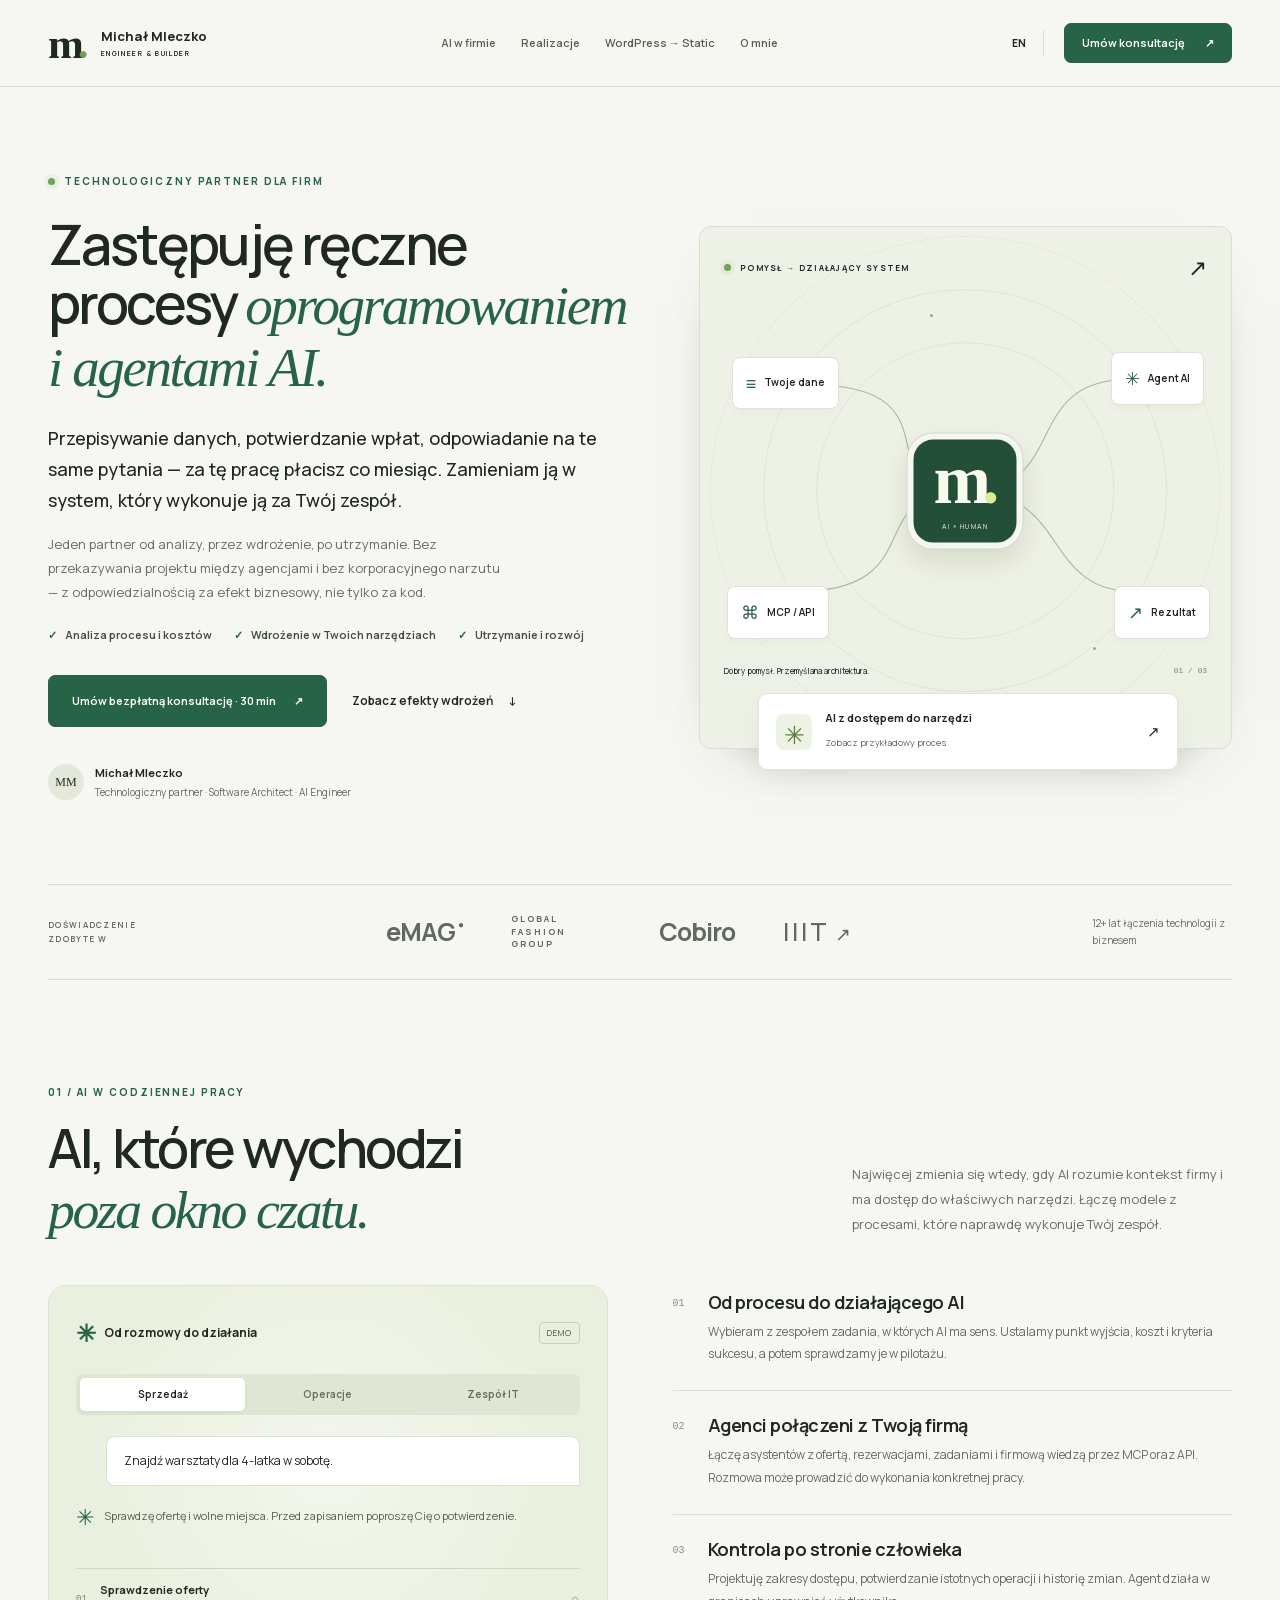
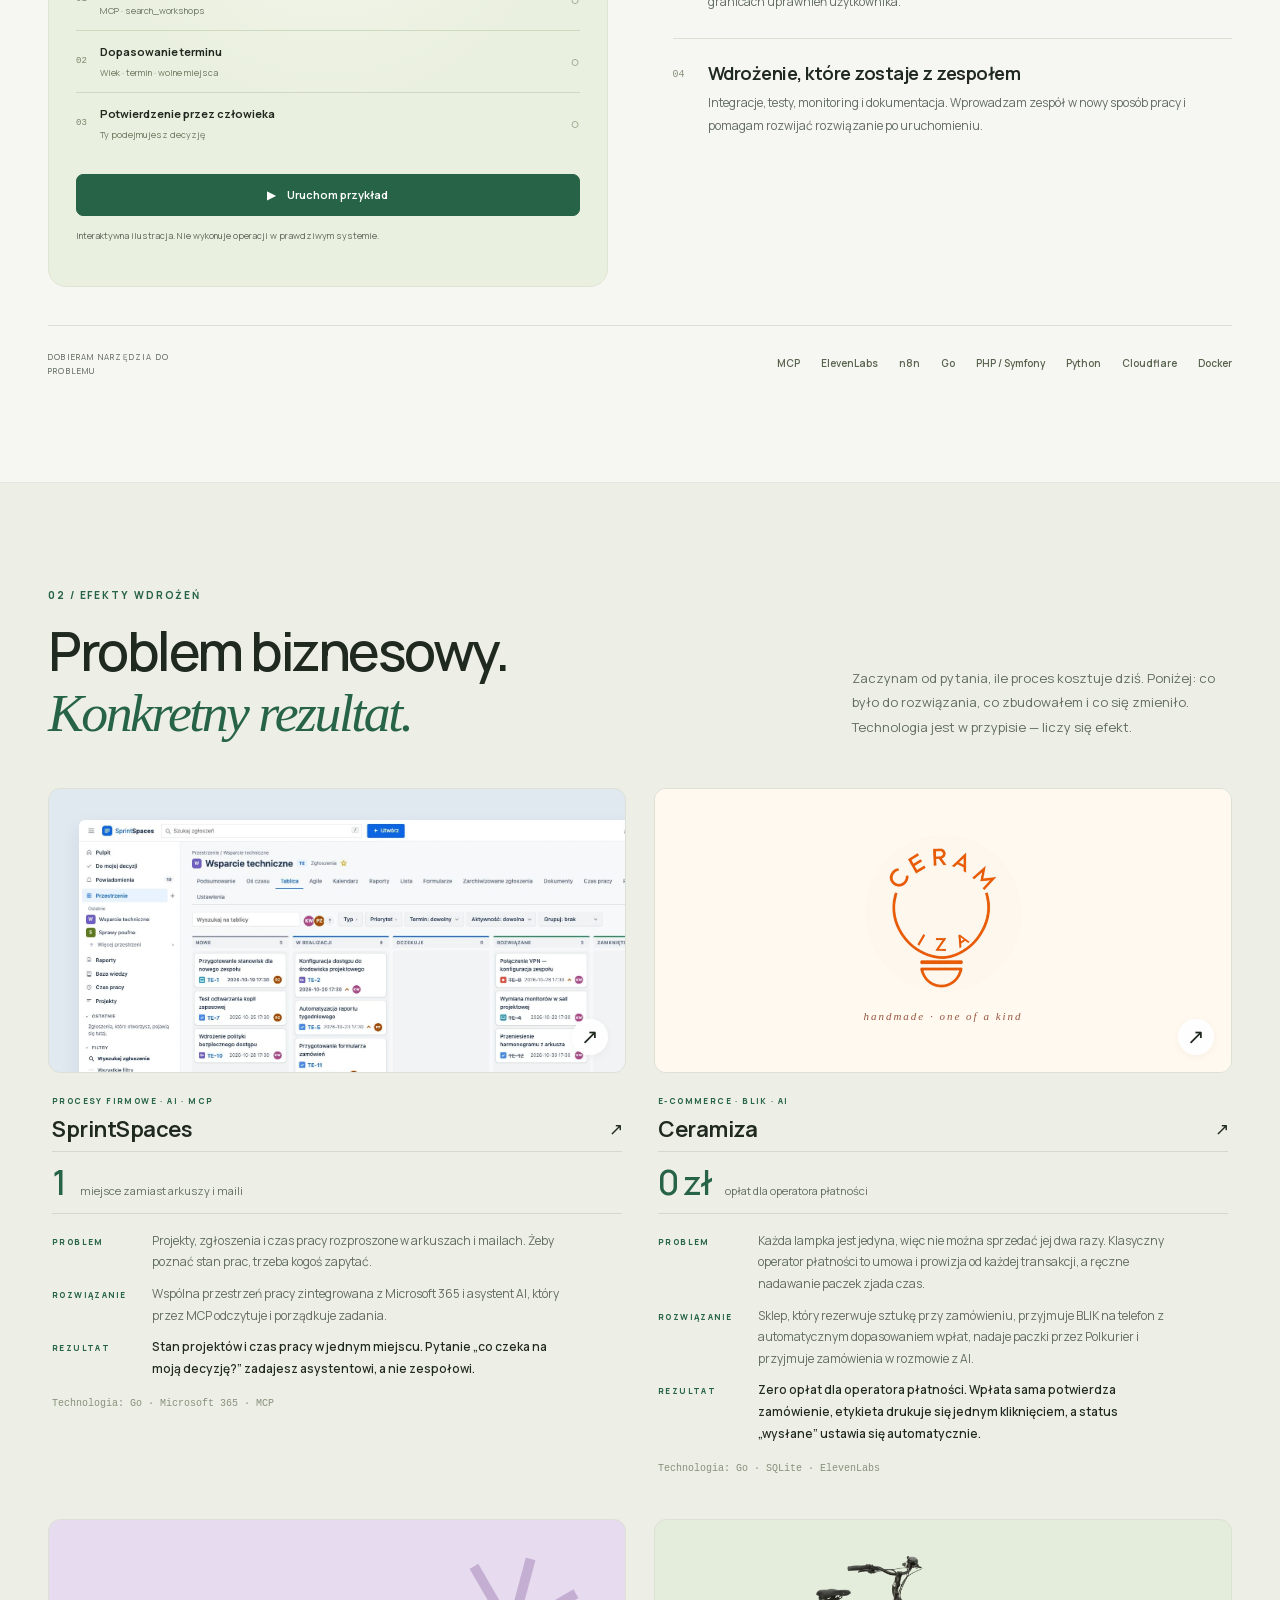
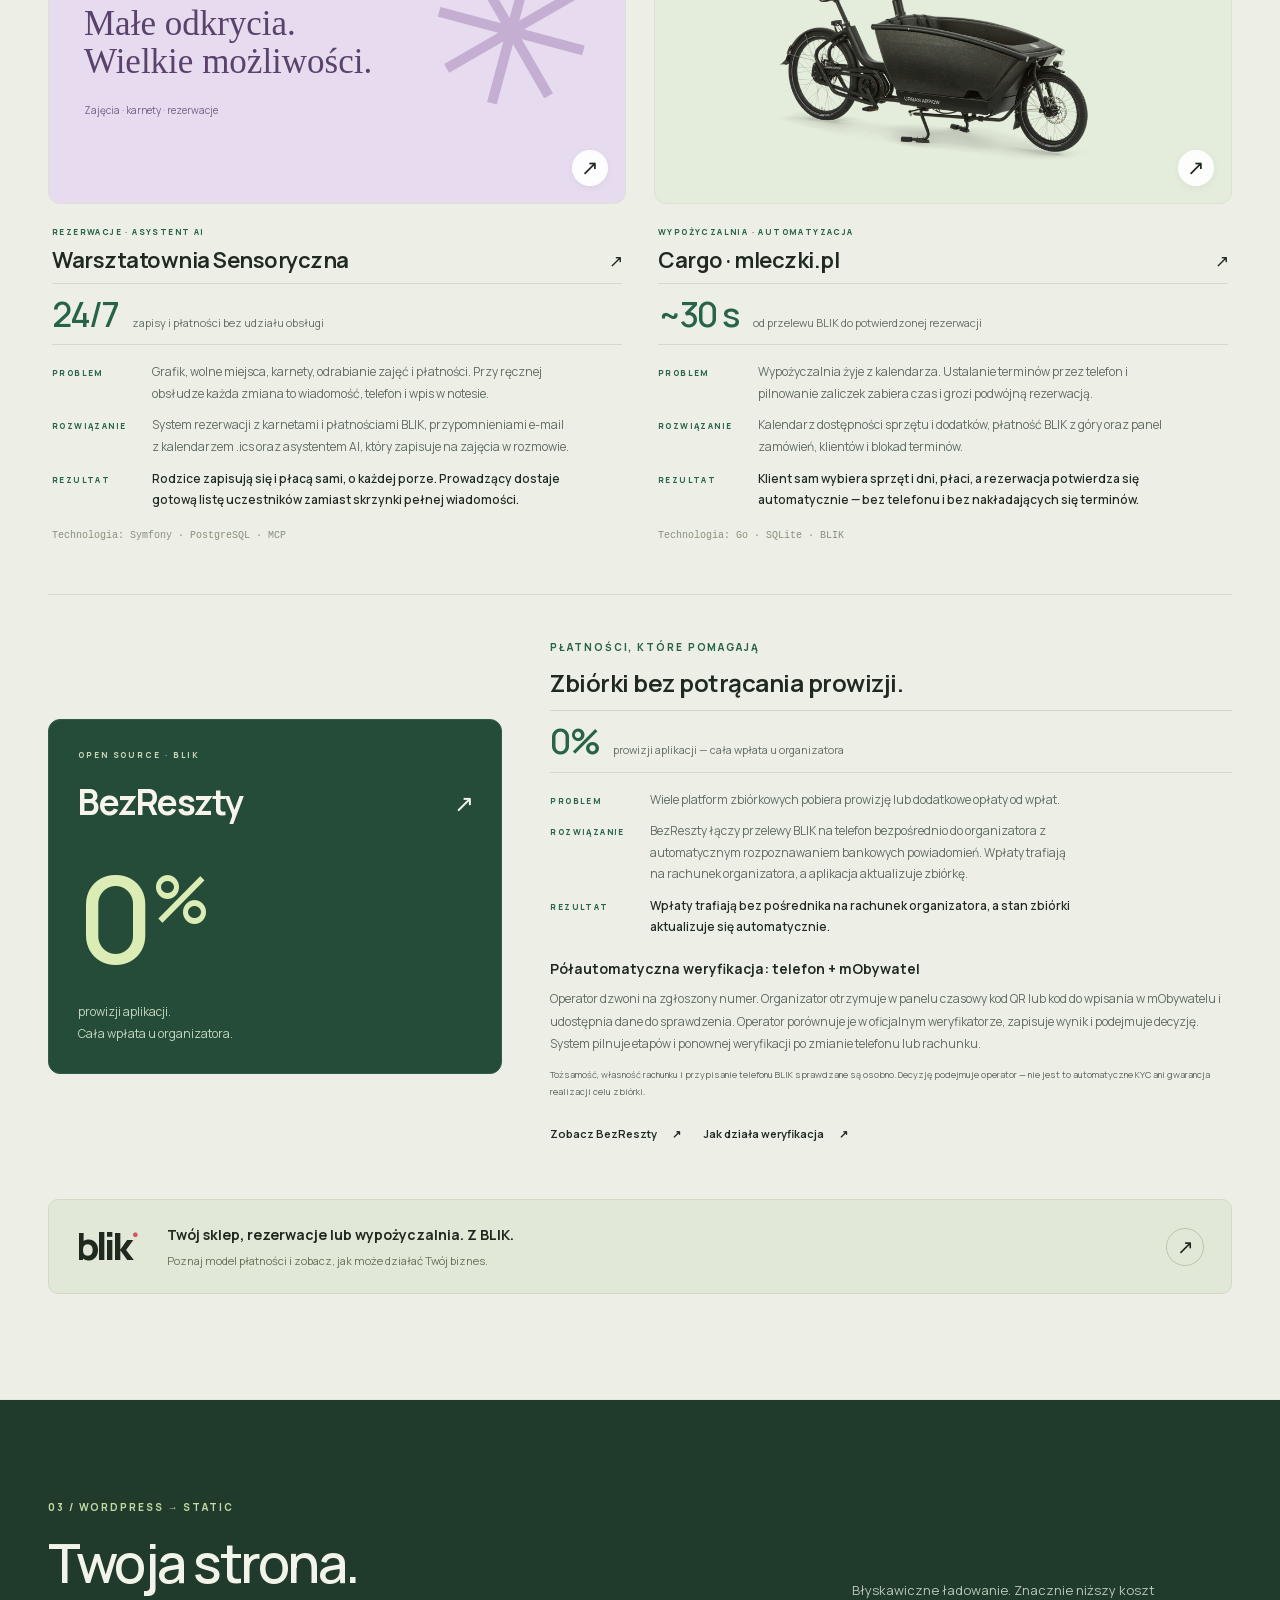
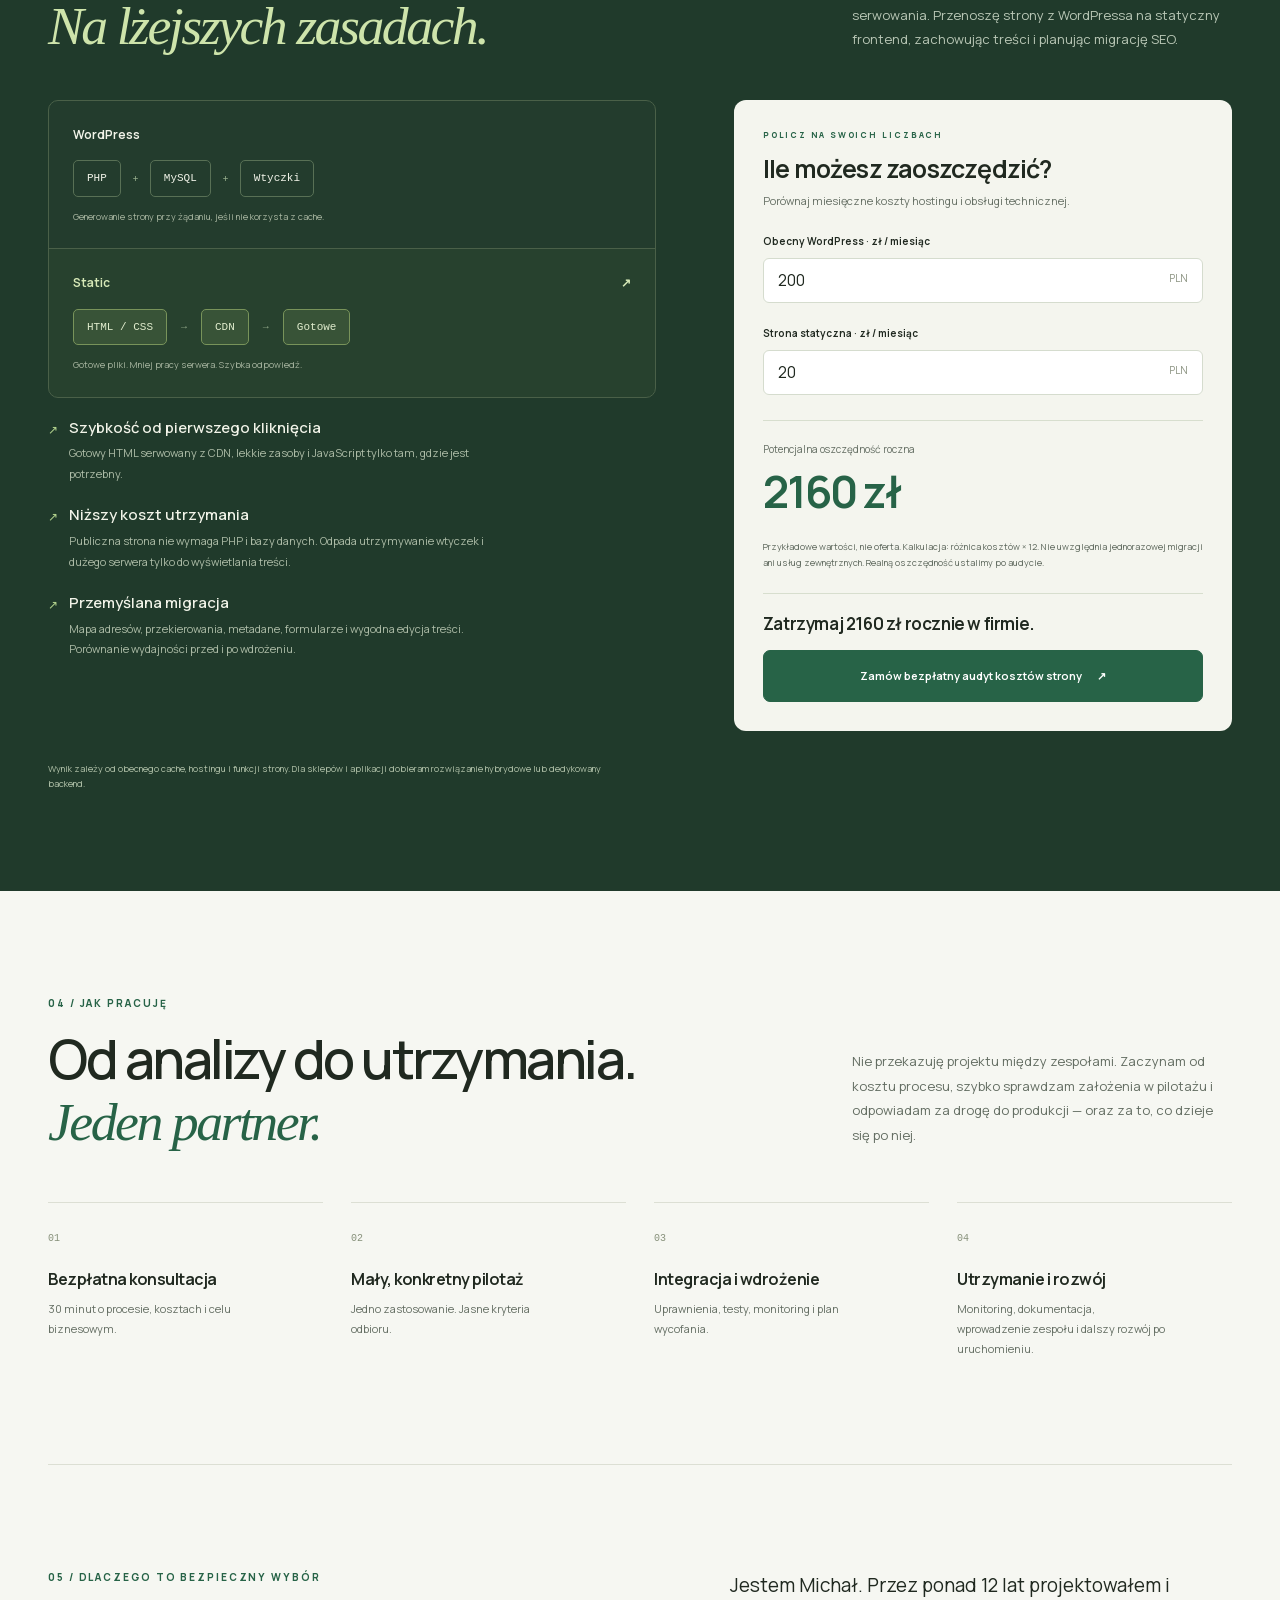
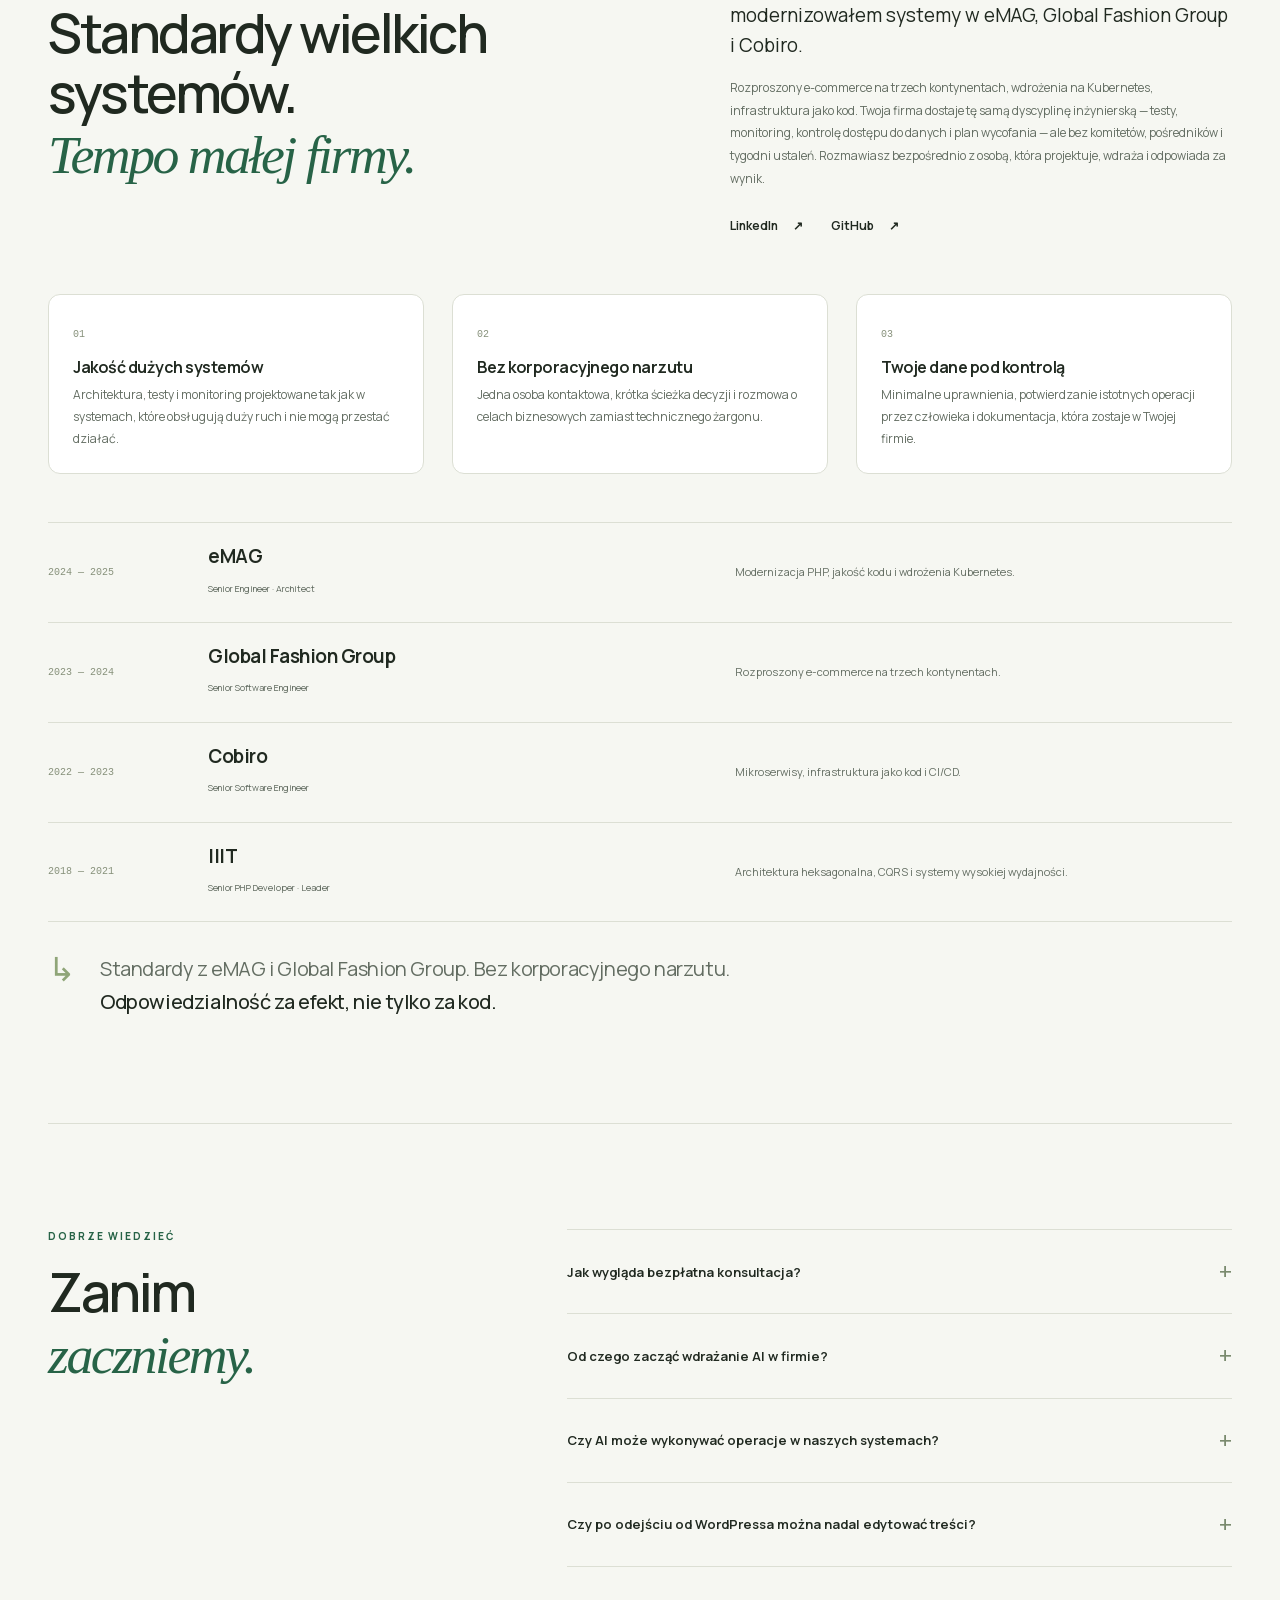
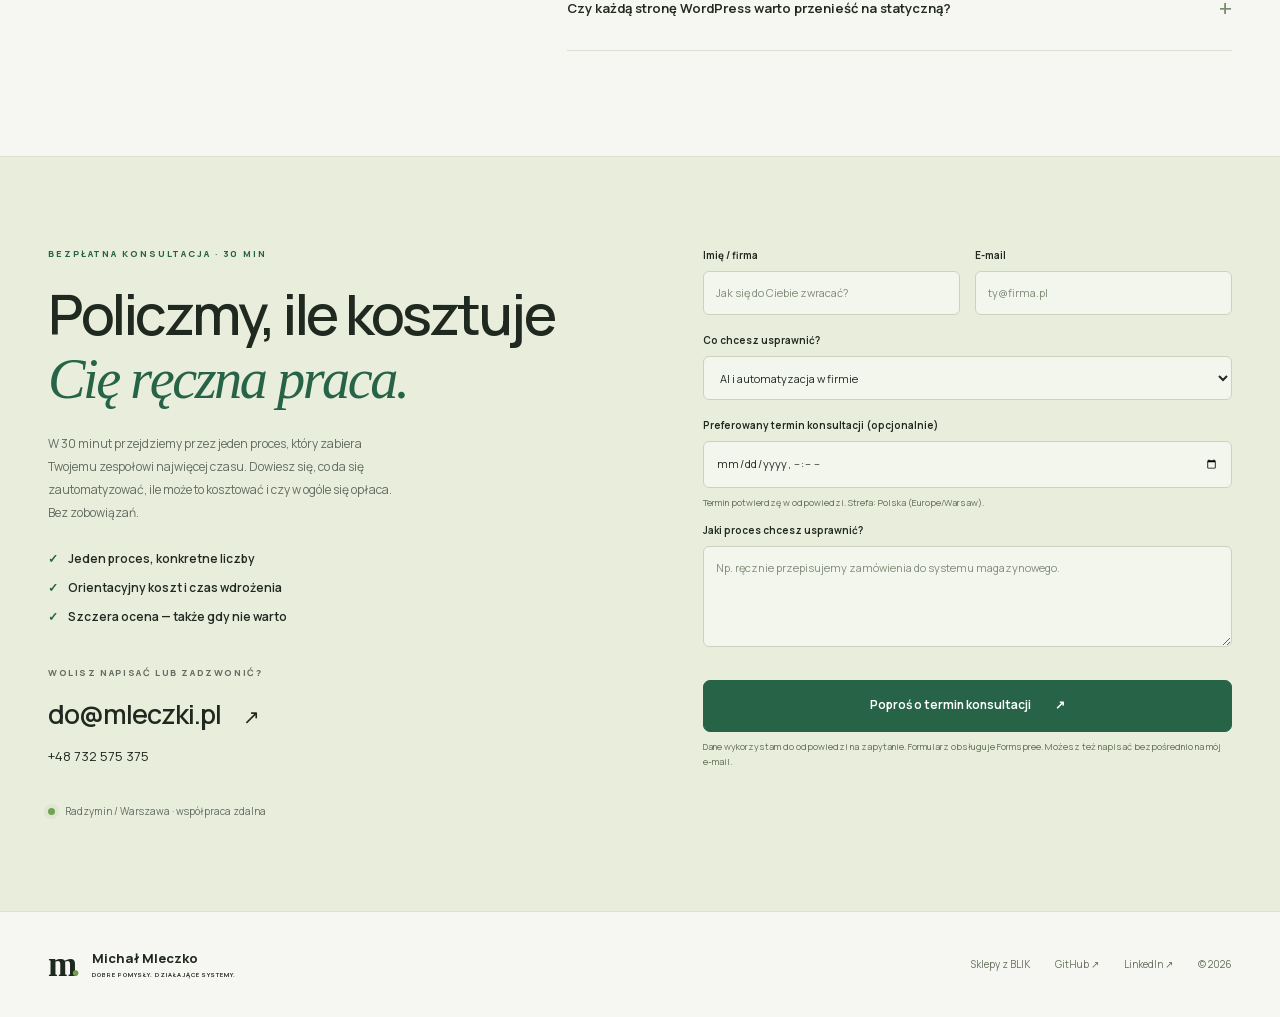
<file: index.html>
<!doctype html>
<html lang="pl">
<head>
<meta charset="utf-8">
<meta name="viewport" content="width=device-width, initial-scale=1">
<title>Michał Mleczko — AI w firmie, automatyzacja i szybkie strony</title>
<meta name="description" content="Zastępuję kosztowne, ręczne procesy dedykowanym oprogramowaniem i agentami AI. Technologiczny partner od analizy, przez wdrożenie, po utrzymanie: automatyzacje, MCP, sklepy z BLIK i szybkie strony bez WordPressa.">
<meta name="author" content="Michał Mleczko">
<meta name="theme-color" content="#f6f7f2">
<link rel="canonical" href="https://mleczakm.github.io/">
<link rel="alternate" hreflang="pl" href="https://mleczakm.github.io/">
<link rel="alternate" hreflang="en" href="https://mleczakm.github.io/en/">
<link rel="alternate" hreflang="x-default" href="https://mleczakm.github.io/">
<meta property="og:type" content="website">
<meta property="og:title" content="Michał Mleczko — AI w firmie, automatyzacja i szybkie strony">
<meta property="og:description" content="Zastępuję kosztowne, ręczne procesy dedykowanym oprogramowaniem i agentami AI. Technologiczny partner od analizy, przez wdrożenie, po utrzymanie: automatyzacje, MCP, sklepy z BLIK i szybkie strony bez WordPressa.">
<meta property="og:url" content="https://mleczakm.github.io/">
<meta property="og:locale" content="pl_PL">
<meta property="og:image" content="https://mleczakm.github.io/assets/social-pl.png">
<meta property="og:image:width" content="1200">
<meta property="og:image:height" content="630">
<meta name="twitter:card" content="summary_large_image">
<meta name="twitter:title" content="Michał Mleczko — AI w firmie, automatyzacja i szybkie strony">
<meta name="twitter:description" content="Zastępuję kosztowne, ręczne procesy dedykowanym oprogramowaniem i agentami AI. Technologiczny partner od analizy, przez wdrożenie, po utrzymanie: automatyzacje, MCP, sklepy z BLIK i szybkie strony bez WordPressa.">
<meta name="twitter:image" content="https://mleczakm.github.io/assets/social-pl.png">
<link rel="icon" href="/assets/favicon.svg" type="image/svg+xml">
<link rel="stylesheet" href="/assets/site.css">
<script src="/assets/site.js" defer>
</script>
<script type="application/ld+json">{"@context": "https://schema.org", "@type": "Person", "name": "Michał Mleczko", "url": "https://mleczakm.github.io/", "jobTitle": "Software Architect & AI Engineer", "email": "do@mleczki.pl", "sameAs": ["https://github.com/mleczakm", "https://linkedin.com/in/michal-mleczko/"], "knowsAbout": ["AI integration", "MCP", "Software architecture", "E-commerce", "Static websites", "DevOps"]}</script>
</head>
<body>
<a class="skip-link" href="#main">Przejdź do treści</a>
<header class="site-header">
<div class="container nav-wrap">
<a class="wordmark" href="/" aria-label="Michał Mleczko — strona główna">
<span class="monogram" aria-hidden="true">m<span>.</span>
</span>
<span>Michał Mleczko<small>ENGINEER & BUILDER</small>
</span>
</a>
<nav class="desktop-nav" aria-label="Nawigacja główna">
<a href="#ai">AI w firmie</a>
<a href="#projects">Realizacje</a>
<a href="#wordpress">WordPress → Static</a>
<a href="#about">O mnie</a>
</nav>
<div class="nav-actions">
<a class="language-link" href="/en/" lang="en" hreflang="en" aria-label="Switch to English">EN</a>
<a href="#contact" class="button button-small">Umów konsultację <span aria-hidden="true">↗</span>
</a>
<button class="menu-toggle" aria-expanded="false" aria-controls="mobile-nav" aria-label="Otwórz menu">
<span>
</span>
<span>
</span>
</button>
</div>
</div>
<nav id="mobile-nav" class="mobile-nav container" aria-label="Nawigacja mobilna" hidden>
<a href="#ai">AI w firmie</a>
<a href="#projects">Realizacje</a>
<a href="#wordpress">WordPress → Static</a>
<a href="#about">O mnie</a>
<a href="/platnosci-blik/">Sklepy z BLIK</a>
</nav>
</header>
<main id="main">
<section class="hero container">
<div class="hero-copy">
<p class="eyebrow">
<span class="status-dot">
</span> TECHNOLOGICZNY PARTNER DLA FIRM</p>
<h1 class="value-title">Zastępuję ręczne procesy <span class="serif">oprogramowaniem i agentami AI.</span>
</h1>
<p class="hero-lead">Przepisywanie danych, potwierdzanie wpłat, odpowiadanie na te same pytania — za tę pracę płacisz co miesiąc. Zamieniam ją w system, który wykonuje ją za Twój zespół.</p>
<p class="hero-detail">Jeden partner od analizy, przez wdrożenie, po utrzymanie. Bez przekazywania projektu między agencjami i bez korporacyjnego narzutu — z odpowiedzialnością za efekt biznesowy, nie tylko za kod.</p>
<ul class="hero-proof">
<li>Analiza procesu i kosztów</li>
<li>Wdrożenie w Twoich narzędziach</li>
<li>Utrzymanie i rozwój</li>
</ul>
<div class="hero-actions">
<a class="button" href="#contact">Umów bezpłatną konsultację · 30 min <span aria-hidden="true">↗</span>
</a>
<a class="text-link" href="#projects">Zobacz efekty wdrożeń <span aria-hidden="true">↓</span>
</a>
</div>
<div class="hero-signature">
<span class="avatar" aria-hidden="true">MM</span>
<p>
<strong>Michał Mleczko</strong>
<span>Technologiczny partner · Software Architect · AI Engineer</span>
</p>
</div>
</div>
<div class="system-visual">
<div class="visual-top">
<span>
<span class="status-dot">
</span> POMYSŁ → DZIAŁAJĄCY SYSTEM</span>
<span aria-hidden="true">↗</span>
</div>
<div class="orbit-scene" aria-hidden="true">
<div class="orbit orbit-one">
</div>
<div class="orbit orbit-two">
</div>
<div class="orbit orbit-three">
</div>
<svg class="beams" viewBox="0 0 500 380" fill="none">
<path d="M100 90C250 90 150 190 250 190S300 85 405 85M90 285C220 285 150 190 250 190S320 285 410 285"/>
<path class="beam-active" d="M100 90C250 90 150 190 250 190S320 285 410 285"/>
</svg>
<div class="core">
<span>m<span class="core-dot">.</span>
</span>
<small>AI × HUMAN</small>
</div>
<span class="orbit-node node-data">
<b>≡</b>Twoje dane</span>
<span class="orbit-node node-ai">
<b>✳</b>Agent AI</span>
<span class="orbit-node node-tools">
<b>⌘</b>MCP / API</span>
<span class="orbit-node node-result">
<b>↗</b>Rezultat</span>
<span class="orbit-spark spark-one">
</span>
<span class="orbit-spark spark-two">
</span>
</div>
<div class="visual-bottom">
<span class="visual-caption">Dobry pomysł. Przemyślana architektura.</span>
<span class="visual-number">01 / 03</span>
</div>
<a class="floating-note" href="#ai">
<span class="note-icon" aria-hidden="true">✳</span>
<span>
<strong>AI z dostępem do narzędzi</strong>
<small>Zobacz przykładowy proces</small>
</span>
<span aria-hidden="true">↗</span>
</a>
</div>
</section>
<div class="credibility container">
<span>DOŚWIADCZENIE ZDOBYTE W</span>
<div>
<strong>eMAG<span class="brand-dot">●</span>
</strong>
<strong class="gfg">GLOBAL FASHION GROUP</strong>
<strong>Cobiro</strong>
<strong class="iiit">IIIT<span>↗</span>
</strong>
</div>
<p>12+ lat łączenia technologii z biznesem</p>
</div>
<section id="ai" class="section container">
<div class="section-heading">
<div>
<p class="eyebrow">01 / AI W CODZIENNEJ PRACY</p>
<h2>AI, które wychodzi<br>
<span class="serif">poza okno czatu.</span>
</h2>
</div>
<p>Najwięcej zmienia się wtedy, gdy AI rozumie kontekst firmy i ma dostęp do właściwych narzędzi. Łączę modele z procesami, które naprawdę wykonuje Twój zespół.</p>
</div>
<div class="ai-grid">
<div class="demo-panel spotlight">
<div class="demo-top">
<span class="demo-brand">
<span aria-hidden="true">✳</span> Od rozmowy do działania</span>
<span class="demo-badge">DEMO</span>
</div>
<div class="demo-tabs" role="group" aria-label="Przykład zastosowania AI">
<button data-scenario="sales" aria-pressed="true">Sprzedaż</button>
<button data-scenario="operations" aria-pressed="false">Operacje</button>
<button data-scenario="engineering" aria-pressed="false">Zespół IT</button>
</div>
<div class="demo-conversation">
<p class="user-prompt" id="demo-prompt">Znajdź warsztaty dla 4-latka w sobotę.</p>
<div class="assistant-reply">
<span class="assistant-icon" aria-hidden="true">✳</span>
<p id="demo-reply">Sprawdzę ofertę i wolne miejsca. Przed zapisaniem poproszę Cię o potwierdzenie.</p>
</div>
<ol class="workflow-steps" id="workflow-steps">
<li>
<span>01</span>
<div>
<strong>Sprawdzenie oferty</strong>
<small>MCP · search_workshops</small>
</div>
<span class="step-state" aria-hidden="true">○</span>
</li>
<li>
<span>02</span>
<div>
<strong>Dopasowanie terminu</strong>
<small>Wiek · termin · wolne miejsca</small>
</div>
<span class="step-state" aria-hidden="true">○</span>
</li>
<li>
<span>03</span>
<div>
<strong>Potwierdzenie przez człowieka</strong>
<small>Ty podejmujesz decyzję</small>
</div>
<span class="step-state" aria-hidden="true">○</span>
</li>
</ol>
<button id="demo-run" class="button demo-run">
<span aria-hidden="true">▶</span> <span>Uruchom przykład</span>
</button>
<p id="demo-status" class="demo-status" role="status">Interaktywna ilustracja. Nie wykonuje operacji w prawdziwym systemie.</p>
</div>
</div>
<div class="service-list">
<article class="service-row">
<span class="index">01</span>
<div>
<h3>Od procesu do działającego AI</h3>
<p>Wybieram z zespołem zadania, w których AI ma sens. Ustalamy punkt wyjścia, koszt i kryteria sukcesu, a potem sprawdzamy je w pilotażu.</p>
</div>
</article>
<article class="service-row">
<span class="index">02</span>
<div>
<h3>Agenci połączeni z Twoją firmą</h3>
<p>Łączę asystentów z ofertą, rezerwacjami, zadaniami i firmową wiedzą przez MCP oraz API. Rozmowa może prowadzić do wykonania konkretnej pracy.</p>
</div>
</article>
<article class="service-row">
<span class="index">03</span>
<div>
<h3>Kontrola po stronie człowieka</h3>
<p>Projektuję zakresy dostępu, potwierdzanie istotnych operacji i historię zmian. Agent działa w granicach uprawnień użytkownika.</p>
</div>
</article>
<article class="service-row">
<span class="index">04</span>
<div>
<h3>Wdrożenie, które zostaje z zespołem</h3>
<p>Integracje, testy, monitoring i dokumentacja. Wprowadzam zespół w nowy sposób pracy i pomagam rozwijać rozwiązanie po uruchomieniu.</p>
</div>
</article>
</div>
</div>
<div class="stack-line" id="skills">
<span>DOBIERAM NARZĘDZIA DO PROBLEMU</span>
<div>
<span>MCP</span>
<span>ElevenLabs</span>
<span>n8n</span>
<span>Go</span>
<span>PHP / Symfony</span>
<span>Python</span>
<span>Cloudflare</span>
<span>Docker</span>
</div>
</div>
</section>
<section id="projects" class="section projects-section">
<div class="container">
<div class="section-heading">
<div>
<p class="eyebrow">02 / EFEKTY WDROŻEŃ</p>
<h2>Problem biznesowy.<br>
<span class="serif">Konkretny rezultat.</span>
</h2>
</div>
<p>Zaczynam od pytania, ile proces kosztuje dziś. Poniżej: co było do rozwiązania, co zbudowałem i co się zmieniło. Technologia jest w przypisie — liczy się efekt.</p>
</div>
<div class="project-grid">
<article class="project-card">
<a class="project-visual sprint" href="https://sprintspaces.github.io/" target="_blank" rel="noopener noreferrer" aria-label="Otwórz SprintSpaces (nowa karta)">
<img src="/assets/sprintspaces.webp" width="1554" height="1023" loading="lazy" alt="Tablica SprintSpaces z przykładowymi zadaniami">
<span class="project-open" aria-hidden="true">↗</span>
</a>
<div class="project-info">
<p class="eyebrow">PROCESY FIRMOWE · AI · MCP</p>
<h3>
<a href="https://sprintspaces.github.io/" target="_blank" rel="noopener noreferrer">SprintSpaces <span aria-hidden="true">↗</span>
</a>
</h3>
<div class="case-kpi">
<strong>1</strong>
<span>miejsce zamiast arkuszy i maili</span>
</div>
<dl class="case-steps">
<div>
<dt>Problem</dt>
<dd>Projekty, zgłoszenia i czas pracy rozproszone w arkuszach i mailach. Żeby poznać stan prac, trzeba kogoś zapytać.</dd>
</div>
<div>
<dt>Rozwiązanie</dt>
<dd>Wspólna przestrzeń pracy zintegrowana z Microsoft 365 i asystent AI, który przez MCP odczytuje i porządkuje zadania.</dd>
</div>
<div>
<dt>Rezultat</dt>
<dd>Stan projektów i czas pracy w jednym miejscu. Pytanie „co czeka na moją decyzję?” zadajesz asystentowi, a nie zespołowi.</dd>
</div>
</dl>
<div class="case-stack">Technologia: Go · Microsoft 365 · MCP</div>
</div>
</article>
<article class="project-card">
<a class="project-visual ceramiza" href="https://ceramiza.pl" target="_blank" rel="noopener noreferrer" aria-label="Otwórz Ceramiza (nowa karta)">
<div class="ceramiza-art">
<img src="/assets/ceramiza.jpg" width="450" height="450" loading="lazy" alt="Ceramiza">
<span class="art-caption">handmade · one of a kind</span>
</div>
<span class="project-open" aria-hidden="true">↗</span>
</a>
<div class="project-info">
<p class="eyebrow">E-COMMERCE · BLIK · AI</p>
<h3>
<a href="https://ceramiza.pl" target="_blank" rel="noopener noreferrer">Ceramiza <span aria-hidden="true">↗</span>
</a>
</h3>
<div class="case-kpi">
<strong>0 zł</strong>
<span>opłat dla operatora płatności</span>
</div>
<dl class="case-steps">
<div>
<dt>Problem</dt>
<dd>Każda lampka jest jedyna, więc nie można sprzedać jej dwa razy. Klasyczny operator płatności to umowa i prowizja od każdej transakcji, a ręczne nadawanie paczek zjada czas.</dd>
</div>
<div>
<dt>Rozwiązanie</dt>
<dd>Sklep, który rezerwuje sztukę przy zamówieniu, przyjmuje BLIK na telefon z automatycznym dopasowaniem wpłat, nadaje paczki przez Polkurier i przyjmuje zamówienia w rozmowie z AI.</dd>
</div>
<div>
<dt>Rezultat</dt>
<dd>Zero opłat dla operatora płatności. Wpłata sama potwierdza zamówienie, etykieta drukuje się jednym kliknięciem, a status „wysłane” ustawia się automatycznie.</dd>
</div>
</dl>
<div class="case-stack">Technologia: Go · SQLite · ElevenLabs</div>
</div>
</article>
<article class="project-card">
<a class="project-visual kiddo" href="https://warsztatowniasensoryczna.pl" target="_blank" rel="noopener noreferrer" aria-label="Otwórz Warsztatownia Sensoryczna (nowa karta)">
<div class="workshop-art">
<div class="workshop-flower" aria-hidden="true">✳</div>
<strong>Małe odkrycia.<br>Wielkie możliwości.</strong>
<span>Zajęcia · karnety · rezerwacje</span>
</div>
<span class="project-open" aria-hidden="true">↗</span>
</a>
<div class="project-info">
<p class="eyebrow">REZERWACJE · ASYSTENT AI</p>
<h3>
<a href="https://warsztatowniasensoryczna.pl" target="_blank" rel="noopener noreferrer">Warsztatownia Sensoryczna <span aria-hidden="true">↗</span>
</a>
</h3>
<div class="case-kpi">
<strong>24/7</strong>
<span>zapisy i płatności bez udziału obsługi</span>
</div>
<dl class="case-steps">
<div>
<dt>Problem</dt>
<dd>Grafik, wolne miejsca, karnety, odrabianie zajęć i płatności. Przy ręcznej obsłudze każda zmiana to wiadomość, telefon i wpis w notesie.</dd>
</div>
<div>
<dt>Rozwiązanie</dt>
<dd>System rezerwacji z karnetami i płatnościami BLIK, przypomnieniami e-mail z kalendarzem .ics oraz asystentem AI, który zapisuje na zajęcia w rozmowie.</dd>
</div>
<div>
<dt>Rezultat</dt>
<dd>Rodzice zapisują się i płacą sami, o każdej porze. Prowadzący dostaje gotową listę uczestników zamiast skrzynki pełnej wiadomości.</dd>
</div>
</dl>
<div class="case-stack">Technologia: Symfony · PostgreSQL · MCP</div>
</div>
</article>
<article class="project-card">
<a class="project-visual cargo" href="https://cargo.mleczki.pl" target="_blank" rel="noopener noreferrer" aria-label="Otwórz Cargo · mleczki.pl (nowa karta)">
<img src="/assets/cargo.webp" width="800" height="600" loading="lazy" alt="Rower cargo Urban Arrow Family">
<span class="project-open" aria-hidden="true">↗</span>
</a>
<div class="project-info">
<p class="eyebrow">WYPOŻYCZALNIA · AUTOMATYZACJA</p>
<h3>
<a href="https://cargo.mleczki.pl" target="_blank" rel="noopener noreferrer">Cargo · mleczki.pl <span aria-hidden="true">↗</span>
</a>
</h3>
<div class="case-kpi">
<strong>~30 s</strong>
<span>od przelewu BLIK do potwierdzonej rezerwacji</span>
</div>
<dl class="case-steps">
<div>
<dt>Problem</dt>
<dd>Wypożyczalnia żyje z kalendarza. Ustalanie terminów przez telefon i pilnowanie zaliczek zabiera czas i grozi podwójną rezerwacją.</dd>
</div>
<div>
<dt>Rozwiązanie</dt>
<dd>Kalendarz dostępności sprzętu i dodatków, płatność BLIK z góry oraz panel zamówień, klientów i blokad terminów.</dd>
</div>
<div>
<dt>Rezultat</dt>
<dd>Klient sam wybiera sprzęt i dni, płaci, a rezerwacja potwierdza się automatycznie — bez telefonu i bez nakładających się terminów.</dd>
</div>
</dl>
<div class="case-stack">Technologia: Go · SQLite · BLIK</div>
</div>
</article>
</div>
<article class="bezreszty-feature" id="bezreszty">
<a class="bezreszty-poster" href="https://bezreszty.org.pl" target="_blank" rel="noopener noreferrer" aria-label="Otwórz BezReszty (nowa karta)">
<span class="eyebrow">OPEN SOURCE · BLIK</span>
<strong>BezReszty<span aria-hidden="true">↗</span>
</strong>
<span class="zero-fee">0<span>%</span>
</span>
<span class="poster-foot">prowizji aplikacji.<br>Cała wpłata u organizatora.</span>
</a>
<div class="bezreszty-copy">
<p class="eyebrow">PŁATNOŚCI, KTÓRE POMAGAJĄ</p>
<h3>Zbiórki bez potrącania prowizji.</h3>
<div class="case-kpi">
<strong>0%</strong>
<span>prowizji aplikacji — cała wpłata u organizatora</span>
</div>
<dl class="case-steps">
<div>
<dt>Problem</dt>
<dd>Wiele platform zbiórkowych pobiera prowizję lub dodatkowe opłaty od wpłat.</dd>
</div>
<div>
<dt>Rozwiązanie</dt>
<dd>BezReszty łączy przelewy BLIK na telefon bezpośrednio do organizatora z automatycznym rozpoznawaniem bankowych powiadomień. Wpłaty trafiają na rachunek organizatora, a aplikacja aktualizuje zbiórkę.</dd>
</div>
<div>
<dt>Rezultat</dt>
<dd>Wpłaty trafiają bez pośrednika na rachunek organizatora, a stan zbiórki aktualizuje się automatycznie.</dd>
</div>
</dl>
<h4>Półautomatyczna weryfikacja: telefon + mObywatel</h4>
<p>Operator dzwoni na zgłoszony numer. Organizator otrzymuje w panelu czasowy kod QR lub kod do wpisania w mObywatelu i udostępnia dane do sprawdzenia. Operator porównuje je w oficjalnym weryfikatorze, zapisuje wynik i podejmuje decyzję. System pilnuje etapów i ponownej weryfikacji po zmianie telefonu lub rachunku.</p>
<p class="small-note">Tożsamość, własność rachunku i przypisanie telefonu BLIK sprawdzane są osobno. Decyzję podejmuje operator — nie jest to automatyczne KYC ani gwarancja realizacji celu zbiórki.</p>
<div class="about-links">
<a class="text-link" href="https://bezreszty.org.pl" target="_blank" rel="noopener noreferrer">Zobacz BezReszty <span aria-hidden="true">↗</span>
</a>
<a class="text-link" href="/platnosci-blik/#weryfikacja">Jak działa weryfikacja <span aria-hidden="true">↗</span>
</a>
</div>
</div>
</article>
<a href="/platnosci-blik/" class="blik-banner">
<span class="blik-symbol">blik<span>●</span>
</span>
<span>
<strong>Twój sklep, rezerwacje lub wypożyczalnia. Z BLIK.</strong>
<small>Poznaj model płatności i zobacz, jak może działać Twój biznes.</small>
</span>
<span class="circle-arrow" aria-hidden="true">↗</span>
</a>
</div>
</section>
<section id="wordpress" class="migration-section">
<div class="container">
<div class="section-heading">
<div>
<p class="eyebrow">03 / WORDPRESS → STATIC</p>
<h2>Twoja strona.<br>
<span class="serif">Na lżejszych zasadach.</span>
</h2>
</div>
<p>Błyskawiczne ładowanie. Znacznie niższy koszt serwowania. Przenoszę strony z WordPressa na statyczny frontend, zachowując treści i planując migrację SEO.</p>
</div>
<div class="migration-grid">
<div>
<div class="architecture-compare">
<div class="architecture-row">
<span class="arch-label">WordPress</span>
<div class="arch-parts">
<span>PHP</span>
<b>+</b>
<span>MySQL</span>
<b>+</b>
<span>Wtyczki</span>
</div>
<p>Generowanie strony przy żądaniu, jeśli nie korzysta z cache.</p>
</div>
<div class="architecture-row static-row">
<span class="arch-label">Static <span aria-hidden="true">↗</span>
</span>
<div class="arch-parts">
<span>HTML / CSS</span>
<b>→</b>
<span>CDN</span>
<b>→</b>
<span>Gotowe</span>
</div>
<p>Gotowe pliki. Mniej pracy serwera. Szybka odpowiedź.</p>
</div>
</div>
<div class="migration-benefits">
<article>
<h3>Szybkość od pierwszego kliknięcia</h3>
<p>Gotowy HTML serwowany z CDN, lekkie zasoby i JavaScript tylko tam, gdzie jest potrzebny.</p>
</article>
<article>
<h3>Niższy koszt utrzymania</h3>
<p>Publiczna strona nie wymaga PHP i bazy danych. Odpada utrzymywanie wtyczek i dużego serwera tylko do wyświetlania treści.</p>
</article>
<article>
<h3>Przemyślana migracja</h3>
<p>Mapa adresów, przekierowania, metadane, formularze i wygodna edycja treści. Porównanie wydajności przed i po wdrożeniu.</p>
</article>
</div>
</div>
<div class="savings-card">
<p class="eyebrow">POLICZ NA SWOICH LICZBACH</p>
<h3>Ile możesz zaoszczędzić?</h3>
<p>Porównaj miesięczne koszty hostingu i obsługi technicznej.</p>
<label for="wp-cost">Obecny WordPress · zł / miesiąc</label>
<div class="input-unit">
<input id="wp-cost" type="number" min="0" max="100000" step="1" value="200" inputmode="numeric">
<span>PLN</span>
</div>
<label for="static-cost">Strona statyczna · zł / miesiąc</label>
<div class="input-unit">
<input id="static-cost" type="number" min="0" max="100000" step="1" value="20" inputmode="numeric">
<span>PLN</span>
</div>
<div class="savings-result">
<span id="savings-label">Różnica w skali roku</span>
<output id="savings-value" for="wp-cost static-cost" aria-live="polite">2 160 zł</output>
</div>
<p class="small-note">Przykładowe wartości, nie oferta. Kalkulacja: różnica kosztów × 12. Nie uwzględnia jednorazowej migracji ani usług zewnętrznych. Realną oszczędność ustalimy po audycie.</p>
<div class="savings-cta">
<p class="savings-cta-lead" id="savings-cta" aria-live="polite">Zatrzymaj 2160 zł rocznie w firmie.</p>
<a href="#contact" class="button" data-topic="static" data-message="Proszę o bezpłatny audyt kosztów mojej strony. Adres strony: ">Zamów bezpłatny audyt kosztów strony <span aria-hidden="true">↗</span>
</a>
</div>
<noscript>
<p>Aby przeliczyć kwoty, włącz JavaScript.</p>
</noscript>
</div>
</div>
<p class="migration-note">Wynik zależy od obecnego cache, hostingu i funkcji strony. Dla sklepów i aplikacji dobieram rozwiązanie hybrydowe lub dedykowany backend.</p>
</div>
</section>
<section class="section container process-section">
<div class="section-heading">
<div>
<p class="eyebrow">04 / JAK PRACUJĘ</p>
<h2>Od analizy do utrzymania.<br>
<span class="serif">Jeden partner.</span>
</h2>
</div>
<p>Nie przekazuję projektu między zespołami. Zaczynam od kosztu procesu, szybko sprawdzam założenia w pilotażu i odpowiadam za drogę do produkcji — oraz za to, co dzieje się po niej.</p>
</div>
<div class="process-grid">
<article>
<span class="index">01</span>
<h3>Bezpłatna konsultacja</h3>
<p>30 minut o procesie, kosztach i celu biznesowym.</p>
</article>
<article>
<span class="index">02</span>
<h3>Mały, konkretny pilotaż</h3>
<p>Jedno zastosowanie. Jasne kryteria odbioru.</p>
</article>
<article>
<span class="index">03</span>
<h3>Integracja i wdrożenie</h3>
<p>Uprawnienia, testy, monitoring i plan wycofania.</p>
</article>
<article>
<span class="index">04</span>
<h3>Utrzymanie i rozwój</h3>
<p>Monitoring, dokumentacja, wprowadzenie zespołu i dalszy rozwój po uruchomieniu.</p>
</article>
</div>
</section>
<section id="about" class="section container about-section">
<div class="about-intro">
<div>
<p class="eyebrow">05 / DLACZEGO TO BEZPIECZNY WYBÓR</p>
<h2>Standardy wielkich systemów.<br>
<span class="serif">Tempo małej firmy.</span>
</h2>
</div>
<div>
<p class="about-lead">Jestem Michał. Przez ponad 12 lat projektowałem i modernizowałem systemy w eMAG, Global Fashion Group i Cobiro.</p>
<p>Rozproszony e-commerce na trzech kontynentach, wdrożenia na Kubernetes, infrastruktura jako kod. Twoja firma dostaje tę samą dyscyplinę inżynierską — testy, monitoring, kontrolę dostępu do danych i plan wycofania — ale bez komitetów, pośredników i tygodni ustaleń. Rozmawiasz bezpośrednio z osobą, która projektuje, wdraża i odpowiada za wynik.</p>
<div class="about-links">
<a class="text-link" href="https://linkedin.com/in/michal-mleczko/" target="_blank" rel="noopener noreferrer">LinkedIn <span aria-hidden="true">↗</span>
</a>
<a class="text-link" href="https://github.com/mleczakm" target="_blank" rel="noopener noreferrer">GitHub <span aria-hidden="true">↗</span>
</a>
</div>
</div>
</div>
<div class="assurance-grid">
<article>
<span class="index">01</span>
<h3>Jakość dużych systemów</h3>
<p>Architektura, testy i monitoring projektowane tak jak w systemach, które obsługują duży ruch i nie mogą przestać działać.</p>
</article>
<article>
<span class="index">02</span>
<h3>Bez korporacyjnego narzutu</h3>
<p>Jedna osoba kontaktowa, krótka ścieżka decyzji i rozmowa o celach biznesowych zamiast technicznego żargonu.</p>
</article>
<article>
<span class="index">03</span>
<h3>Twoje dane pod kontrolą</h3>
<p>Minimalne uprawnienia, potwierdzanie istotnych operacji przez człowieka i dokumentacja, która zostaje w Twojej firmie.</p>
</article>
</div>
<div class="career" id="experience">
<article class="career-row">
<span class="index">2024 — 2025</span>
<div>
<h3>eMAG</h3>
<span>Senior Engineer · Architect</span>
</div>
<p>Modernizacja PHP, jakość kodu i wdrożenia Kubernetes.</p>
</article>
<article class="career-row">
<span class="index">2023 — 2024</span>
<div>
<h3>Global Fashion Group</h3>
<span>Senior Software Engineer</span>
</div>
<p>Rozproszony e-commerce na trzech kontynentach.</p>
</article>
<article class="career-row">
<span class="index">2022 — 2023</span>
<div>
<h3>Cobiro</h3>
<span>Senior Software Engineer</span>
</div>
<p>Mikroserwisy, infrastruktura jako kod i CI/CD.</p>
</article>
<article class="career-row">
<span class="index">2018 — 2021</span>
<div>
<h3>IIIT</h3>
<span>Senior PHP Developer · Leader</span>
</div>
<p>Architektura heksagonalna, CQRS i systemy wysokiej wydajności.</p>
</article>
</div>
<div class="principle">
<span aria-hidden="true">↳</span>
<p>Standardy z eMAG i Global Fashion Group. Bez korporacyjnego narzutu.<br>
<strong>Odpowiedzialność za efekt, nie tylko za kod.</strong>
</p>
</div>
</section>
<section class="section container faq-section">
<div>
<p class="eyebrow">DOBRZE WIEDZIEĆ</p>
<h2>Zanim<br>
<span class="serif">zaczniemy.</span>
</h2>
</div>
<div>
<details>
<summary>Jak wygląda bezpłatna konsultacja?<span aria-hidden="true">+</span>
</summary>
<p>Rozmawiamy 30 minut online lub przez telefon o jednym procesie albo projekcie. Wcześniej możesz go krótko opisać w formularzu. Po rozmowie wiesz, od czego warto zacząć, jaki jest orientacyjny zakres i czy projekt ma sens ekonomiczny. Bez zobowiązań.</p>
</details>
<details>
<summary>Od czego zacząć wdrażanie AI w firmie?<span aria-hidden="true">+</span>
</summary>
<p>Od powtarzalnego procesu i danych, do których zespół ma dostęp. Wybieramy jedno zastosowanie, ustalamy sposób pomiaru jakości i kosztów, a następnie budujemy pilotaż. Dopiero jego wyniki są podstawą do szerszego wdrożenia.</p>
</details>
<details>
<summary>Czy AI może wykonywać operacje w naszych systemach?<span aria-hidden="true">+</span>
</summary>
<p>Tak, przez odpowiednio przygotowane API lub MCP. Zakres zależy od integracji: od wyszukiwania danych po tworzenie zadań czy rezerwacji. Ustalamy uprawnienia i operacje, które wymagają potwierdzenia użytkownika.</p>
</details>
<details>
<summary>Czy po odejściu od WordPressa można nadal edytować treści?<span aria-hidden="true">+</span>
</summary>
<p>Tak. Dobieramy edycję do zespołu: prosty CMS, pliki treści albo WordPress pozostawiony wyłącznie jako panel redakcyjny. Publiczna strona może być statyczna, a formularze i inne funkcje dynamiczne działać jako osobne integracje.</p>
</details>
<details>
<summary>Czy każdą stronę WordPress warto przenieść na statyczną?<span aria-hidden="true">+</span>
</summary>
<p>Nie każdą. To bardzo dobre rozwiązanie dla stron firmowych, landing pages i serwisów treściowych. Przy rozbudowanym sklepie lub panelu użytkownika dobieram architekturę hybrydową albo dedykowaną aplikację. Najpierw sprawdzam funkcje, ruch i koszt utrzymania.</p>
</details>
</div>
</section>
<section id="contact" class="contact-section">
<div class="container contact-grid">
<div>
<p class="eyebrow">BEZPŁATNA KONSULTACJA · 30 MIN</p>
<h2>Policzmy, ile kosztuje<br>
<span class="serif">Cię ręczna praca.</span>
</h2>
<p>W 30 minut przejdziemy przez jeden proces, który zabiera Twojemu zespołowi najwięcej czasu. Dowiesz się, co da się zautomatyzować, ile może to kosztować i czy w ogóle się opłaca. Bez zobowiązań.</p>
<ul class="consult-points">
<li>Jeden proces, konkretne liczby</li>
<li>Orientacyjny koszt i czas wdrożenia</li>
<li>Szczera ocena — także gdy nie warto</li>
</ul>
<p class="contact-alt">WOLISZ NAPISAĆ LUB ZADZWONIĆ?</p>
<a class="contact-email" href="mailto:do@mleczki.pl">do@mleczki.pl <span aria-hidden="true">↗</span>
</a>
<a class="contact-phone" href="tel:+48732575375">+48 732 575 375</a>
<p class="location">
<span class="status-dot">
</span> Radzymin / Warszawa · współpraca zdalna</p>
</div>
<form id="contact-form" action="https://formspree.io/f/xdavweok" method="POST">
<input type="hidden" name="_subject" value="Portfolio — prośba o konsultację">
<input type="hidden" name="language" value="pl">
<div class="honeypot" aria-hidden="true">
<label for="website">Website</label>
<input type="text" id="website" name="_gotcha" tabindex="-1" autocomplete="off">
</div>
<div class="form-row">
<div>
<label for="name">Imię / firma</label>
<input id="name" name="name" required maxlength="150" autocomplete="name" placeholder="Jak się do Ciebie zwracać?">
</div>
<div>
<label for="email">E-mail</label>
<input id="email" type="email" name="email" required maxlength="254" autocomplete="email" placeholder="ty@firma.pl">
</div>
</div>
<label for="topic">Co chcesz usprawnić?</label>
<select id="topic" name="topic">
<option value="AI">AI i automatyzacja w firmie</option>
<option value="commerce">Sklep, rezerwacje lub BLIK</option>
<option value="static">Migracja z WordPressa / audyt kosztów strony</option>
<option value="product">Produkt / architektura / inny pomysł</option>
</select>
<label for="preferred-date">Preferowany termin konsultacji (opcjonalnie)</label>
<input id="preferred-date" type="datetime-local" name="preferred_datetime">
<p class="form-note">Termin potwierdzę w odpowiedzi. Strefa: Polska (Europe/Warsaw).</p>
<label for="message">Jaki proces chcesz usprawnić?</label>
<textarea id="message" name="message" rows="4" required minlength="10" maxlength="5000" placeholder="Np. ręcznie przepisujemy zamówienia do systemu magazynowego.">
</textarea>
<button type="submit" class="button">Poproś o termin konsultacji <span aria-hidden="true">↗</span>
</button>
<p class="form-note">Dane wykorzystam do odpowiedzi na zapytanie. Formularz obsługuje Formspree. Możesz też napisać bezpośrednio na mój e-mail.</p>
<p id="form-status" role="status" aria-live="polite">
</p>
</form>
</div>
</section>
</main>
<footer class="container site-footer">
<a class="wordmark" href="/">
<span class="monogram" aria-hidden="true">m<span>.</span>
</span>
<span>Michał Mleczko<small>DOBRE POMYSŁY. DZIAŁAJĄCE SYSTEMY.</small>
</span>
</a>
<div>
<a href="/platnosci-blik/">Sklepy z BLIK</a>
<a href="https://github.com/mleczakm">GitHub <span aria-hidden="true">↗</span>
</a>
<a href="https://linkedin.com/in/michal-mleczko/">LinkedIn <span aria-hidden="true">↗</span>
</a>
<span>© 2026</span>
</div>
</footer>
</body>
</html>
</file>
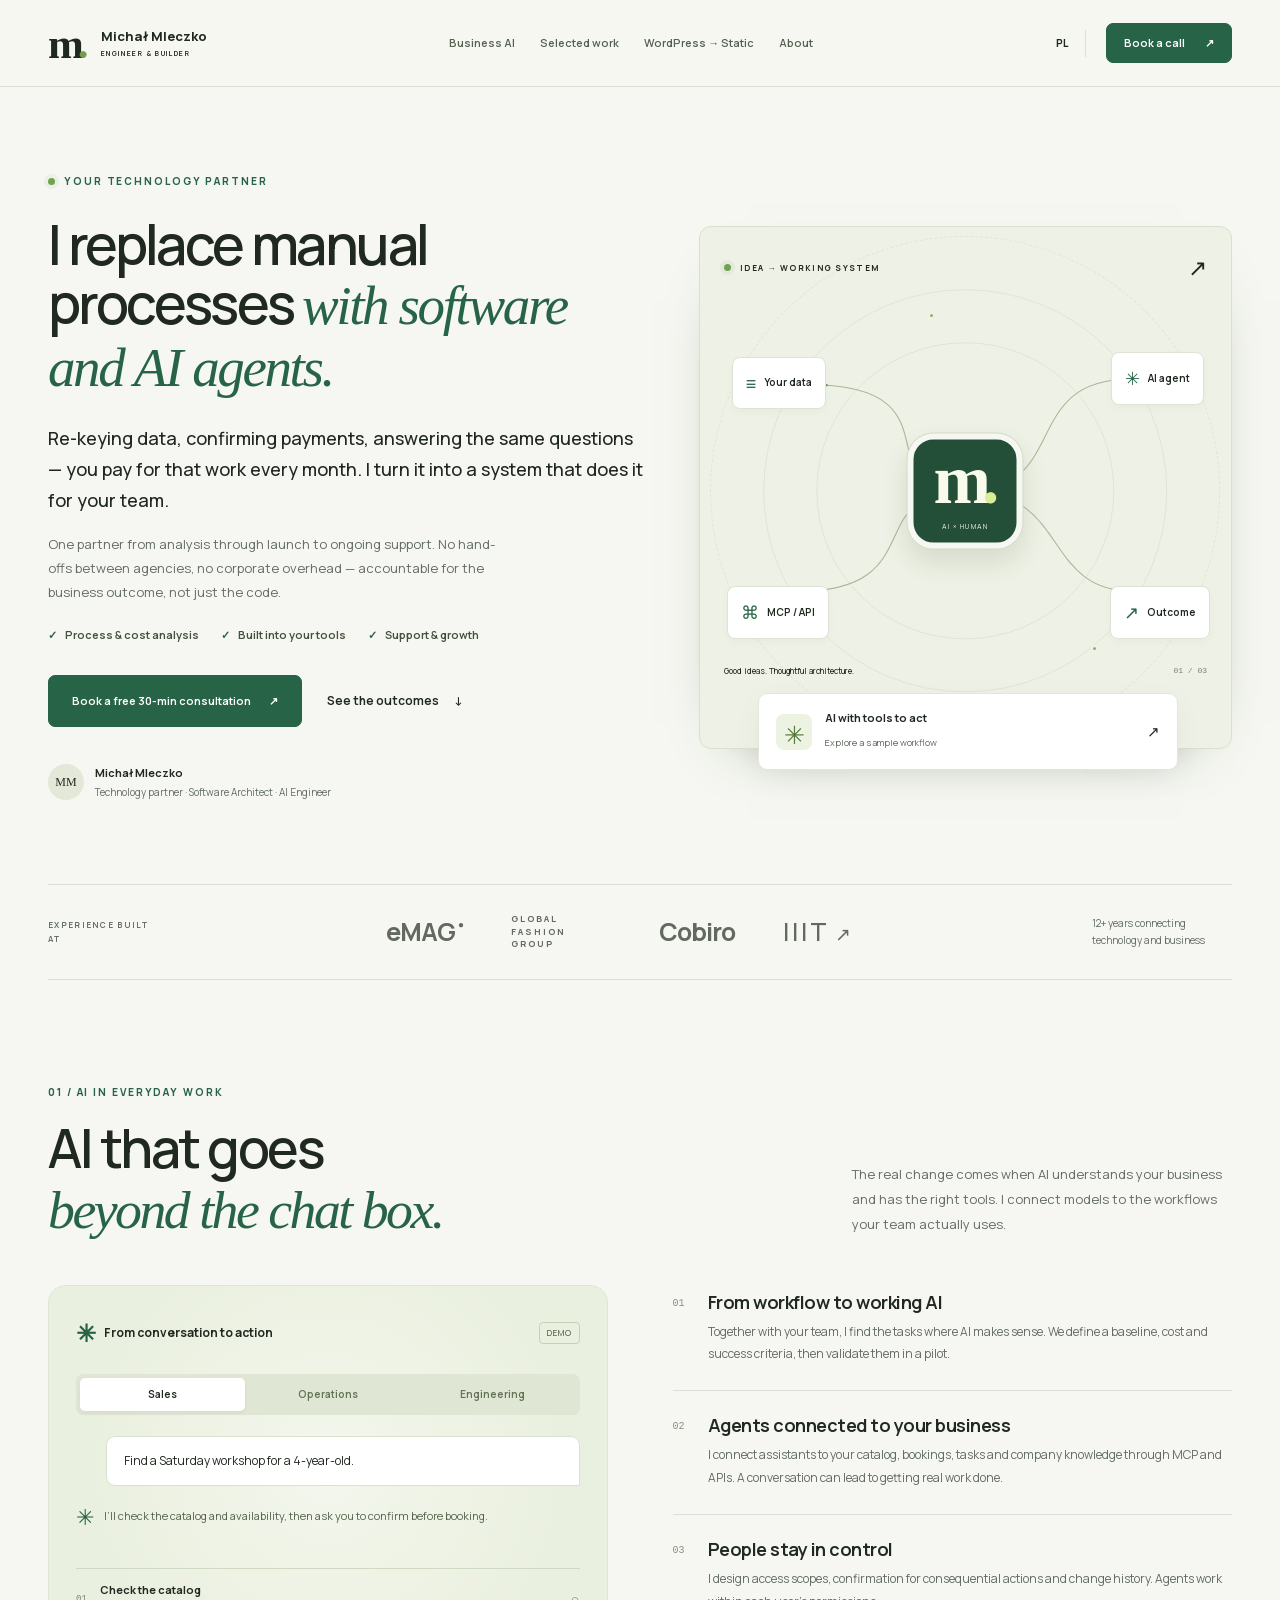
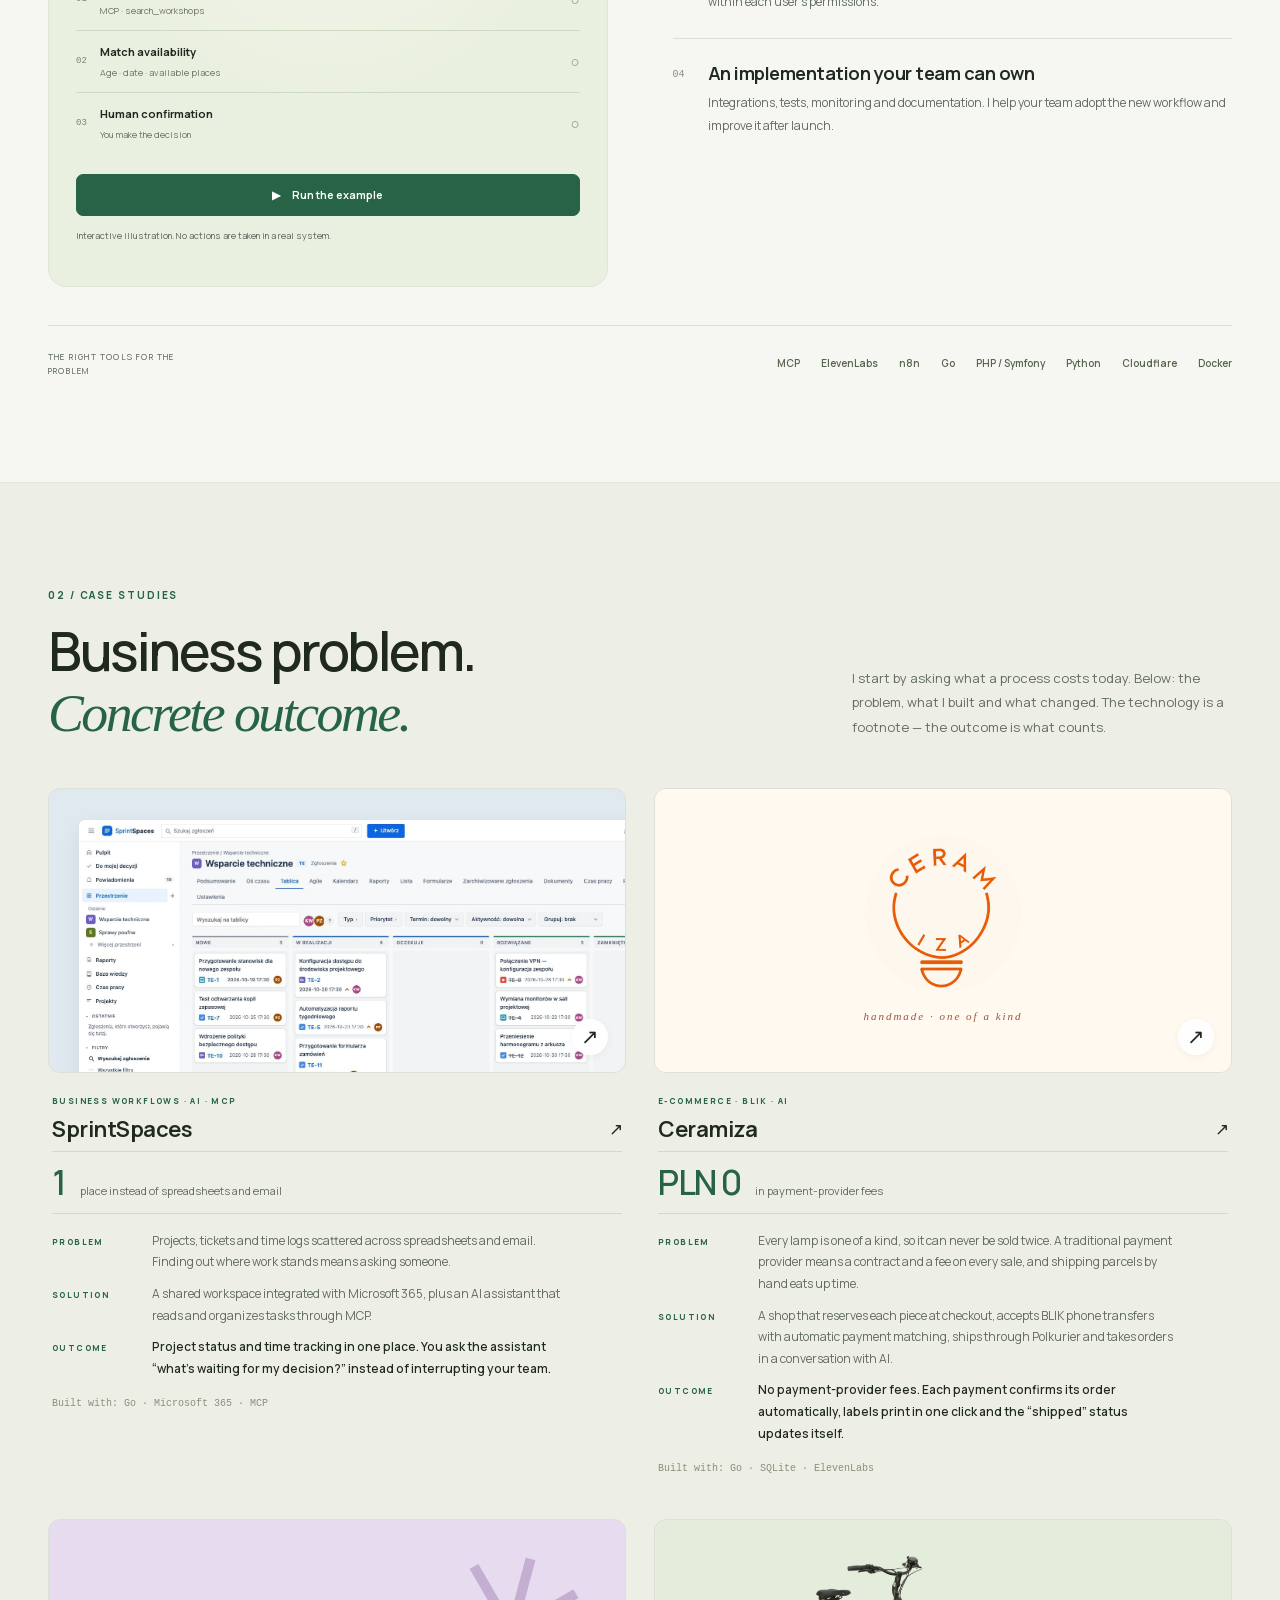
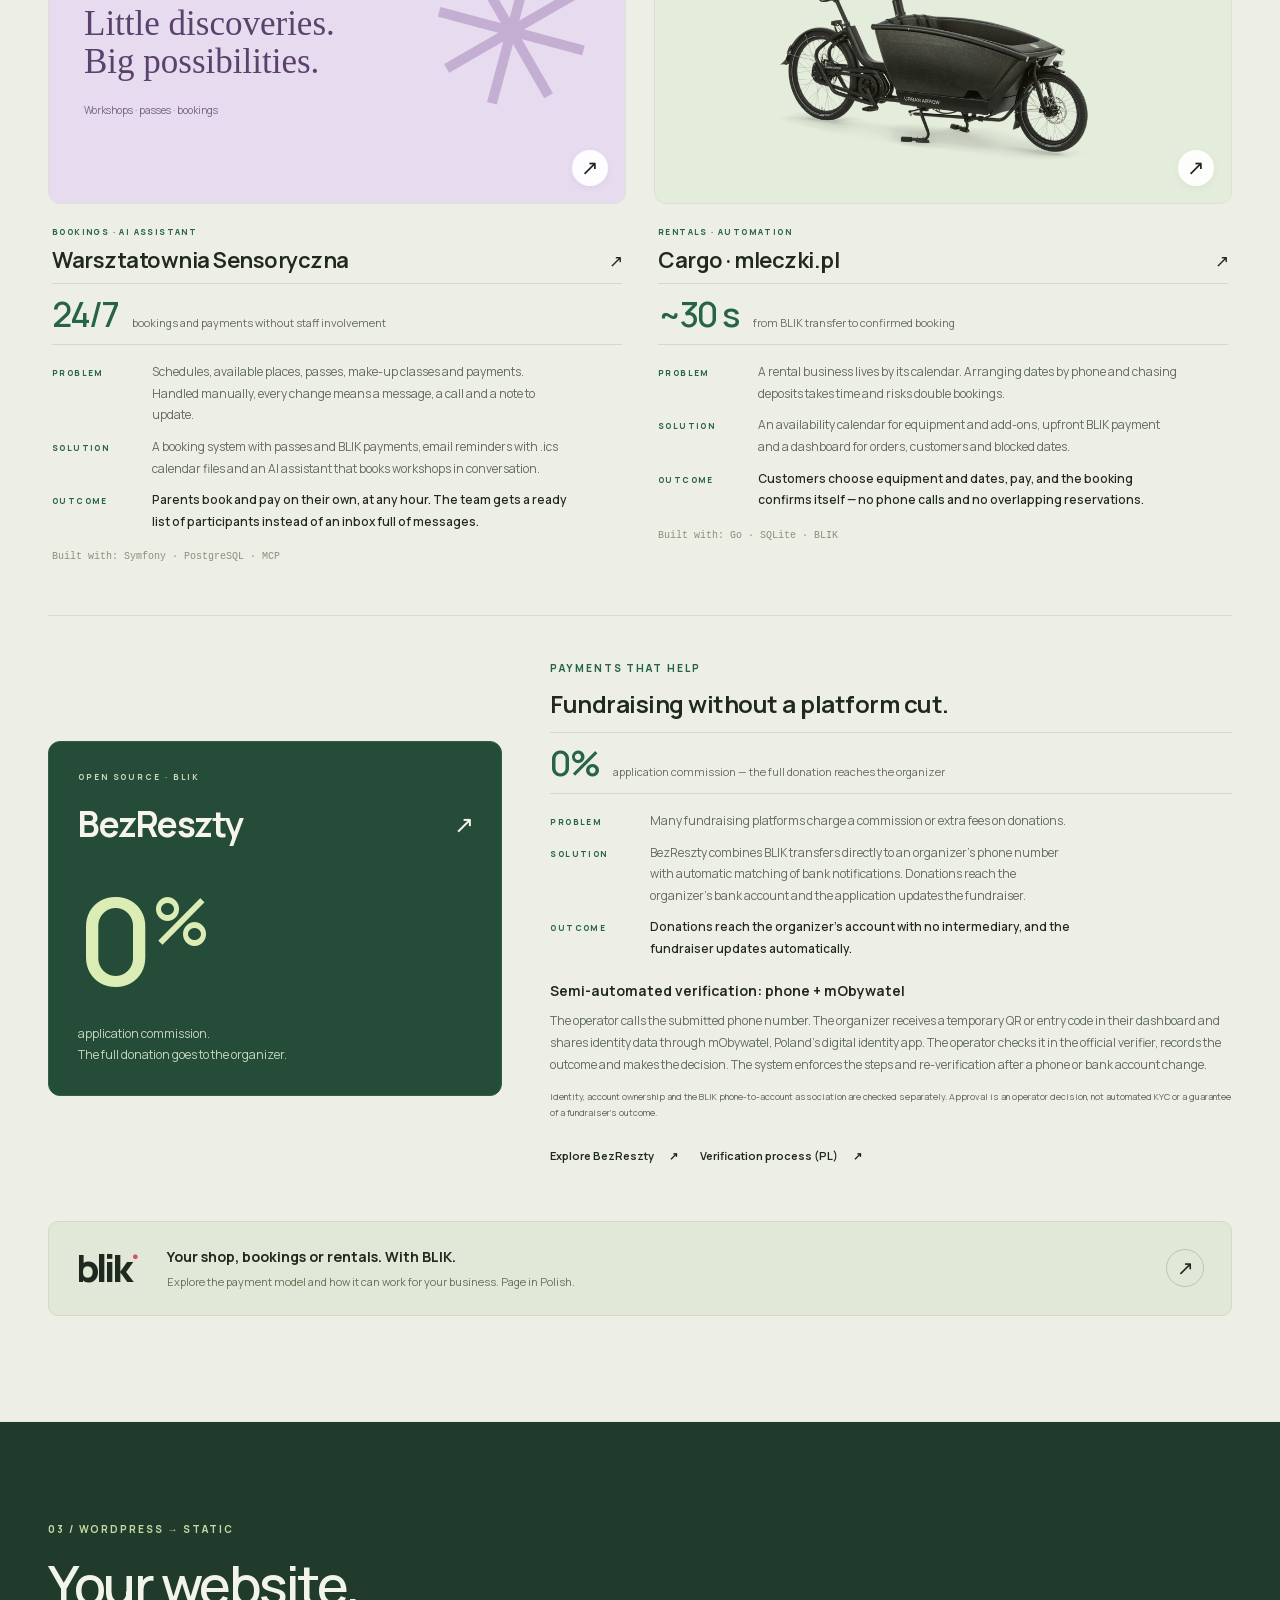
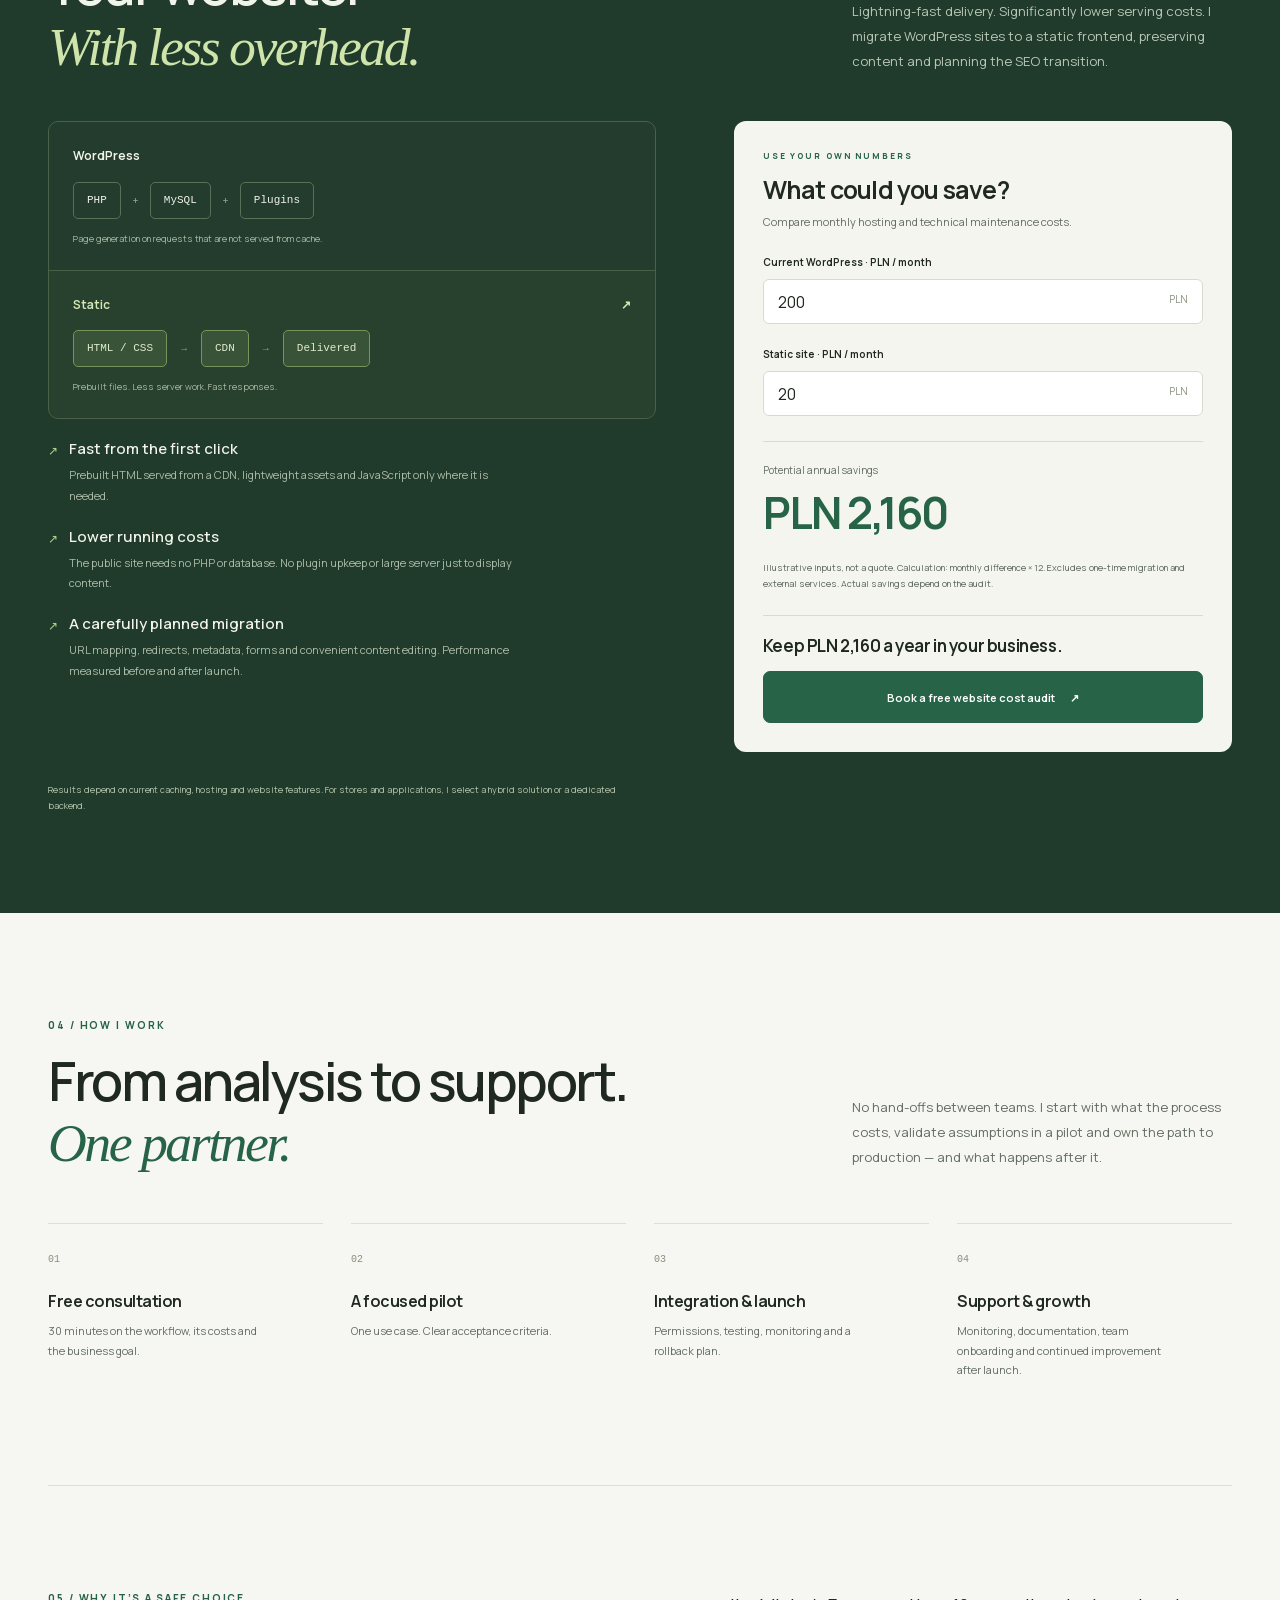
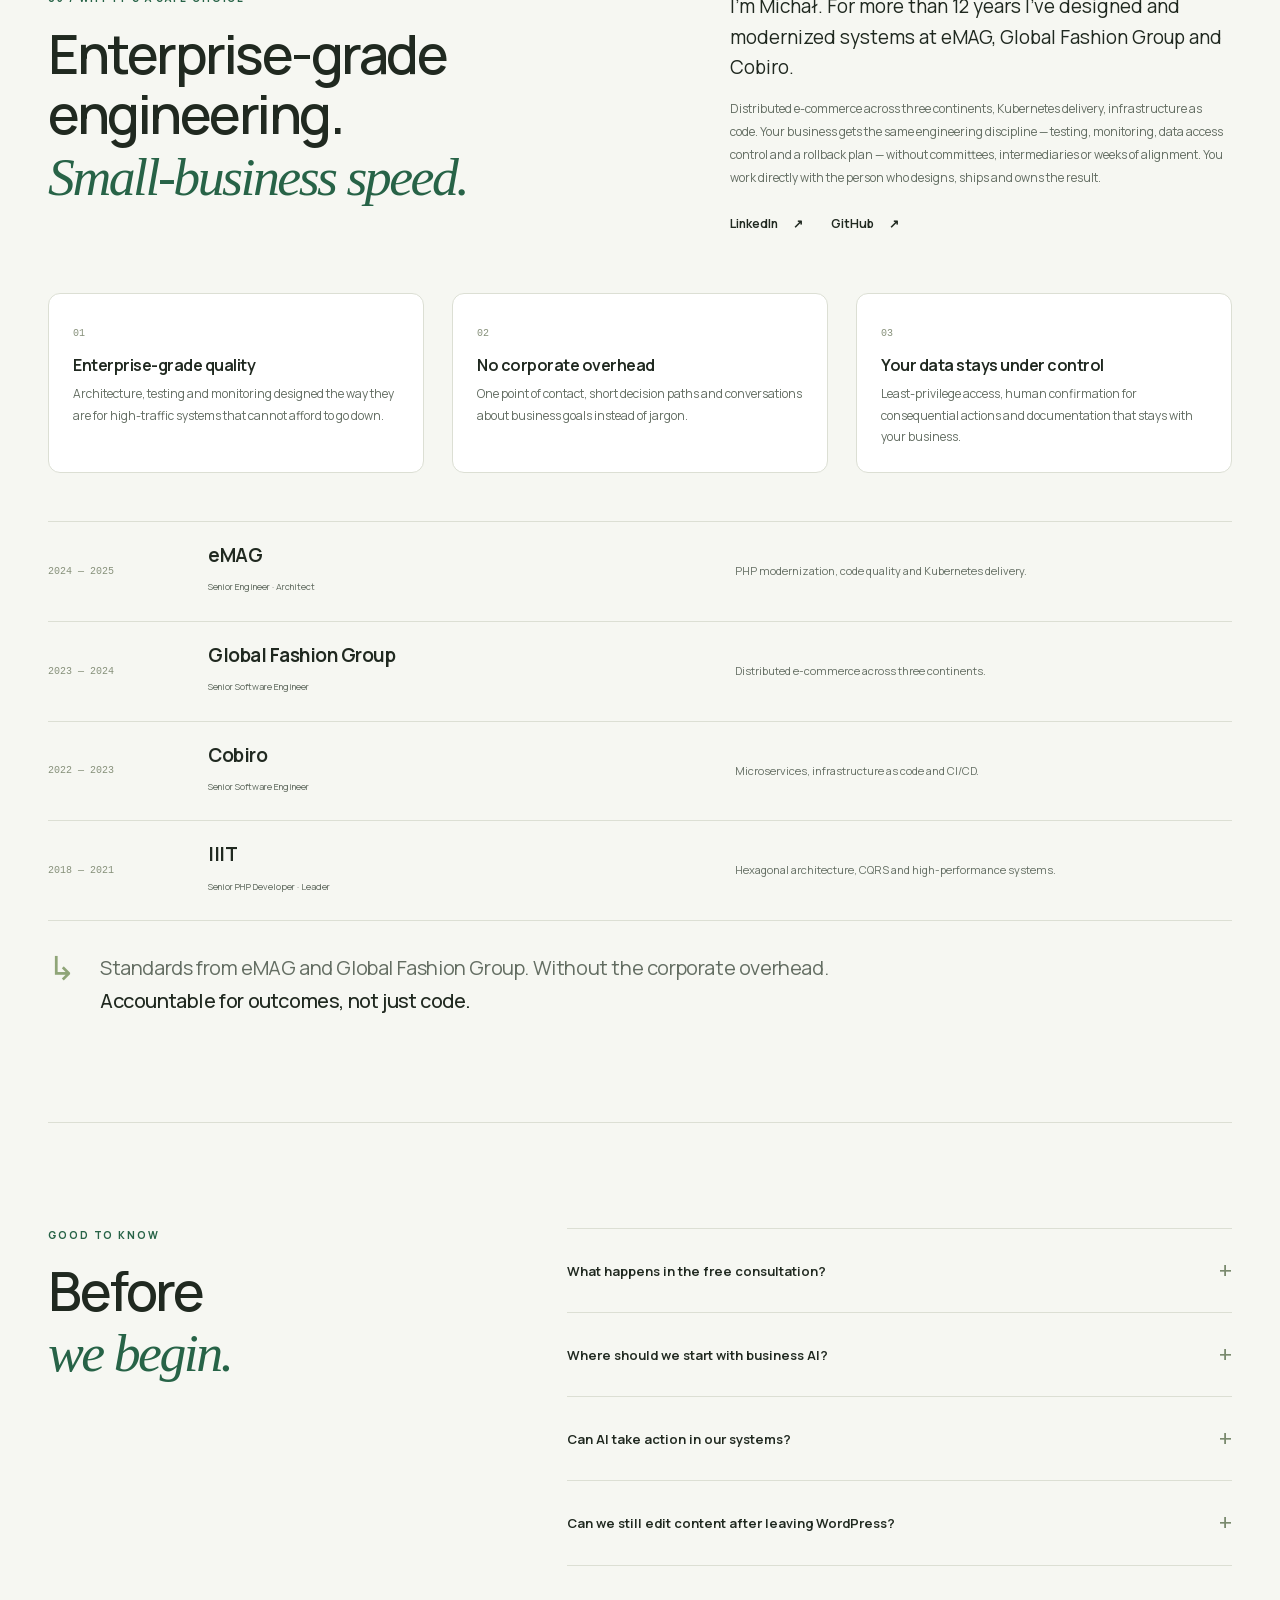
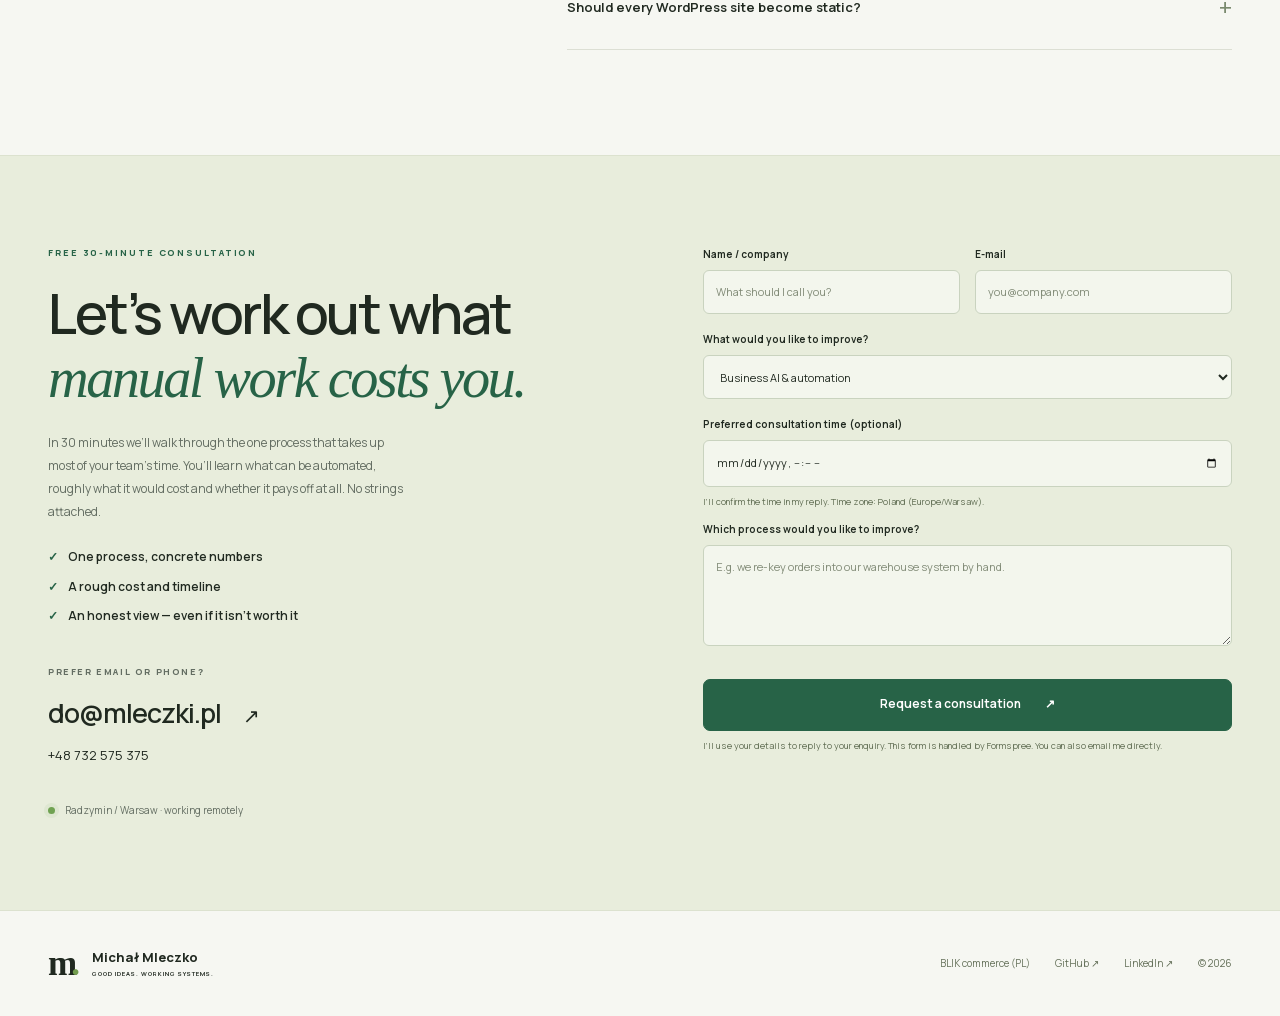
<file: en/index.html>
<!doctype html>
<html lang="en">
<head>
<meta charset="utf-8">
<meta name="viewport" content="width=device-width, initial-scale=1">
<title>Michał Mleczko — Business AI, automation & fast websites</title>
<meta name="description" content="I replace costly manual processes with dedicated software and AI agents. A technology partner from analysis through launch to ongoing support: automation, MCP, BLIK commerce and fast websites without WordPress.">
<meta name="author" content="Michał Mleczko">
<meta name="theme-color" content="#f6f7f2">
<link rel="canonical" href="https://mleczakm.github.io/en/">
<link rel="alternate" hreflang="pl" href="https://mleczakm.github.io/">
<link rel="alternate" hreflang="en" href="https://mleczakm.github.io/en/">
<link rel="alternate" hreflang="x-default" href="https://mleczakm.github.io/">
<meta property="og:type" content="website">
<meta property="og:title" content="Michał Mleczko — Business AI, automation & fast websites">
<meta property="og:description" content="I replace costly manual processes with dedicated software and AI agents. A technology partner from analysis through launch to ongoing support: automation, MCP, BLIK commerce and fast websites without WordPress.">
<meta property="og:url" content="https://mleczakm.github.io/en/">
<meta property="og:locale" content="en_GB">
<meta property="og:image" content="https://mleczakm.github.io/assets/social-en.png">
<meta property="og:image:width" content="1200">
<meta property="og:image:height" content="630">
<meta name="twitter:card" content="summary_large_image">
<meta name="twitter:title" content="Michał Mleczko — Business AI, automation & fast websites">
<meta name="twitter:description" content="I replace costly manual processes with dedicated software and AI agents. A technology partner from analysis through launch to ongoing support: automation, MCP, BLIK commerce and fast websites without WordPress.">
<meta name="twitter:image" content="https://mleczakm.github.io/assets/social-en.png">
<link rel="icon" href="/assets/favicon.svg" type="image/svg+xml">
<link rel="stylesheet" href="/assets/site.css">
<script src="/assets/site.js" defer>
</script>
<script type="application/ld+json">{"@context": "https://schema.org", "@type": "Person", "name": "Michał Mleczko", "url": "https://mleczakm.github.io/", "jobTitle": "Software Architect & AI Engineer", "email": "do@mleczki.pl", "sameAs": ["https://github.com/mleczakm", "https://linkedin.com/in/michal-mleczko/"], "knowsAbout": ["AI integration", "MCP", "Software architecture", "E-commerce", "Static websites", "DevOps"]}</script>
</head>
<body>
<a class="skip-link" href="#main">Skip to content</a>
<header class="site-header">
<div class="container nav-wrap">
<a class="wordmark" href="/en/" aria-label="Michał Mleczko — home">
<span class="monogram" aria-hidden="true">m<span>.</span>
</span>
<span>Michał Mleczko<small>ENGINEER & BUILDER</small>
</span>
</a>
<nav class="desktop-nav" aria-label="Main navigation">
<a href="#ai">Business AI</a>
<a href="#projects">Selected work</a>
<a href="#wordpress">WordPress → Static</a>
<a href="#about">About</a>
</nav>
<div class="nav-actions">
<a class="language-link" href="/" lang="pl" hreflang="pl" aria-label="Przełącz na polski">PL</a>
<a href="#contact" class="button button-small">Book a call <span aria-hidden="true">↗</span>
</a>
<button class="menu-toggle" aria-expanded="false" aria-controls="mobile-nav" aria-label="Open menu">
<span>
</span>
<span>
</span>
</button>
</div>
</div>
<nav id="mobile-nav" class="mobile-nav container" aria-label="Mobile navigation" hidden>
<a href="#ai">Business AI</a>
<a href="#projects">Selected work</a>
<a href="#wordpress">WordPress → Static</a>
<a href="#about">About</a>
<a href="/platnosci-blik/">BLIK commerce (PL)</a>
</nav>
</header>
<main id="main">
<section class="hero container">
<div class="hero-copy">
<p class="eyebrow">
<span class="status-dot">
</span> YOUR TECHNOLOGY PARTNER</p>
<h1 class="value-title">I replace manual processes <span class="serif">with software and AI agents.</span>
</h1>
<p class="hero-lead">Re-keying data, confirming payments, answering the same questions — you pay for that work every month. I turn it into a system that does it for your team.</p>
<p class="hero-detail">One partner from analysis through launch to ongoing support. No hand-offs between agencies, no corporate overhead — accountable for the business outcome, not just the code.</p>
<ul class="hero-proof">
<li>Process & cost analysis</li>
<li>Built into your tools</li>
<li>Support & growth</li>
</ul>
<div class="hero-actions">
<a class="button" href="#contact">Book a free 30-min consultation <span aria-hidden="true">↗</span>
</a>
<a class="text-link" href="#projects">See the outcomes <span aria-hidden="true">↓</span>
</a>
</div>
<div class="hero-signature">
<span class="avatar" aria-hidden="true">MM</span>
<p>
<strong>Michał Mleczko</strong>
<span>Technology partner · Software Architect · AI Engineer</span>
</p>
</div>
</div>
<div class="system-visual">
<div class="visual-top">
<span>
<span class="status-dot">
</span> IDEA → WORKING SYSTEM</span>
<span aria-hidden="true">↗</span>
</div>
<div class="orbit-scene" aria-hidden="true">
<div class="orbit orbit-one">
</div>
<div class="orbit orbit-two">
</div>
<div class="orbit orbit-three">
</div>
<svg class="beams" viewBox="0 0 500 380" fill="none">
<path d="M100 90C250 90 150 190 250 190S300 85 405 85M90 285C220 285 150 190 250 190S320 285 410 285"/>
<path class="beam-active" d="M100 90C250 90 150 190 250 190S320 285 410 285"/>
</svg>
<div class="core">
<span>m<span class="core-dot">.</span>
</span>
<small>AI × HUMAN</small>
</div>
<span class="orbit-node node-data">
<b>≡</b>Your data</span>
<span class="orbit-node node-ai">
<b>✳</b>AI agent</span>
<span class="orbit-node node-tools">
<b>⌘</b>MCP / API</span>
<span class="orbit-node node-result">
<b>↗</b>Outcome</span>
<span class="orbit-spark spark-one">
</span>
<span class="orbit-spark spark-two">
</span>
</div>
<div class="visual-bottom">
<span class="visual-caption">Good ideas. Thoughtful architecture.</span>
<span class="visual-number">01 / 03</span>
</div>
<a class="floating-note" href="#ai">
<span class="note-icon" aria-hidden="true">✳</span>
<span>
<strong>AI with tools to act</strong>
<small>Explore a sample workflow</small>
</span>
<span aria-hidden="true">↗</span>
</a>
</div>
</section>
<div class="credibility container">
<span>EXPERIENCE BUILT AT</span>
<div>
<strong>eMAG<span class="brand-dot">●</span>
</strong>
<strong class="gfg">GLOBAL FASHION GROUP</strong>
<strong>Cobiro</strong>
<strong class="iiit">IIIT<span>↗</span>
</strong>
</div>
<p>12+ years connecting technology and business</p>
</div>
<section id="ai" class="section container">
<div class="section-heading">
<div>
<p class="eyebrow">01 / AI IN EVERYDAY WORK</p>
<h2>AI that goes<br>
<span class="serif">beyond the chat box.</span>
</h2>
</div>
<p>The real change comes when AI understands your business and has the right tools. I connect models to the workflows your team actually uses.</p>
</div>
<div class="ai-grid">
<div class="demo-panel spotlight">
<div class="demo-top">
<span class="demo-brand">
<span aria-hidden="true">✳</span> From conversation to action</span>
<span class="demo-badge">DEMO</span>
</div>
<div class="demo-tabs" role="group" aria-label="AI use case">
<button data-scenario="sales" aria-pressed="true">Sales</button>
<button data-scenario="operations" aria-pressed="false">Operations</button>
<button data-scenario="engineering" aria-pressed="false">Engineering</button>
</div>
<div class="demo-conversation">
<p class="user-prompt" id="demo-prompt">Find a Saturday workshop for a 4-year-old.</p>
<div class="assistant-reply">
<span class="assistant-icon" aria-hidden="true">✳</span>
<p id="demo-reply">I’ll check the catalog and availability, then ask you to confirm before booking.</p>
</div>
<ol class="workflow-steps" id="workflow-steps">
<li>
<span>01</span>
<div>
<strong>Check the catalog</strong>
<small>MCP · search_workshops</small>
</div>
<span class="step-state" aria-hidden="true">○</span>
</li>
<li>
<span>02</span>
<div>
<strong>Match availability</strong>
<small>Age · date · available places</small>
</div>
<span class="step-state" aria-hidden="true">○</span>
</li>
<li>
<span>03</span>
<div>
<strong>Human confirmation</strong>
<small>You make the decision</small>
</div>
<span class="step-state" aria-hidden="true">○</span>
</li>
</ol>
<button id="demo-run" class="button demo-run">
<span aria-hidden="true">▶</span> <span>Run the example</span>
</button>
<p id="demo-status" class="demo-status" role="status">Interactive illustration. No actions are taken in a real system.</p>
</div>
</div>
<div class="service-list">
<article class="service-row">
<span class="index">01</span>
<div>
<h3>From workflow to working AI</h3>
<p>Together with your team, I find the tasks where AI makes sense. We define a baseline, cost and success criteria, then validate them in a pilot.</p>
</div>
</article>
<article class="service-row">
<span class="index">02</span>
<div>
<h3>Agents connected to your business</h3>
<p>I connect assistants to your catalog, bookings, tasks and company knowledge through MCP and APIs. A conversation can lead to getting real work done.</p>
</div>
</article>
<article class="service-row">
<span class="index">03</span>
<div>
<h3>People stay in control</h3>
<p>I design access scopes, confirmation for consequential actions and change history. Agents work within each user’s permissions.</p>
</div>
</article>
<article class="service-row">
<span class="index">04</span>
<div>
<h3>An implementation your team can own</h3>
<p>Integrations, tests, monitoring and documentation. I help your team adopt the new workflow and improve it after launch.</p>
</div>
</article>
</div>
</div>
<div class="stack-line" id="skills">
<span>THE RIGHT TOOLS FOR THE PROBLEM</span>
<div>
<span>MCP</span>
<span>ElevenLabs</span>
<span>n8n</span>
<span>Go</span>
<span>PHP / Symfony</span>
<span>Python</span>
<span>Cloudflare</span>
<span>Docker</span>
</div>
</div>
</section>
<section id="projects" class="section projects-section">
<div class="container">
<div class="section-heading">
<div>
<p class="eyebrow">02 / CASE STUDIES</p>
<h2>Business problem.<br>
<span class="serif">Concrete outcome.</span>
</h2>
</div>
<p>I start by asking what a process costs today. Below: the problem, what I built and what changed. The technology is a footnote — the outcome is what counts.</p>
</div>
<div class="project-grid">
<article class="project-card">
<a class="project-visual sprint" href="https://sprintspaces.github.io/" target="_blank" rel="noopener noreferrer" aria-label="Visit SprintSpaces (new tab)">
<img src="/assets/sprintspaces.webp" width="1554" height="1023" loading="lazy" alt="SprintSpaces board with sample tasks; Polish interface">
<span class="project-open" aria-hidden="true">↗</span>
</a>
<div class="project-info">
<p class="eyebrow">BUSINESS WORKFLOWS · AI · MCP</p>
<h3>
<a href="https://sprintspaces.github.io/" target="_blank" rel="noopener noreferrer">SprintSpaces <span aria-hidden="true">↗</span>
</a>
</h3>
<div class="case-kpi">
<strong>1</strong>
<span>place instead of spreadsheets and email</span>
</div>
<dl class="case-steps">
<div>
<dt>Problem</dt>
<dd>Projects, tickets and time logs scattered across spreadsheets and email. Finding out where work stands means asking someone.</dd>
</div>
<div>
<dt>Solution</dt>
<dd>A shared workspace integrated with Microsoft 365, plus an AI assistant that reads and organizes tasks through MCP.</dd>
</div>
<div>
<dt>Outcome</dt>
<dd>Project status and time tracking in one place. You ask the assistant “what’s waiting for my decision?” instead of interrupting your team.</dd>
</div>
</dl>
<div class="case-stack">Built with: Go · Microsoft 365 · MCP</div>
</div>
</article>
<article class="project-card">
<a class="project-visual ceramiza" href="https://ceramiza.pl" target="_blank" rel="noopener noreferrer" aria-label="Visit Ceramiza (new tab)">
<div class="ceramiza-art">
<img src="/assets/ceramiza.jpg" width="450" height="450" loading="lazy" alt="Ceramiza">
<span class="art-caption">handmade · one of a kind</span>
</div>
<span class="project-open" aria-hidden="true">↗</span>
</a>
<div class="project-info">
<p class="eyebrow">E-COMMERCE · BLIK · AI</p>
<h3>
<a href="https://ceramiza.pl" target="_blank" rel="noopener noreferrer">Ceramiza <span aria-hidden="true">↗</span>
</a>
</h3>
<div class="case-kpi">
<strong>PLN 0</strong>
<span>in payment-provider fees</span>
</div>
<dl class="case-steps">
<div>
<dt>Problem</dt>
<dd>Every lamp is one of a kind, so it can never be sold twice. A traditional payment provider means a contract and a fee on every sale, and shipping parcels by hand eats up time.</dd>
</div>
<div>
<dt>Solution</dt>
<dd>A shop that reserves each piece at checkout, accepts BLIK phone transfers with automatic payment matching, ships through Polkurier and takes orders in a conversation with AI.</dd>
</div>
<div>
<dt>Outcome</dt>
<dd>No payment-provider fees. Each payment confirms its order automatically, labels print in one click and the “shipped” status updates itself.</dd>
</div>
</dl>
<div class="case-stack">Built with: Go · SQLite · ElevenLabs</div>
</div>
</article>
<article class="project-card">
<a class="project-visual kiddo" href="https://warsztatowniasensoryczna.pl" target="_blank" rel="noopener noreferrer" aria-label="Visit Warsztatownia Sensoryczna (new tab)">
<div class="workshop-art">
<div class="workshop-flower" aria-hidden="true">✳</div>
<strong>Little discoveries.<br>Big possibilities.</strong>
<span>Workshops · passes · bookings</span>
</div>
<span class="project-open" aria-hidden="true">↗</span>
</a>
<div class="project-info">
<p class="eyebrow">BOOKINGS · AI ASSISTANT</p>
<h3>
<a href="https://warsztatowniasensoryczna.pl" target="_blank" rel="noopener noreferrer">Warsztatownia Sensoryczna <span aria-hidden="true">↗</span>
</a>
</h3>
<div class="case-kpi">
<strong>24/7</strong>
<span>bookings and payments without staff involvement</span>
</div>
<dl class="case-steps">
<div>
<dt>Problem</dt>
<dd>Schedules, available places, passes, make-up classes and payments. Handled manually, every change means a message, a call and a note to update.</dd>
</div>
<div>
<dt>Solution</dt>
<dd>A booking system with passes and BLIK payments, email reminders with .ics calendar files and an AI assistant that books workshops in conversation.</dd>
</div>
<div>
<dt>Outcome</dt>
<dd>Parents book and pay on their own, at any hour. The team gets a ready list of participants instead of an inbox full of messages.</dd>
</div>
</dl>
<div class="case-stack">Built with: Symfony · PostgreSQL · MCP</div>
</div>
</article>
<article class="project-card">
<a class="project-visual cargo" href="https://cargo.mleczki.pl" target="_blank" rel="noopener noreferrer" aria-label="Visit Cargo · mleczki.pl (new tab)">
<img src="/assets/cargo.webp" width="800" height="600" loading="lazy" alt="Urban Arrow Family cargo bike">
<span class="project-open" aria-hidden="true">↗</span>
</a>
<div class="project-info">
<p class="eyebrow">RENTALS · AUTOMATION</p>
<h3>
<a href="https://cargo.mleczki.pl" target="_blank" rel="noopener noreferrer">Cargo · mleczki.pl <span aria-hidden="true">↗</span>
</a>
</h3>
<div class="case-kpi">
<strong>~30 s</strong>
<span>from BLIK transfer to confirmed booking</span>
</div>
<dl class="case-steps">
<div>
<dt>Problem</dt>
<dd>A rental business lives by its calendar. Arranging dates by phone and chasing deposits takes time and risks double bookings.</dd>
</div>
<div>
<dt>Solution</dt>
<dd>An availability calendar for equipment and add-ons, upfront BLIK payment and a dashboard for orders, customers and blocked dates.</dd>
</div>
<div>
<dt>Outcome</dt>
<dd>Customers choose equipment and dates, pay, and the booking confirms itself — no phone calls and no overlapping reservations.</dd>
</div>
</dl>
<div class="case-stack">Built with: Go · SQLite · BLIK</div>
</div>
</article>
</div>
<article class="bezreszty-feature" id="bezreszty">
<a class="bezreszty-poster" href="https://bezreszty.org.pl" target="_blank" rel="noopener noreferrer" aria-label="Visit BezReszty (new tab)">
<span class="eyebrow">OPEN SOURCE · BLIK</span>
<strong>BezReszty<span aria-hidden="true">↗</span>
</strong>
<span class="zero-fee">0<span>%</span>
</span>
<span class="poster-foot">application commission.<br>The full donation goes to the organizer.</span>
</a>
<div class="bezreszty-copy">
<p class="eyebrow">PAYMENTS THAT HELP</p>
<h3>Fundraising without a platform cut.</h3>
<div class="case-kpi">
<strong>0%</strong>
<span>application commission — the full donation reaches the organizer</span>
</div>
<dl class="case-steps">
<div>
<dt>Problem</dt>
<dd>Many fundraising platforms charge a commission or extra fees on donations.</dd>
</div>
<div>
<dt>Solution</dt>
<dd>BezReszty combines BLIK transfers directly to an organizer’s phone number with automatic matching of bank notifications. Donations reach the organizer’s bank account and the application updates the fundraiser.</dd>
</div>
<div>
<dt>Outcome</dt>
<dd>Donations reach the organizer’s account with no intermediary, and the fundraiser updates automatically.</dd>
</div>
</dl>
<h4>Semi-automated verification: phone + mObywatel</h4>
<p>The operator calls the submitted phone number. The organizer receives a temporary QR or entry code in their dashboard and shares identity data through mObywatel, Poland’s digital identity app. The operator checks it in the official verifier, records the outcome and makes the decision. The system enforces the steps and re-verification after a phone or bank account change.</p>
<p class="small-note">Identity, account ownership and the BLIK phone-to-account association are checked separately. Approval is an operator decision, not automated KYC or a guarantee of a fundraiser’s outcome.</p>
<div class="about-links">
<a class="text-link" href="https://bezreszty.org.pl" target="_blank" rel="noopener noreferrer">Explore BezReszty <span aria-hidden="true">↗</span>
</a>
<a class="text-link" href="/platnosci-blik/#weryfikacja">Verification process (PL) <span aria-hidden="true">↗</span>
</a>
</div>
</div>
</article>
<a href="/platnosci-blik/" class="blik-banner">
<span class="blik-symbol">blik<span>●</span>
</span>
<span>
<strong>Your shop, bookings or rentals. With BLIK.</strong>
<small>Explore the payment model and how it can work for your business. Page in Polish.</small>
</span>
<span class="circle-arrow" aria-hidden="true">↗</span>
</a>
</div>
</section>
<section id="wordpress" class="migration-section">
<div class="container">
<div class="section-heading">
<div>
<p class="eyebrow">03 / WORDPRESS → STATIC</p>
<h2>Your website.<br>
<span class="serif">With less overhead.</span>
</h2>
</div>
<p>Lightning-fast delivery. Significantly lower serving costs. I migrate WordPress sites to a static frontend, preserving content and planning the SEO transition.</p>
</div>
<div class="migration-grid">
<div>
<div class="architecture-compare">
<div class="architecture-row">
<span class="arch-label">WordPress</span>
<div class="arch-parts">
<span>PHP</span>
<b>+</b>
<span>MySQL</span>
<b>+</b>
<span>Plugins</span>
</div>
<p>Page generation on requests that are not served from cache.</p>
</div>
<div class="architecture-row static-row">
<span class="arch-label">Static <span aria-hidden="true">↗</span>
</span>
<div class="arch-parts">
<span>HTML / CSS</span>
<b>→</b>
<span>CDN</span>
<b>→</b>
<span>Delivered</span>
</div>
<p>Prebuilt files. Less server work. Fast responses.</p>
</div>
</div>
<div class="migration-benefits">
<article>
<h3>Fast from the first click</h3>
<p>Prebuilt HTML served from a CDN, lightweight assets and JavaScript only where it is needed.</p>
</article>
<article>
<h3>Lower running costs</h3>
<p>The public site needs no PHP or database. No plugin upkeep or large server just to display content.</p>
</article>
<article>
<h3>A carefully planned migration</h3>
<p>URL mapping, redirects, metadata, forms and convenient content editing. Performance measured before and after launch.</p>
</article>
</div>
</div>
<div class="savings-card">
<p class="eyebrow">USE YOUR OWN NUMBERS</p>
<h3>What could you save?</h3>
<p>Compare monthly hosting and technical maintenance costs.</p>
<label for="wp-cost">Current WordPress · PLN / month</label>
<div class="input-unit">
<input id="wp-cost" type="number" min="0" max="100000" step="1" value="200" inputmode="numeric">
<span>PLN</span>
</div>
<label for="static-cost">Static site · PLN / month</label>
<div class="input-unit">
<input id="static-cost" type="number" min="0" max="100000" step="1" value="20" inputmode="numeric">
<span>PLN</span>
</div>
<div class="savings-result">
<span id="savings-label">Annual cost difference</span>
<output id="savings-value" for="wp-cost static-cost" aria-live="polite">2 160 zł</output>
</div>
<p class="small-note">Illustrative inputs, not a quote. Calculation: monthly difference × 12. Excludes one-time migration and external services. Actual savings depend on the audit.</p>
<div class="savings-cta">
<p class="savings-cta-lead" id="savings-cta" aria-live="polite">Keep PLN 2,160 a year in your business.</p>
<a href="#contact" class="button" data-topic="static" data-message="I’d like a free cost audit of my website. Website address: ">Book a free website cost audit <span aria-hidden="true">↗</span>
</a>
</div>
<noscript>
<p>Enable JavaScript to recalculate the amounts.</p>
</noscript>
</div>
</div>
<p class="migration-note">Results depend on current caching, hosting and website features. For stores and applications, I select a hybrid solution or a dedicated backend.</p>
</div>
</section>
<section class="section container process-section">
<div class="section-heading">
<div>
<p class="eyebrow">04 / HOW I WORK</p>
<h2>From analysis to support.<br>
<span class="serif">One partner.</span>
</h2>
</div>
<p>No hand-offs between teams. I start with what the process costs, validate assumptions in a pilot and own the path to production — and what happens after it.</p>
</div>
<div class="process-grid">
<article>
<span class="index">01</span>
<h3>Free consultation</h3>
<p>30 minutes on the workflow, its costs and the business goal.</p>
</article>
<article>
<span class="index">02</span>
<h3>A focused pilot</h3>
<p>One use case. Clear acceptance criteria.</p>
</article>
<article>
<span class="index">03</span>
<h3>Integration & launch</h3>
<p>Permissions, testing, monitoring and a rollback plan.</p>
</article>
<article>
<span class="index">04</span>
<h3>Support & growth</h3>
<p>Monitoring, documentation, team onboarding and continued improvement after launch.</p>
</article>
</div>
</section>
<section id="about" class="section container about-section">
<div class="about-intro">
<div>
<p class="eyebrow">05 / WHY IT’S A SAFE CHOICE</p>
<h2>Enterprise-grade engineering.<br>
<span class="serif">Small-business speed.</span>
</h2>
</div>
<div>
<p class="about-lead">I’m Michał. For more than 12 years I’ve designed and modernized systems at eMAG, Global Fashion Group and Cobiro.</p>
<p>Distributed e-commerce across three continents, Kubernetes delivery, infrastructure as code. Your business gets the same engineering discipline — testing, monitoring, data access control and a rollback plan — without committees, intermediaries or weeks of alignment. You work directly with the person who designs, ships and owns the result.</p>
<div class="about-links">
<a class="text-link" href="https://linkedin.com/in/michal-mleczko/" target="_blank" rel="noopener noreferrer">LinkedIn <span aria-hidden="true">↗</span>
</a>
<a class="text-link" href="https://github.com/mleczakm" target="_blank" rel="noopener noreferrer">GitHub <span aria-hidden="true">↗</span>
</a>
</div>
</div>
</div>
<div class="assurance-grid">
<article>
<span class="index">01</span>
<h3>Enterprise-grade quality</h3>
<p>Architecture, testing and monitoring designed the way they are for high-traffic systems that cannot afford to go down.</p>
</article>
<article>
<span class="index">02</span>
<h3>No corporate overhead</h3>
<p>One point of contact, short decision paths and conversations about business goals instead of jargon.</p>
</article>
<article>
<span class="index">03</span>
<h3>Your data stays under control</h3>
<p>Least-privilege access, human confirmation for consequential actions and documentation that stays with your business.</p>
</article>
</div>
<div class="career" id="experience">
<article class="career-row">
<span class="index">2024 — 2025</span>
<div>
<h3>eMAG</h3>
<span>Senior Engineer · Architect</span>
</div>
<p>PHP modernization, code quality and Kubernetes delivery.</p>
</article>
<article class="career-row">
<span class="index">2023 — 2024</span>
<div>
<h3>Global Fashion Group</h3>
<span>Senior Software Engineer</span>
</div>
<p>Distributed e-commerce across three continents.</p>
</article>
<article class="career-row">
<span class="index">2022 — 2023</span>
<div>
<h3>Cobiro</h3>
<span>Senior Software Engineer</span>
</div>
<p>Microservices, infrastructure as code and CI/CD.</p>
</article>
<article class="career-row">
<span class="index">2018 — 2021</span>
<div>
<h3>IIIT</h3>
<span>Senior PHP Developer · Leader</span>
</div>
<p>Hexagonal architecture, CQRS and high-performance systems.</p>
</article>
</div>
<div class="principle">
<span aria-hidden="true">↳</span>
<p>Standards from eMAG and Global Fashion Group. Without the corporate overhead.<br>
<strong>Accountable for outcomes, not just code.</strong>
</p>
</div>
</section>
<section class="section container faq-section">
<div>
<p class="eyebrow">GOOD TO KNOW</p>
<h2>Before<br>
<span class="serif">we begin.</span>
</h2>
</div>
<div>
<details>
<summary>What happens in the free consultation?<span aria-hidden="true">+</span>
</summary>
<p>We spend 30 minutes online or by phone on one workflow or project. You can describe it briefly in the form beforehand. Afterwards you’ll know where to start, the rough scope and whether the project makes economic sense. No strings attached.</p>
</details>
<details>
<summary>Where should we start with business AI?<span aria-hidden="true">+</span>
</summary>
<p>Start with a repetitive workflow and data your team can access. We choose one use case, define how to measure quality and costs, and build a pilot. Its results guide the wider rollout.</p>
</details>
<details>
<summary>Can AI take action in our systems?<span aria-hidden="true">+</span>
</summary>
<p>Yes, through purpose-built API or MCP integrations. Depending on the system, this can range from finding information to creating tasks or bookings. We define permissions and which actions need user confirmation.</p>
</details>
<details>
<summary>Can we still edit content after leaving WordPress?<span aria-hidden="true">+</span>
</summary>
<p>Yes. We choose an editing workflow that suits the team: a lightweight CMS, content files or WordPress retained only as an editorial backend. The public site can stay static, with forms and dynamic features handled by separate integrations.</p>
</details>
<details>
<summary>Should every WordPress site become static?<span aria-hidden="true">+</span>
</summary>
<p>Not every site. Static delivery is a strong fit for business websites, landing pages and content sites. For a complex store or account area, I select a hybrid architecture or a dedicated application after reviewing features, traffic and running costs.</p>
</details>
</div>
</section>
<section id="contact" class="contact-section">
<div class="container contact-grid">
<div>
<p class="eyebrow">FREE 30-MINUTE CONSULTATION</p>
<h2>Let’s work out what<br>
<span class="serif">manual work costs you.</span>
</h2>
<p>In 30 minutes we’ll walk through the one process that takes up most of your team’s time. You’ll learn what can be automated, roughly what it would cost and whether it pays off at all. No strings attached.</p>
<ul class="consult-points">
<li>One process, concrete numbers</li>
<li>A rough cost and timeline</li>
<li>An honest view — even if it isn’t worth it</li>
</ul>
<p class="contact-alt">PREFER EMAIL OR PHONE?</p>
<a class="contact-email" href="mailto:do@mleczki.pl">do@mleczki.pl <span aria-hidden="true">↗</span>
</a>
<a class="contact-phone" href="tel:+48732575375">+48 732 575 375</a>
<p class="location">
<span class="status-dot">
</span> Radzymin / Warsaw · working remotely</p>
</div>
<form id="contact-form" action="https://formspree.io/f/xdavweok" method="POST">
<input type="hidden" name="_subject" value="Portfolio — consultation request">
<input type="hidden" name="language" value="en">
<div class="honeypot" aria-hidden="true">
<label for="website">Website</label>
<input type="text" id="website" name="_gotcha" tabindex="-1" autocomplete="off">
</div>
<div class="form-row">
<div>
<label for="name">Name / company</label>
<input id="name" name="name" required maxlength="150" autocomplete="name" placeholder="What should I call you?">
</div>
<div>
<label for="email">E-mail</label>
<input id="email" type="email" name="email" required maxlength="254" autocomplete="email" placeholder="you@company.com">
</div>
</div>
<label for="topic">What would you like to improve?</label>
<select id="topic" name="topic">
<option value="AI">Business AI & automation</option>
<option value="commerce">Commerce, bookings or BLIK</option>
<option value="static">WordPress migration / website cost audit</option>
<option value="product">Product / architecture / another idea</option>
</select>
<label for="preferred-date">Preferred consultation time (optional)</label>
<input id="preferred-date" type="datetime-local" name="preferred_datetime">
<p class="form-note">I’ll confirm the time in my reply. Time zone: Poland (Europe/Warsaw).</p>
<label for="message">Which process would you like to improve?</label>
<textarea id="message" name="message" rows="4" required minlength="10" maxlength="5000" placeholder="E.g. we re-key orders into our warehouse system by hand.">
</textarea>
<button type="submit" class="button">Request a consultation <span aria-hidden="true">↗</span>
</button>
<p class="form-note">I’ll use your details to reply to your enquiry. This form is handled by Formspree. You can also email me directly.</p>
<p id="form-status" role="status" aria-live="polite">
</p>
</form>
</div>
</section>
</main>
<footer class="container site-footer">
<a class="wordmark" href="/en/">
<span class="monogram" aria-hidden="true">m<span>.</span>
</span>
<span>Michał Mleczko<small>GOOD IDEAS. WORKING SYSTEMS.</small>
</span>
</a>
<div>
<a href="/platnosci-blik/">BLIK commerce (PL)</a>
<a href="https://github.com/mleczakm">GitHub <span aria-hidden="true">↗</span>
</a>
<a href="https://linkedin.com/in/michal-mleczko/">LinkedIn <span aria-hidden="true">↗</span>
</a>
<span>© 2026</span>
</div>
</footer>
</body>
</html>
</file>
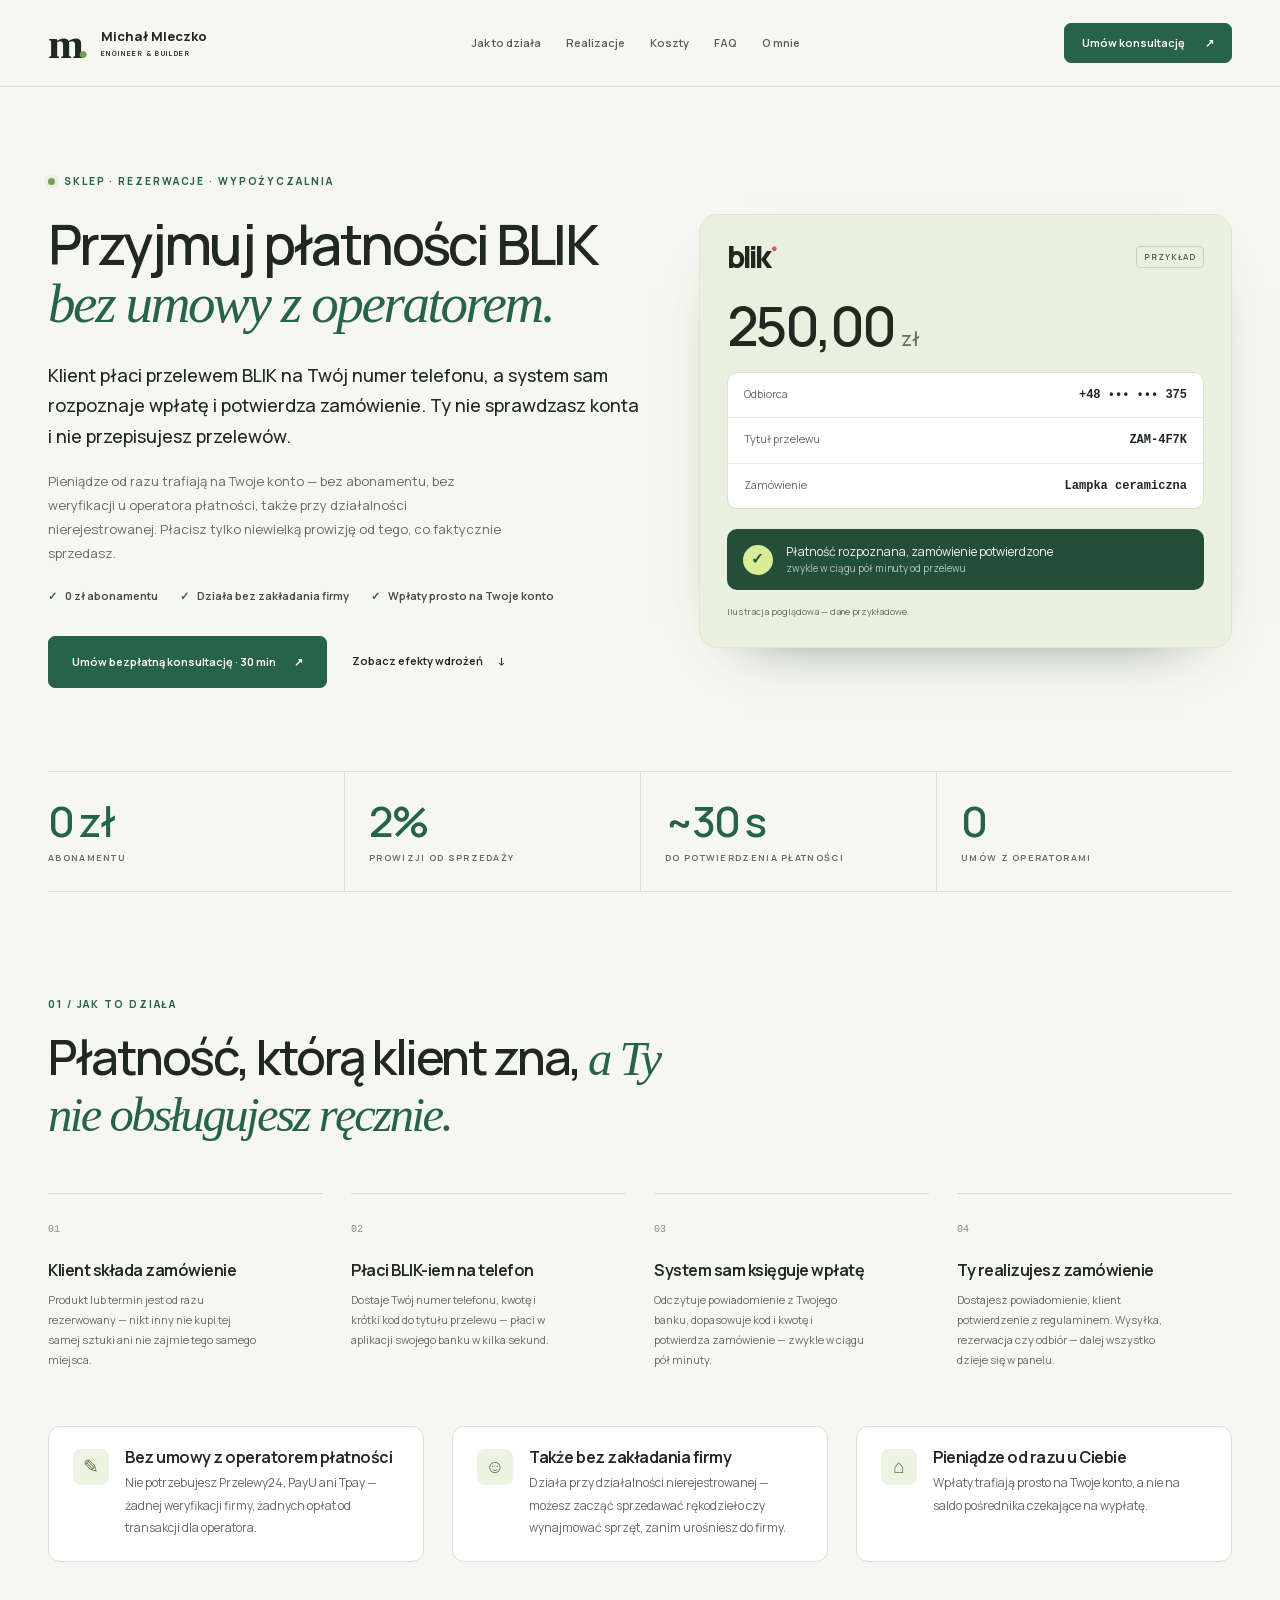
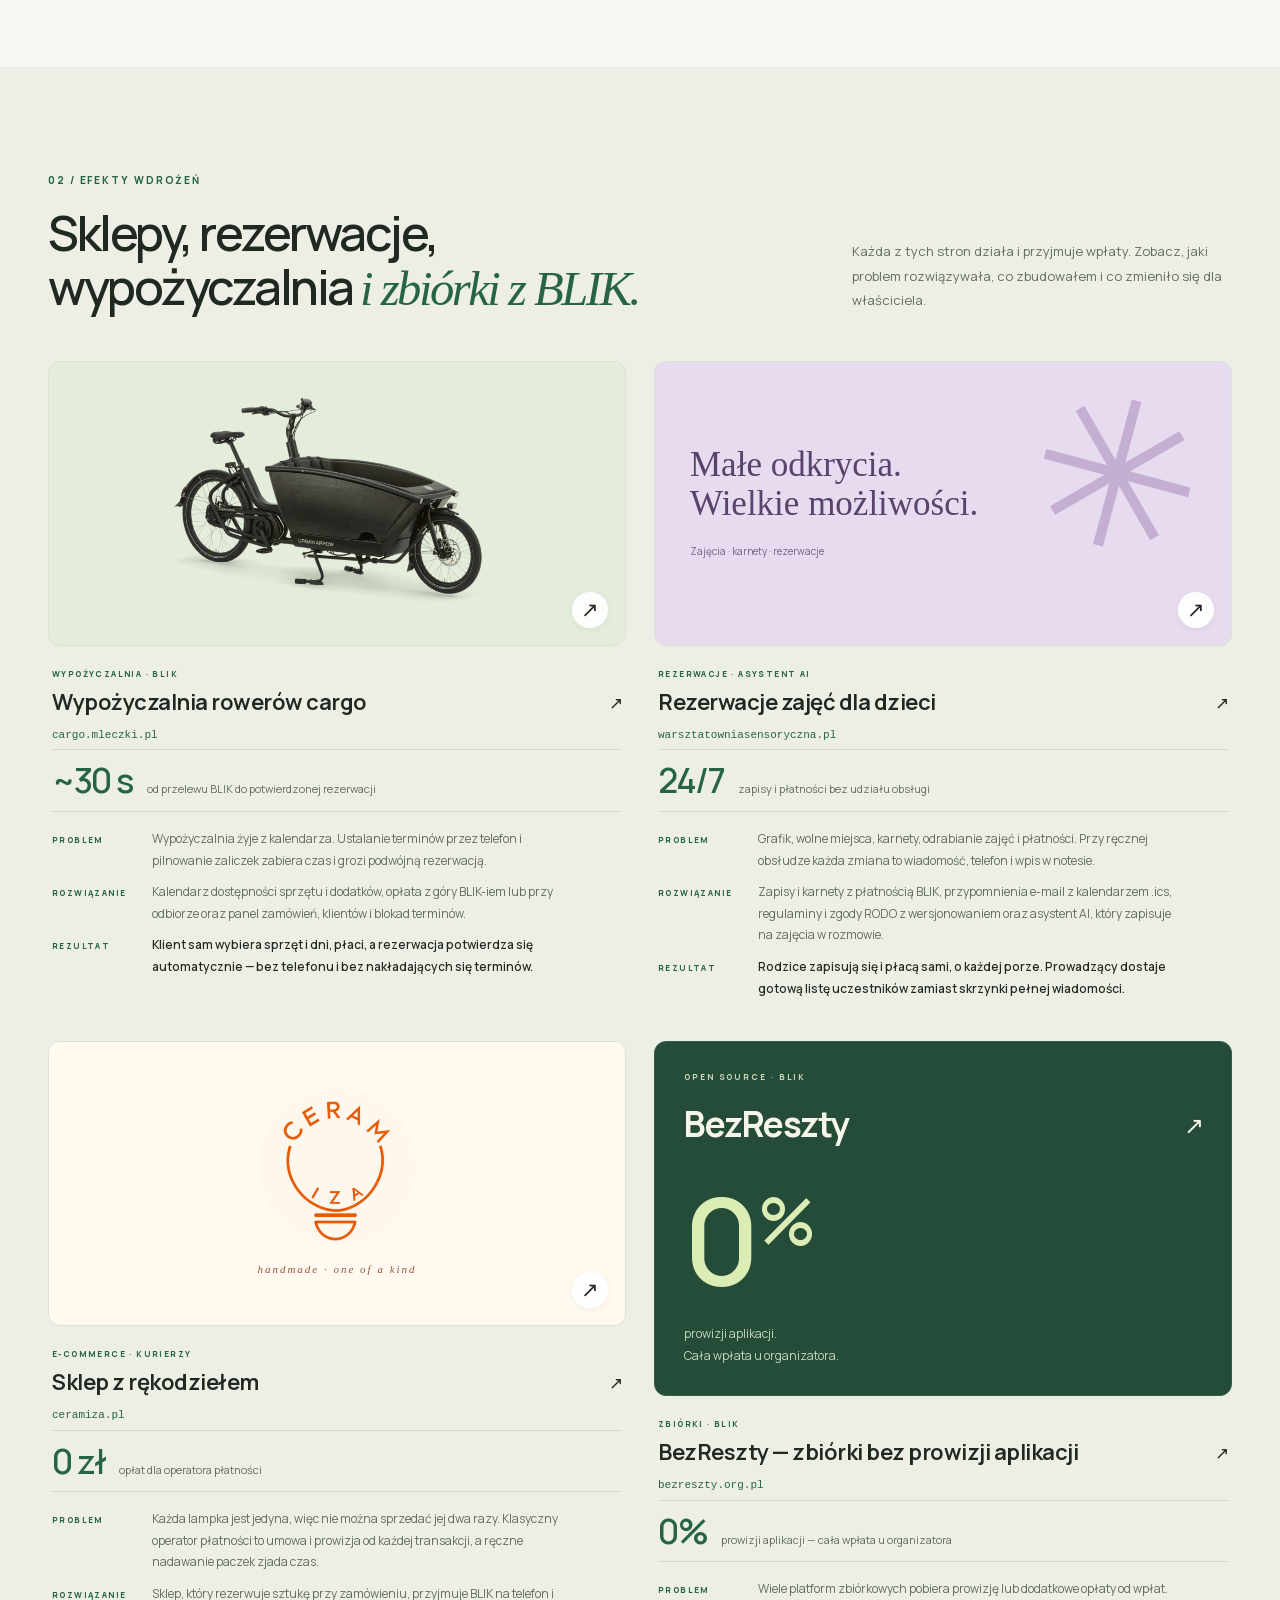
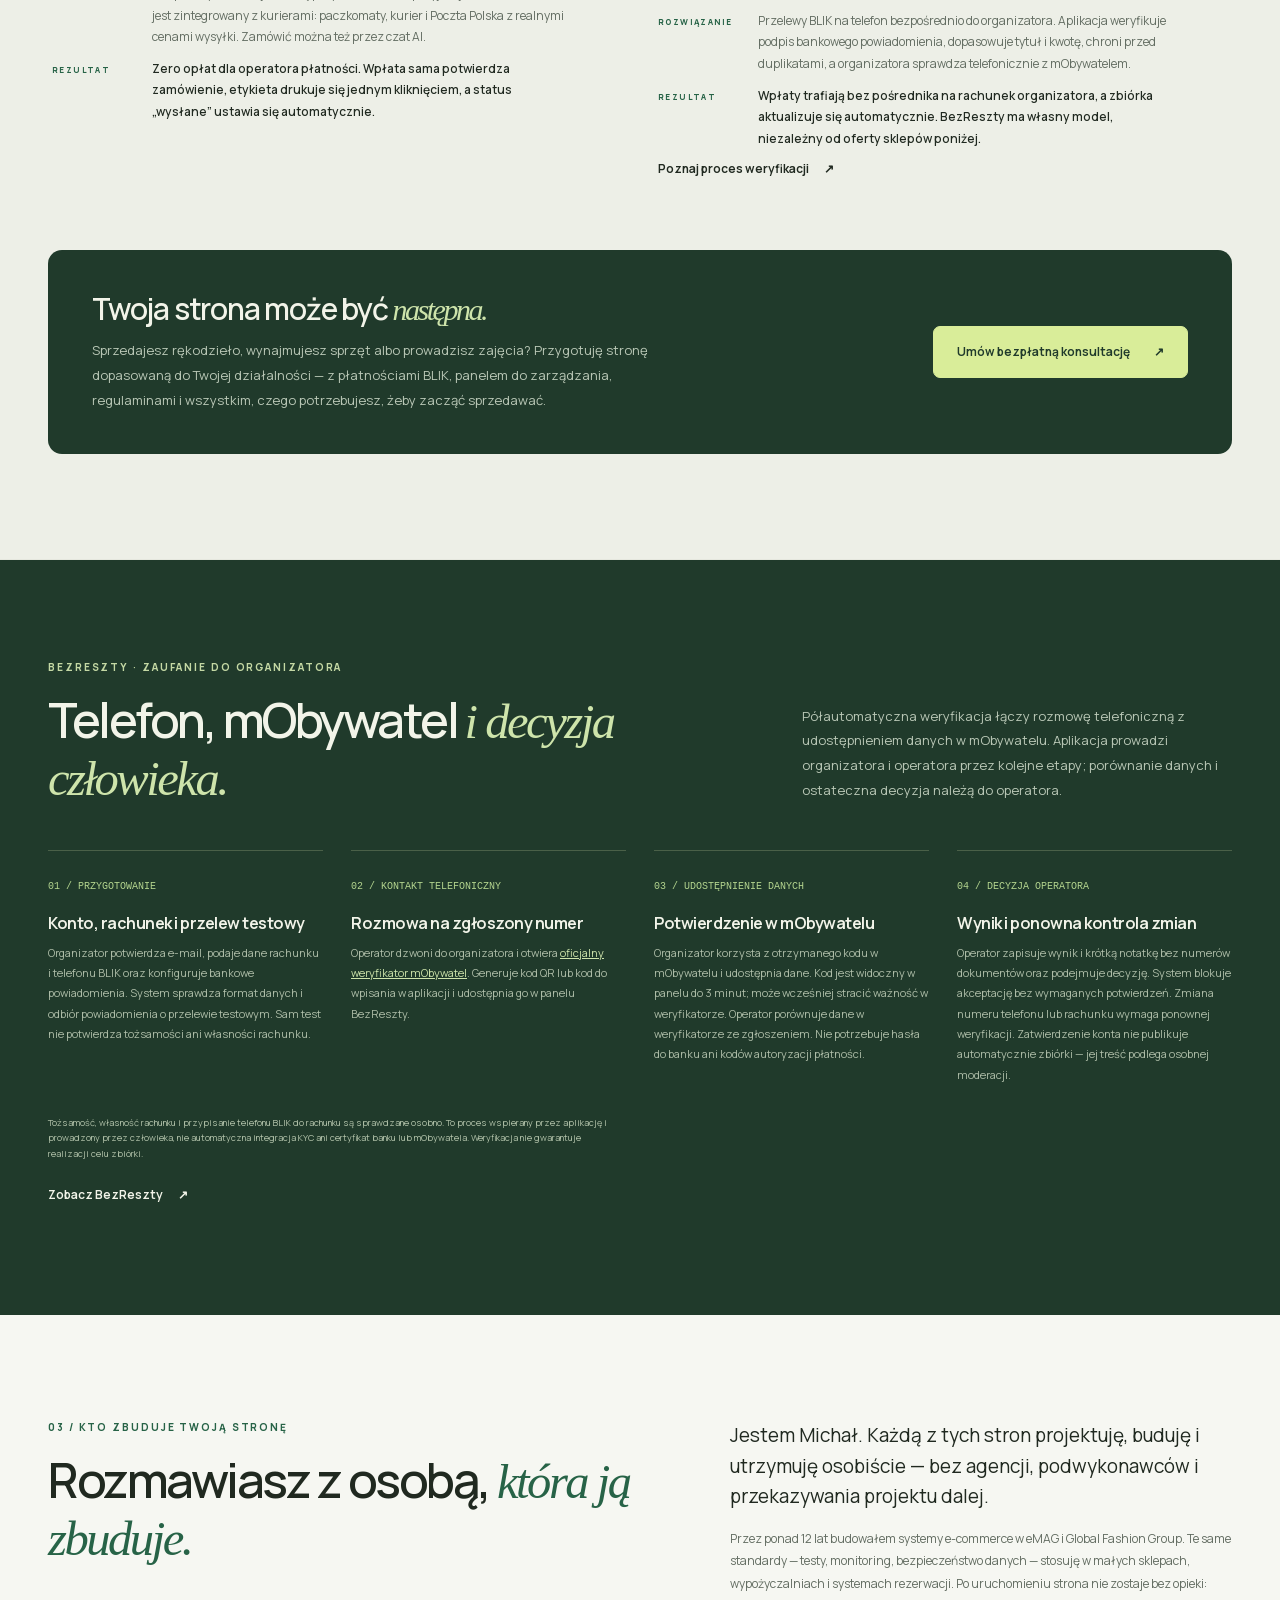
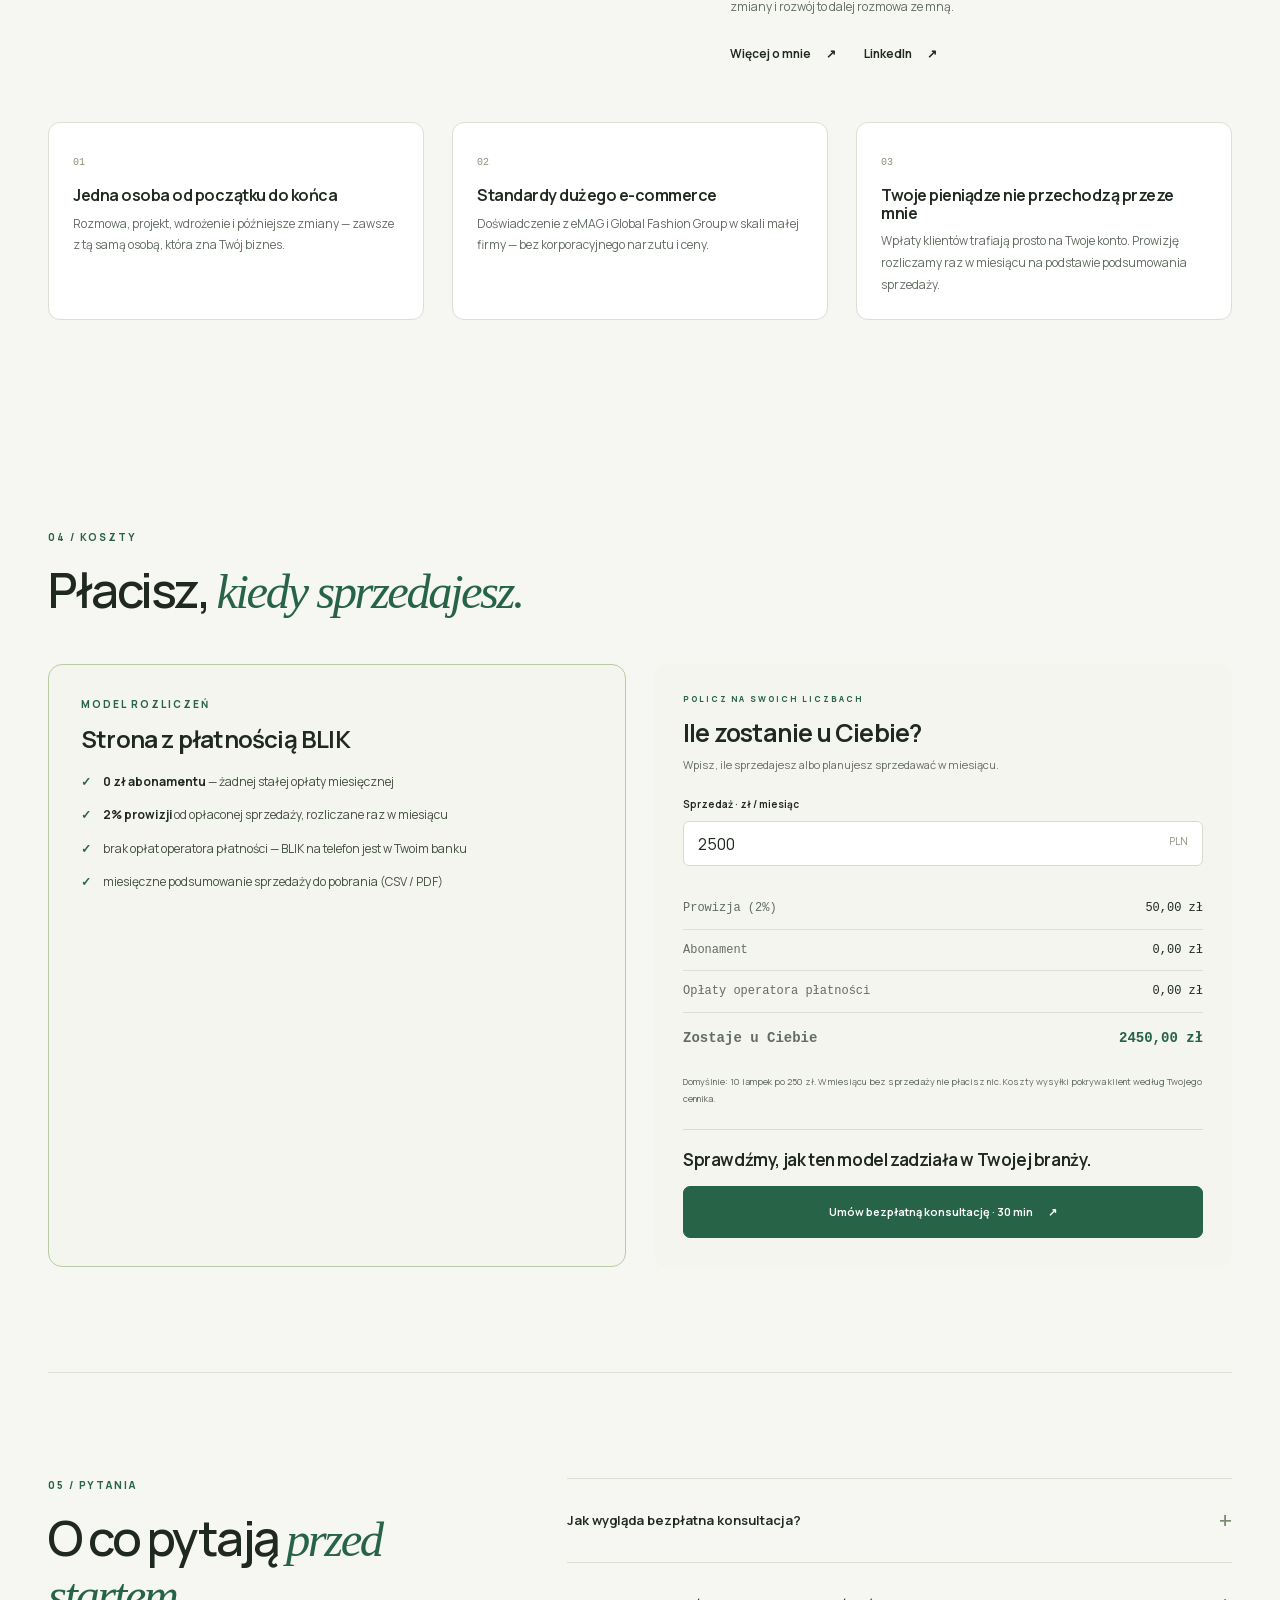
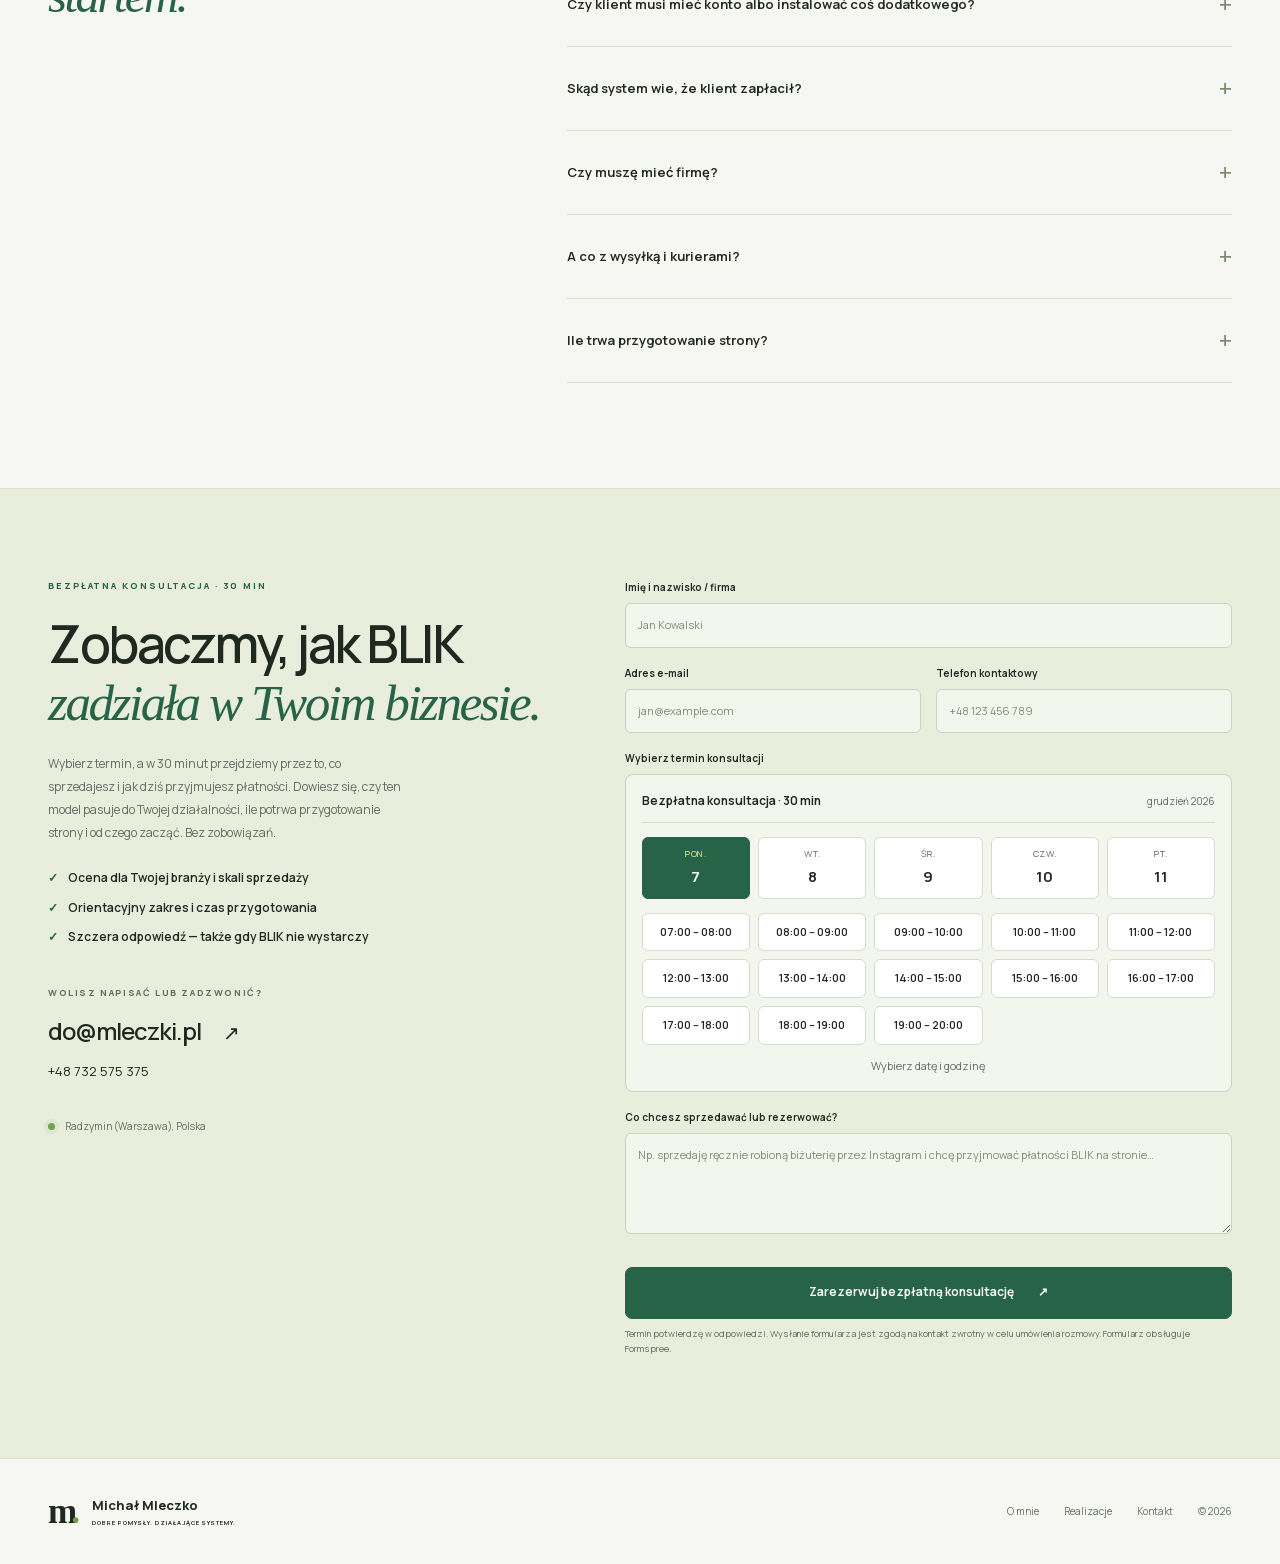
<file: platnosci-blik/index.html>
<!doctype html>
<html lang="pl">
<head>
<meta charset="utf-8">
<meta name="viewport" content="width=device-width, initial-scale=1">
<title>Sklep, rezerwacje i wypożyczalnia z płatnością BLIK — bez operatora płatności | Michał Mleczko</title>
<meta name="description" content="Strony, które przyjmują szybkie płatności BLIK na telefon bez umowy z operatorem płatności: sklep z integracją z kurierami, system rezerwacji zajęć, wypożyczalnia. Bez abonamentu — tylko niska prowizja od sprzedaży.">
<meta name="keywords" content="płatności BLIK, przelew na telefon, sklep internetowy bez operatora płatności, system rezerwacji, wypożyczalnia online, działalność nierejestrowana, integracja z kurierem, Polkurier">
<meta name="author" content="Michał Mleczko">
<meta name="theme-color" content="#f6f7f2">
<link rel="canonical" href="https://mleczakm.github.io/platnosci-blik/">
<meta property="og:type" content="website">
<meta property="og:url" content="https://mleczakm.github.io/platnosci-blik/">
<meta property="og:title" content="Sklep i rezerwacje z płatnością BLIK — bez operatora płatności">
<meta property="og:description" content="Strony, które przyjmują szybkie płatności BLIK na telefon bez umowy z operatorem płatności: sklep z integracją z kurierami, system rezerwacji zajęć, wypożyczalnia. Bez abonamentu — tylko niska prowizja od sprzedaży.">
<meta property="og:image" content="https://mleczakm.github.io/og-image.png">
<meta property="og:locale" content="pl_PL">
<meta name="twitter:card" content="summary_large_image">
<meta name="twitter:url" content="https://mleczakm.github.io/platnosci-blik/">
<meta name="twitter:title" content="Sklep i rezerwacje z płatnością BLIK — bez operatora płatności">
<meta name="twitter:description" content="Strony, które przyjmują szybkie płatności BLIK na telefon bez umowy z operatorem płatności: sklep z integracją z kurierami, system rezerwacji zajęć, wypożyczalnia. Bez abonamentu — tylko niska prowizja od sprzedaży.">
<meta name="twitter:image" content="https://mleczakm.github.io/og-image.png">
<link rel="icon" href="/assets/favicon.svg" type="image/svg+xml">
<link rel="preload" href="/assets/manrope-latin.woff2" as="font" type="font/woff2" crossorigin>
<link rel="stylesheet" href="/assets/site.css">
<link rel="stylesheet" href="/assets/blik.css">
<script src="/assets/blik.js" defer></script>
</head>
<body class="blik-page">
<a class="skip-link" href="#main">Przejdź do treści</a>
<header class="site-header">
<div class="container nav-wrap">
<a class="wordmark" href="/" aria-label="Michał Mleczko — strona główna">
<span class="monogram" aria-hidden="true">m<span>.</span></span>
<span>Michał Mleczko<small>ENGINEER &amp; BUILDER</small></span>
</a>
<nav class="desktop-nav" aria-label="Nawigacja główna">
<a href="#jak-to-dziala">Jak to działa</a>
<a href="#realizacje">Realizacje</a>
<a href="#koszty">Koszty</a>
<a href="#faq">FAQ</a>
<a href="/">O mnie</a>
</nav>
<div class="nav-actions">
<a href="#contact" class="button button-small">Umów konsultację <span aria-hidden="true">↗</span></a>
<button class="menu-toggle" aria-expanded="false" aria-controls="mobile-nav" aria-label="Otwórz menu"><span></span><span></span></button>
</div>
</div>
<nav id="mobile-nav" class="mobile-nav container" aria-label="Nawigacja mobilna" hidden>
<a href="#jak-to-dziala">Jak to działa</a>
<a href="#realizacje">Realizacje</a>
<a href="#koszty">Koszty</a>
<a href="#faq">FAQ</a>
<a href="/">O mnie</a>
<a href="#contact">Umów bezpłatną konsultację</a>
</nav>
</header>
<main id="main">
<section class="hero container">
<div class="hero-copy">
<p class="eyebrow"><span class="status-dot"></span> SKLEP · REZERWACJE · WYPOŻYCZALNIA</p>
<h1 class="value-title">Przyjmuj płatności BLIK <span class="serif">bez umowy z operatorem.</span></h1>
<p class="hero-lead">Klient płaci przelewem BLIK na Twój numer telefonu, a system sam rozpoznaje wpłatę i potwierdza zamówienie. Ty nie sprawdzasz konta i nie przepisujesz przelewów.</p>
<p class="hero-detail">Pieniądze od razu trafiają na Twoje konto — bez abonamentu, bez weryfikacji u operatora płatności, także przy działalności nierejestrowanej. Płacisz tylko niewielką prowizję od tego, co faktycznie sprzedasz.</p>
<ul class="hero-proof"><li>0 zł abonamentu</li><li>Działa bez zakładania firmy</li><li>Wpłaty prosto na Twoje konto</li></ul>
<div class="hero-actions">
<a class="button" href="#contact">Umów bezpłatną konsultację · 30 min <span aria-hidden="true">↗</span></a>
<a class="text-link" href="#realizacje">Zobacz efekty wdrożeń <span aria-hidden="true">↓</span></a>
</div>
</div>
<aside class="pay-card" aria-label="Przykładowa płatność BLIK">
<div class="pay-top">
<span class="blik-symbol">blik<span>●</span></span>
<span class="pay-badge">PRZYKŁAD</span>
</div>
<p class="pay-amount">250,00<small>zł</small></p>
<ul class="pay-rows">
<li><span>Odbiorca</span><strong>+48 ••• ••• 375</strong></li>
<li><span>Tytuł przelewu</span><strong>ZAM-4F7K</strong></li>
<li><span>Zamówienie</span><strong>Lampka ceramiczna</strong></li>
</ul>
<div class="pay-result"><b aria-hidden="true">✓</b><span>Płatność rozpoznana, zamówienie potwierdzone<small>zwykle w ciągu pół minuty od przelewu</small></span></div>
<p class="pay-note">Ilustracja poglądowa — dane przykładowe.</p>
</aside>
</section>

<div class="container">
<div class="stat-strip">
<div><strong>0 zł</strong><span>abonamentu</span></div>
<div><strong>2%</strong><span>prowizji od sprzedaży</span></div>
<div><strong>~30 s</strong><span>do potwierdzenia płatności</span></div>
<div><strong>0</strong><span>umów z operatorami</span></div>
</div>
</div>

<section id="jak-to-dziala" class="section container">
<div class="section-heading">
<div>
<p class="eyebrow">01 / JAK TO DZIAŁA</p>
<h2>Płatność, którą klient zna, <span class="serif">a Ty nie obsługujesz ręcznie.</span></h2>
</div>
</div>
<div class="process-grid">
<article>
<span class="index">01</span>
<h3>Klient składa zamówienie</h3>
<p>Produkt lub termin jest od razu rezerwowany — nikt inny nie kupi tej samej sztuki ani nie zajmie tego samego miejsca.</p>
</article>
<article>
<span class="index">02</span>
<h3>Płaci BLIK-iem na telefon</h3>
<p>Dostaje Twój numer telefonu, kwotę i krótki kod do tytułu przelewu — płaci w aplikacji swojego banku w kilka sekund.</p>
</article>
<article>
<span class="index">03</span>
<h3>System sam księguje wpłatę</h3>
<p>Odczytuje powiadomienie z Twojego banku, dopasowuje kod i kwotę i potwierdza zamówienie — zwykle w ciągu pół minuty.</p>
</article>
<article>
<span class="index">04</span>
<h3>Ty realizujesz zamówienie</h3>
<p>Dostajesz powiadomienie, klient potwierdzenie z regulaminem. Wysyłka, rezerwacja czy odbiór — dalej wszystko dzieje się w panelu.</p>
</article>
</div>
<div class="perk-grid">
<div class="perk"><span aria-hidden="true">✎</span><div><h3>Bez umowy z operatorem płatności</h3><p>Nie potrzebujesz Przelewy24, PayU ani Tpay — żadnej weryfikacji firmy, żadnych opłat od transakcji dla operatora.</p></div></div>
<div class="perk"><span aria-hidden="true">☺</span><div><h3>Także bez zakładania firmy</h3><p>Działa przy działalności nierejestrowanej — możesz zacząć sprzedawać rękodzieło czy wynajmować sprzęt, zanim urośniesz do firmy.</p></div></div>
<div class="perk"><span aria-hidden="true">⌂</span><div><h3>Pieniądze od razu u Ciebie</h3><p>Wpłaty trafiają prosto na Twoje konto, a nie na saldo pośrednika czekające na wypłatę.</p></div></div>
</div>
</section>

<section id="realizacje" class="section projects-section">
<div class="container">
<div class="section-heading">
<div>
<p class="eyebrow">02 / EFEKTY WDROŻEŃ</p>
<h2>Sklepy, rezerwacje, wypożyczalnia <span class="serif">i zbiórki z BLIK.</span></h2>
</div>
<p>Każda z tych stron działa i przyjmuje wpłaty. Zobacz, jaki problem rozwiązywała, co zbudowałem i co zmieniło się dla właściciela.</p>
</div>
<div class="project-grid">
<article class="project-card">
<a class="project-visual cargo" href="https://cargo.mleczki.pl" target="_blank" rel="noopener noreferrer" aria-label="Otwórz Cargo · mleczki.pl (nowa karta)">
<img src="/assets/cargo.webp" width="800" height="600" loading="lazy" alt="Rower cargo Urban Arrow Family">
<span class="project-open" aria-hidden="true">↗</span>
</a>
<div class="project-info">
<p class="eyebrow">WYPOŻYCZALNIA · BLIK</p>
<h3><a href="https://cargo.mleczki.pl" target="_blank" rel="noopener noreferrer">Wypożyczalnia rowerów cargo <span aria-hidden="true">↗</span></a></h3>
<p class="site-link">cargo.mleczki.pl</p>
<div class="case-kpi"><strong>~30 s</strong><span>od przelewu BLIK do potwierdzonej rezerwacji</span></div>
<dl class="case-steps">
<div><dt>Problem</dt><dd>Wypożyczalnia żyje z kalendarza. Ustalanie terminów przez telefon i pilnowanie zaliczek zabiera czas i grozi podwójną rezerwacją.</dd></div>
<div><dt>Rozwiązanie</dt><dd>Kalendarz dostępności sprzętu i dodatków, opłata z góry BLIK-iem lub przy odbiorze oraz panel zamówień, klientów i blokad terminów.</dd></div>
<div><dt>Rezultat</dt><dd>Klient sam wybiera sprzęt i dni, płaci, a rezerwacja potwierdza się automatycznie — bez telefonu i bez nakładających się terminów.</dd></div>
</dl>
</div>
</article>
<article class="project-card">
<a class="project-visual kiddo" href="https://warsztatowniasensoryczna.pl" target="_blank" rel="noopener noreferrer" aria-label="Otwórz Warsztatownię Sensoryczną (nowa karta)">
<div class="workshop-art">
<div class="workshop-flower" aria-hidden="true">✳</div>
<strong>Małe odkrycia.<br>Wielkie możliwości.</strong>
<span>Zajęcia · karnety · rezerwacje</span>
</div>
<span class="project-open" aria-hidden="true">↗</span>
</a>
<div class="project-info">
<p class="eyebrow">REZERWACJE · ASYSTENT AI</p>
<h3><a href="https://warsztatowniasensoryczna.pl" target="_blank" rel="noopener noreferrer">Rezerwacje zajęć dla dzieci <span aria-hidden="true">↗</span></a></h3>
<p class="site-link">warsztatowniasensoryczna.pl</p>
<div class="case-kpi"><strong>24/7</strong><span>zapisy i płatności bez udziału obsługi</span></div>
<dl class="case-steps">
<div><dt>Problem</dt><dd>Grafik, wolne miejsca, karnety, odrabianie zajęć i płatności. Przy ręcznej obsłudze każda zmiana to wiadomość, telefon i wpis w notesie.</dd></div>
<div><dt>Rozwiązanie</dt><dd>Zapisy i karnety z płatnością BLIK, przypomnienia e-mail z kalendarzem .ics, regulaminy i zgody RODO z wersjonowaniem oraz asystent AI, który zapisuje na zajęcia w rozmowie.</dd></div>
<div><dt>Rezultat</dt><dd>Rodzice zapisują się i płacą sami, o każdej porze. Prowadzący dostaje gotową listę uczestników zamiast skrzynki pełnej wiadomości.</dd></div>
</dl>
</div>
</article>
<article class="project-card">
<a class="project-visual ceramiza" href="https://ceramiza.pl" target="_blank" rel="noopener noreferrer" aria-label="Otwórz Ceramiza (nowa karta)">
<div class="ceramiza-art">
<img src="/assets/ceramiza.jpg" width="450" height="450" loading="lazy" alt="Ceramiza">
<span class="art-caption">handmade · one of a kind</span>
</div>
<span class="project-open" aria-hidden="true">↗</span>
</a>
<div class="project-info">
<p class="eyebrow">E-COMMERCE · KURIERZY</p>
<h3><a href="https://ceramiza.pl" target="_blank" rel="noopener noreferrer">Sklep z rękodziełem <span aria-hidden="true">↗</span></a></h3>
<p class="site-link">ceramiza.pl</p>
<div class="case-kpi"><strong>0 zł</strong><span>opłat dla operatora płatności</span></div>
<dl class="case-steps">
<div><dt>Problem</dt><dd>Każda lampka jest jedyna, więc nie można sprzedać jej dwa razy. Klasyczny operator płatności to umowa i prowizja od każdej transakcji, a ręczne nadawanie paczek zjada czas.</dd></div>
<div><dt>Rozwiązanie</dt><dd>Sklep, który rezerwuje sztukę przy zamówieniu, przyjmuje BLIK na telefon i jest zintegrowany z kurierami: paczkomaty, kurier i Poczta Polska z realnymi cenami wysyłki. Zamówić można też przez czat AI.</dd></div>
<div><dt>Rezultat</dt><dd>Zero opłat dla operatora płatności. Wpłata sama potwierdza zamówienie, etykieta drukuje się jednym kliknięciem, a status „wysłane” ustawia się automatycznie.</dd></div>
</dl>
</div>
</article>
<article class="project-card">
<a class="bezreszty-poster" href="https://bezreszty.org.pl" target="_blank" rel="noopener noreferrer" aria-label="Otwórz BezReszty (nowa karta)">
<span class="eyebrow">OPEN SOURCE · BLIK</span>
<strong>BezReszty<span aria-hidden="true">↗</span></strong>
<span class="zero-fee">0<span>%</span></span>
<span class="poster-foot">prowizji aplikacji.<br>Cała wpłata u organizatora.</span>
</a>
<div class="project-info">
<p class="eyebrow">ZBIÓRKI · BLIK</p>
<h3><a href="https://bezreszty.org.pl" target="_blank" rel="noopener noreferrer">BezReszty — zbiórki bez prowizji aplikacji <span aria-hidden="true">↗</span></a></h3>
<p class="site-link">bezreszty.org.pl</p>
<div class="case-kpi"><strong>0%</strong><span>prowizji aplikacji — cała wpłata u organizatora</span></div>
<dl class="case-steps">
<div><dt>Problem</dt><dd>Wiele platform zbiórkowych pobiera prowizję lub dodatkowe opłaty od wpłat.</dd></div>
<div><dt>Rozwiązanie</dt><dd>Przelewy BLIK na telefon bezpośrednio do organizatora. Aplikacja weryfikuje podpis bankowego powiadomienia, dopasowuje tytuł i kwotę, chroni przed duplikatami, a organizatora sprawdza telefonicznie z mObywatelem.</dd></div>
<div><dt>Rezultat</dt><dd>Wpłaty trafiają bez pośrednika na rachunek organizatora, a zbiórka aktualizuje się automatycznie. BezReszty ma własny model, niezależny od oferty sklepów poniżej.</dd></div>
</dl>
<a class="text-link" href="#weryfikacja">Poznaj proces weryfikacji <span aria-hidden="true">↗</span></a>
</div>
</article>
</div>
<div class="cta-band">
<div>
<h3>Twoja strona może być <span class="serif">następna.</span></h3>
<p>Sprzedajesz rękodzieło, wynajmujesz sprzęt albo prowadzisz zajęcia? Przygotuję stronę dopasowaną do Twojej działalności — z płatnościami BLIK, panelem do zarządzania, regulaminami i wszystkim, czego potrzebujesz, żeby zacząć sprzedawać.</p>
</div>
<a class="button" href="#contact">Umów bezpłatną konsultację <span aria-hidden="true">↗</span></a>
</div>
</div>
</section>

<section id="weryfikacja" class="migration-section">
<div class="container">
<div class="section-heading">
<div>
<p class="eyebrow">BEZRESZTY · ZAUFANIE DO ORGANIZATORA</p>
<h2>Telefon, mObywatel <span class="serif">i decyzja człowieka.</span></h2>
</div>
<p>Półautomatyczna weryfikacja łączy rozmowę telefoniczną z udostępnieniem danych w mObywatelu. Aplikacja prowadzi organizatora i operatora przez kolejne etapy; porównanie danych i ostateczna decyzja należą do operatora.</p>
</div>
<div class="verify-grid">
<article><span class="index">01 / PRZYGOTOWANIE</span><h3>Konto, rachunek i przelew testowy</h3><p>Organizator potwierdza e-mail, podaje dane rachunku i telefonu BLIK oraz konfiguruje bankowe powiadomienia. System sprawdza format danych i odbiór powiadomienia o przelewie testowym. Sam test nie potwierdza tożsamości ani własności rachunku.</p></article>
<article><span class="index">02 / KONTAKT TELEFONICZNY</span><h3>Rozmowa na zgłoszony numer</h3><p>Operator dzwoni do organizatora i otwiera <a href="https://weryfikator.mobywatel.gov.pl/" target="_blank" rel="noopener noreferrer">oficjalny weryfikator mObywatel</a>. Generuje kod QR lub kod do wpisania w aplikacji i udostępnia go w panelu BezReszty.</p></article>
<article><span class="index">03 / UDOSTĘPNIENIE DANYCH</span><h3>Potwierdzenie w mObywatelu</h3><p>Organizator korzysta z otrzymanego kodu w mObywatelu i udostępnia dane. Kod jest widoczny w panelu do 3 minut; może wcześniej stracić ważność w weryfikatorze. Operator porównuje dane w weryfikatorze ze zgłoszeniem. Nie potrzebuje hasła do banku ani kodów autoryzacji płatności.</p></article>
<article><span class="index">04 / DECYZJA OPERATORA</span><h3>Wynik i ponowna kontrola zmian</h3><p>Operator zapisuje wynik i krótką notatkę bez numerów dokumentów oraz podejmuje decyzję. System blokuje akceptację bez wymaganych potwierdzeń. Zmiana numeru telefonu lub rachunku wymaga ponownej weryfikacji. Zatwierdzenie konta nie publikuje automatycznie zbiórki — jej treść podlega osobnej moderacji.</p></article>
</div>
<p class="migration-note">Tożsamość, własność rachunku i przypisanie telefonu BLIK do rachunku są sprawdzane osobno. To proces wspierany przez aplikację i prowadzony przez człowieka, nie automatyczna integracja KYC ani certyfikat banku lub mObywatela. Weryfikacja nie gwarantuje realizacji celu zbiórki.</p>
<a class="text-link" href="https://bezreszty.org.pl" target="_blank" rel="noopener noreferrer">Zobacz BezReszty <span aria-hidden="true">↗</span></a>
</div>
</section>

<!-- Opinie klientów: wstaw tu sekcję .testimonials-section (układ jak TESTIMONIALS w scripts/build.py) — tylko z prawdziwymi cytatami zatwierdzonymi przez klientów. -->

<section id="kto" class="section container about-section">
<div class="about-intro">
<div>
<p class="eyebrow">03 / KTO ZBUDUJE TWOJĄ STRONĘ</p>
<h2>Rozmawiasz z osobą, <span class="serif">która ją zbuduje.</span></h2>
</div>
<div>
<p class="about-lead">Jestem Michał. Każdą z tych stron projektuję, buduję i utrzymuję osobiście — bez agencji, podwykonawców i przekazywania projektu dalej.</p>
<p>Przez ponad 12 lat budowałem systemy e-commerce w eMAG i Global Fashion Group. Te same standardy — testy, monitoring, bezpieczeństwo danych — stosuję w małych sklepach, wypożyczalniach i systemach rezerwacji. Po uruchomieniu strona nie zostaje bez opieki: zmiany i rozwój to dalej rozmowa ze mną.</p>
<div class="about-links"><a class="text-link" href="/#about">Więcej o mnie <span aria-hidden="true">↗</span></a><a class="text-link" href="https://linkedin.com/in/michal-mleczko/" target="_blank" rel="noopener noreferrer">LinkedIn <span aria-hidden="true">↗</span></a></div>
</div>
</div>
<div class="assurance-grid">
<article><span class="index">01</span><h3>Jedna osoba od początku do końca</h3><p>Rozmowa, projekt, wdrożenie i późniejsze zmiany — zawsze z tą samą osobą, która zna Twój biznes.</p></article>
<article><span class="index">02</span><h3>Standardy dużego e-commerce</h3><p>Doświadczenie z eMAG i Global Fashion Group w skali małej firmy — bez korporacyjnego narzutu i ceny.</p></article>
<article><span class="index">03</span><h3>Twoje pieniądze nie przechodzą przeze mnie</h3><p>Wpłaty klientów trafiają prosto na Twoje konto. Prowizję rozliczamy raz w miesiącu na podstawie podsumowania sprzedaży.</p></article>
</div>
</section>

<section id="koszty" class="section container">
<div class="section-heading">
<div>
<p class="eyebrow">04 / KOSZTY</p>
<h2>Płacisz, <span class="serif">kiedy sprzedajesz.</span></h2>
</div>
</div>
<div class="cost-grid">
<div class="cost-card primary">
<p class="eyebrow">MODEL ROZLICZEŃ</p>
<h3>Strona z płatnością BLIK</h3>
<ul>
<li><strong>0 zł abonamentu</strong> — żadnej stałej opłaty miesięcznej</li>
<li><strong>2% prowizji</strong> od opłaconej sprzedaży, rozliczane raz w miesiącu</li>
<li>brak opłat operatora płatności — BLIK na telefon jest w Twoim banku</li>
<li>miesięczne podsumowanie sprzedaży do pobrania (CSV / PDF)</li>
</ul>
</div>
<div class="savings-card blik-calc">
<p class="eyebrow">POLICZ NA SWOICH LICZBACH</p>
<h3>Ile zostanie u Ciebie?</h3>
<p>Wpisz, ile sprzedajesz albo planujesz sprzedawać w miesiącu.</p>
<label for="monthly-sales">Sprzedaż · zł / miesiąc</label>
<div class="input-unit"><input id="monthly-sales" type="number" min="0" max="10000000" step="1" value="2500" inputmode="numeric"><span>PLN</span></div>
<div class="cost-lines">
<div><span>Prowizja (2%)</span><span id="calc-fee">50,00 zł</span></div>
<div><span>Abonament</span><span>0,00 zł</span></div>
<div><span>Opłaty operatora płatności</span><span>0,00 zł</span></div>
<div class="total"><span>Zostaje u Ciebie</span><output id="calc-net" for="monthly-sales" aria-live="polite">2450,00 zł</output></div>
</div>
<p class="small-note">Domyślnie: 10 lampek po 250 zł. W miesiącu bez sprzedaży nie płacisz nic. Koszty wysyłki pokrywa klient według Twojego cennika.</p>
<div class="savings-cta"><p class="savings-cta-lead">Sprawdźmy, jak ten model zadziała w Twojej branży.</p><a class="button" href="#contact">Umów bezpłatną konsultację · 30 min <span aria-hidden="true">↗</span></a></div>
<noscript><p>Aby przeliczyć kwoty, włącz JavaScript.</p></noscript>
</div>
</div>
</section>

<section id="faq" class="section container faq-section">
<div>
<p class="eyebrow">05 / PYTANIA</p>
<h2>O co pytają <span class="serif">przed startem.</span></h2>
</div>
<div>
<details>
<summary>Jak wygląda bezpłatna konsultacja?<span aria-hidden="true">+</span></summary>
<p>Rozmawiamy 30 minut przez telefon lub online. Opowiadasz, co sprzedajesz albo wynajmujesz i jak dziś przyjmujesz płatności. Po rozmowie wiesz, czy BLIK na telefon pasuje do Twojej działalności, ile potrwa przygotowanie strony i od czego zacząć. Bez zobowiązań.</p>
</details>
<details>
<summary>Czy klient musi mieć konto albo instalować coś dodatkowego?<span aria-hidden="true">+</span></summary>
<p>Nie. Wystarczy aplikacja banku z BLIK-iem, a ma ją większość kupujących. Zamówienie składa się bez zakładania konta, a klient może też zapłacić zwykłym przelewem.</p>
</details>
<details>
<summary>Skąd system wie, że klient zapłacił?<span aria-hidden="true">+</span></summary>
<p>Twój bank wysyła powiadomienie o wpływie na skrzynkę e-mail, którą system odczytuje. Kod z tytułu przelewu i kwota wskazują zamówienie. Wpłaty, których nie da się dopasować (np. literówka w kodzie), trafiają do panelu, gdzie przypiszesz je jednym kliknięciem.</p>
</details>
<details>
<summary>Czy muszę mieć firmę?<span aria-hidden="true">+</span></summary>
<p>Nie musisz, jeśli mieścisz się w limicie przychodów działalności nierejestrowanej. Strona ma regulamin, politykę prywatności i pouczenie o odstąpieniu od umowy dopasowane do Twojej sytuacji. Obowiązki podatkowe dotyczące przychodów zostają oczywiście po Twojej stronie.</p>
</details>
<details>
<summary>A co z wysyłką i kurierami?<span aria-hidden="true">+</span></summary>
<p>Sklep może być zintegrowany z kurierami przez Polkurier: klient wyszukuje paczkomat po mieście lub ulicy, Ty widzisz realny koszt wysyłki, drukujesz etykietę jednym kliknięciem, a status paczki aktualizuje się sam.</p>
</details>
<details>
<summary>Ile trwa przygotowanie strony?<span aria-hidden="true">+</span></summary>
<p>Zwykle od tygodnia do kilku tygodni, zależnie od zakresu. Zaczynamy od krótkiej rozmowy o tym, co i jak sprzedajesz.</p>
</details>
</div>
</section>

<section id="contact" class="contact-section">
<div class="container contact-grid">
<div>
<p class="eyebrow">BEZPŁATNA KONSULTACJA · 30 MIN</p>
<h2>Zobaczmy, jak BLIK <span class="serif">zadziała w Twoim biznesie.</span></h2>
<p>Wybierz termin, a w 30 minut przejdziemy przez to, co sprzedajesz i jak dziś przyjmujesz płatności. Dowiesz się, czy ten model pasuje do Twojej działalności, ile potrwa przygotowanie strony i od czego zacząć. Bez zobowiązań.</p>
<ul class="consult-points"><li>Ocena dla Twojej branży i skali sprzedaży</li><li>Orientacyjny zakres i czas przygotowania</li><li>Szczera odpowiedź — także gdy BLIK nie wystarczy</li></ul>
<p class="contact-alt">WOLISZ NAPISAĆ LUB ZADZWONIĆ?</p>
<a class="contact-email" href="mailto:do@mleczki.pl">do@mleczki.pl <span aria-hidden="true">↗</span></a>
<a class="contact-phone" href="tel:+48732575375">+48 732 575 375</a>
<p class="location"><span class="status-dot"></span> Radzymin (Warszawa), Polska</p>
</div>
<form id="contact-form" action="https://formspree.io/f/xdavweok" method="POST" novalidate>
<input type="hidden" name="_subject" value="Konsultacja: strona z płatnością BLIK">
<input type="hidden" name="source" value="platnosci-blik">
<div class="honeypot" aria-hidden="true"><label for="website">Website</label><input type="text" id="website" name="_gotcha" tabindex="-1" autocomplete="off"></div>
<label for="form-name">Imię i nazwisko / firma</label>
<input type="text" id="form-name" name="name" required maxlength="150" autocomplete="name" placeholder="Jan Kowalski">
<div class="form-row">
<div>
<label for="form-email">Adres e-mail</label>
<input type="email" id="form-email" name="email" required maxlength="254" autocomplete="email" placeholder="jan@example.com">
</div>
<div>
<label for="form-phone">Telefon kontaktowy</label>
<input type="tel" id="form-phone" name="phone" required maxlength="30" autocomplete="tel" placeholder="+48 123 456 789">
</div>
</div>
<label id="scheduler-label">Wybierz termin konsultacji</label>
<div class="scheduler" role="group" aria-labelledby="scheduler-label">
<div class="scheduler-header"><h4>Bezpłatna konsultacja · 30 min</h4><span id="month-label"></span></div>
<div class="days-container" id="daysRow"></div>
<div class="slots-container" id="slotsGrid"></div>
<p class="selection-output" id="selectionOutput" role="status" aria-live="polite">Wybierz datę i godzinę</p>
<input type="hidden" id="form-datetime" name="datetime" required>
</div>
<label for="form-message">Co chcesz sprzedawać lub rezerwować?</label>
<textarea id="form-message" name="message" required rows="4" maxlength="5000" placeholder="Np. sprzedaję ręcznie robioną biżuterię przez Instagram i chcę przyjmować płatności BLIK na stronie…"></textarea>
<button type="submit" class="button">Zarezerwuj bezpłatną konsultację <span aria-hidden="true">↗</span></button>
<p class="form-note">Termin potwierdzę w odpowiedzi. Wysłanie formularza jest zgodą na kontakt zwrotny w celu umówienia rozmowy. Formularz obsługuje Formspree.</p>
<p id="form-status" role="status" aria-live="polite"></p>
</form>
</div>
</section>
</main>
<footer class="container site-footer">
<a class="wordmark" href="/">
<span class="monogram" aria-hidden="true">m<span>.</span></span>
<span>Michał Mleczko<small>DOBRE POMYSŁY. DZIAŁAJĄCE SYSTEMY.</small></span>
</a>
<div>
<a href="/">O mnie</a>
<a href="#realizacje">Realizacje</a>
<a href="#contact">Kontakt</a>
<span>© 2026</span>
</div>
</footer>
</body>
</html>
</file>
<file: assets/site.css>
@font-face{font-family:Manrope;src:url('/assets/manrope-latin.woff2') format('woff2');font-style:normal;font-weight:200 800;font-display:swap}@font-face{font-family:Manrope;src:url('/assets/manrope-latin-ext.woff2') format('woff2');font-style:normal;font-weight:200 800;font-display:swap;unicode-range:U+0100-02BA,U+02BD-02C5,U+02C7-02CC,U+02CE-02D7,U+02DD-02FF,U+0304,U+0308,U+0329,U+1D00-1DBF,U+1E00-1E9F,U+1EF2-1EFF,U+2020,U+20A0-20AB,U+20AD-20C0,U+2113,U+2C60-2C7F,U+A720-A7FF}
:root{--bg:#f6f7f2;--paper:#fff;--ink:#202920;--muted:#636d62;--green:#276347;--lime:#d9ed99;--line:#dcdfd4;--radius:18px;--font:Manrope,Arial,sans-serif}*{box-sizing:border-box}html{scroll-behavior:smooth;scroll-padding-top:105px}body{margin:0;background:var(--bg);color:var(--ink);font:15px/1.7 var(--font);-webkit-font-smoothing:antialiased}a{color:inherit;text-decoration:none}button,input,select,textarea{font:inherit}button,a,input,textarea,select{-webkit-tap-highlight-color:transparent}button{cursor:pointer}button:disabled{cursor:wait;opacity:.65}button:focus-visible,a:focus-visible,summary:focus-visible{outline:3px solid #8cae58;outline-offset:5px}input:focus-visible,textarea:focus-visible,select:focus-visible{outline:2px solid var(--green);outline-offset:2px}img{display:block;max-width:100%;height:auto}h1,h2,h3,p{margin:0}h1,h2,h3{line-height:1.12}p{color:var(--muted)}h3{font-size:19px;font-weight:650;letter-spacing:-.5px}h2{font-size:clamp(36px,4.2vw,58px);font-weight:550;letter-spacing:-2.5px}.serif{font-family:Georgia,'Times New Roman',serif;font-style:italic;font-weight:400;color:var(--green);letter-spacing:-2.5px}.container{max-width:1240px;width:calc(100% - 96px);margin-inline:auto}.section{padding-block:105px}.eyebrow{font-size:10px;font-weight:750;letter-spacing:1.9px;line-height:1.5;color:var(--green);display:flex;align-items:center;gap:9px}.status-dot{display:inline-block;flex-shrink:0;width:7px;height:7px;border-radius:50%;background:#70a252;box-shadow:0 0 0 4px #78a25b16}.button{display:inline-flex;justify-content:center;align-items:center;gap:24px;min-height:52px;padding:13px 23px;border:1px solid var(--green);border-radius:7px;background:var(--green);color:white;font-size:12px;font-weight:650;line-height:1.4;transition:background .2s,transform .2s,box-shadow .2s}.button>span:last-child:not(:first-child){font-size:19px}.button:hover{background:#1e5038;transform:translateY(-2px);box-shadow:0 6px 18px #203b2318}.button-small{min-height:40px;padding:10px 17px;font-size:11px;gap:20px}.text-link{display:inline-flex;align-items:center;gap:15px;font-weight:650;font-size:12px;padding-block:10px}.text-link:hover{color:var(--green)}.text-link span{transition:transform .2s}.text-link:hover span{transform:translate(2px,-2px)}.skip-link{position:fixed;top:-90px;left:20px;z-index:100;background:var(--green);color:white;padding:12px 20px}.skip-link:focus{top:12px}.site-header{position:sticky;top:0;z-index:30;background:#f6f7f2ed;backdrop-filter:blur(16px);border-bottom:1px solid var(--line)}.nav-wrap{display:flex;align-items:center;justify-content:space-between;gap:20px;min-height:86px}.wordmark{display:inline-flex;align-items:center;gap:12px;line-height:1.4;font-size:13px;font-weight:750;white-space:nowrap}.wordmark small{display:block;font-size:7px;letter-spacing:1.6px;font-weight:650;margin-top:4px}.monogram{font-family:Georgia,serif;font-weight:bold;font-size:43px;letter-spacing:-6px;line-height:1;padding-right:6px}.monogram>span{color:#739d4f}.desktop-nav{display:flex;align-items:center;gap:25px}.desktop-nav a{font-size:11px;font-weight:600;color:#566050;white-space:nowrap}.desktop-nav a:hover,.desktop-nav a[aria-current]{color:var(--green)}.nav-actions{display:flex;align-items:center;gap:20px}.language-link{font-size:10px;font-weight:750;letter-spacing:.5px;border-right:1px solid var(--line);padding:5px 16px 5px 0}.menu-toggle{display:none;width:38px;height:38px;border:1px solid var(--line);background:transparent;border-radius:5px;padding:9px}.menu-toggle span{display:block;height:1px;background:var(--ink);margin:5px 0}.mobile-nav{padding-bottom:20px}.mobile-nav a{padding:12px 0;border-top:1px solid var(--line);font-size:14px}.mobile-nav:not([hidden]){display:grid}.hero{display:grid;grid-template-columns:1.12fr 1fr;gap:54px;align-items:center;padding-top:87px;padding-bottom:83px}.hero h1{font-size:clamp(48px,5.2vw,73px);line-height:1.09;letter-spacing:-3.8px;font-weight:550;margin:26px 0}.hero h1 .serif{letter-spacing:-3.5px}.hero-lead{font-size:18px;line-height:1.7;color:var(--ink);font-weight:500}.hero-detail{font-size:13px;max-width:460px;margin-top:17px;line-height:1.85}.hero-actions{display:flex;align-items:center;gap:25px;margin-top:30px}.hero-actions .button{font-size:11px;gap:18px}.hero-signature{margin-top:37px;display:flex;gap:11px;align-items:center}.avatar{width:36px;height:36px;border-radius:50%;background:#e4e8d9;font-family:Georgia,serif;font-size:12px;display:grid;place-items:center}.hero-signature p{display:grid;font-size:10px;gap:1px}.hero-signature strong{font-size:11px;color:var(--ink)}.system-visual{position:relative;border:1px solid #dbe0cd;background:#eef1e5;border-radius:12px;aspect-ratio:1.02;min-width:0;background-image:radial-gradient(#87957940 .7px,transparent .7px);background-size:16px 16px;box-shadow:0 24px 65px -50px #283f22}.visual-top,.visual-bottom{position:absolute;inset:21px 24px auto;display:flex;align-items:center;justify-content:space-between;gap:8px}.visual-top>span:first-child{display:flex;gap:9px;align-items:center;font-size:8px;font-weight:700;letter-spacing:1.3px}.visual-top>span:last-child{font-size:23px}.visual-bottom{inset:auto 24px 70px;font-size:8px}.visual-number{font-family:monospace;color:#78856e}.orbit-scene{position:absolute;inset:40px 0 33px}.orbit{position:absolute;border:1px solid #8e9e7e26;border-radius:50%;left:50%;top:50%;transform:translate(-50%,-50%);width:56%;aspect-ratio:1}.orbit-two{width:76%}.orbit-three{width:96%;border-style:dashed}.beams{position:absolute;width:100%;height:100%;overflow:visible}.beams path{stroke:#a8b798;stroke-width:1}.beams .beam-active{stroke:#689143;stroke-width:2;stroke-dasharray:20 620;animation:beam 6s linear infinite}@keyframes beam{to{stroke-dashoffset:-640}}.core{position:absolute;left:50%;top:50%;transform:translate(-50%,-50%);width:115px;height:115px;display:flex;align-items:center;justify-content:center;flex-direction:column;border-radius:26px;background:#234e38;color:#f8faec;border:6px solid #f6f7f2;box-shadow:0 0 0 1px #cfdbc5,0 13px 26px #243e2220}.core>span{font-family:Georgia,serif;font-size:69px;font-weight:bold;line-height:.9;letter-spacing:-9px;padding-right:7px}.core-dot{color:var(--lime)}.core small{font-size:7px;letter-spacing:1.5px;margin-top:10px}.orbit-node{position:absolute;display:flex;align-items:center;gap:8px;padding:10px 13px;border-radius:8px;background:#fff;border:1px solid #dee3d6;box-shadow:0 4px 8px #33442b07;font-size:10px;font-weight:650;white-space:nowrap}.orbit-node b{font-size:18px;font-weight:400;color:var(--green)}.node-data{left:6%;top:20%}.node-ai{right:5%;top:19%}.node-tools{left:5%;bottom:17%}.node-result{right:4%;bottom:17%}.orbit-spark{position:absolute;border-radius:50%;height:7px;width:7px;background:#90ae6d;border:2px solid #eff3e6}.spark-one{left:43%;top:10%}.spark-two{right:25%;bottom:14%}.floating-note{position:absolute;bottom:-22px;left:11%;width:79%;display:flex;gap:13px;align-items:center;background:white;border:1px solid #e2e5d9;border-radius:9px;padding:15px 17px;box-shadow:0 9px 30px #2234200b}.note-icon{display:grid;place-items:center;background:#edf3e2;color:#577c3c;width:36px;height:36px;font-size:25px;border-radius:8px}.floating-note strong{display:block;font-size:11px}.floating-note small{font-size:9px;color:var(--muted)}.floating-note>span:last-child{margin-left:auto}.credibility{border-top:1px solid var(--line);border-bottom:1px solid var(--line);padding-block:26px;display:flex;align-items:center;justify-content:space-between;gap:30px}.credibility>span{font-size:8px;font-weight:650;letter-spacing:1.3px;max-width:100px;color:var(--muted)}.credibility>div{display:flex;align-items:center;justify-content:space-between;gap:48px;color:#62695e}.credibility strong{font-size:25px;letter-spacing:-1px;white-space:nowrap}.credibility strong.gfg{font-size:9px;letter-spacing:2px;max-width:100px;white-space:normal;line-height:1.4}.brand-dot{font-size:10px;vertical-align:top;margin:5px 0 0 3px;display:inline-block}.credibility .iiit{letter-spacing:3px;font-weight:500}.iiit span{font-size:19px;margin-left:5px}.credibility>p{max-width:140px;font-size:10px;line-height:1.65}.section-heading{display:grid;grid-template-columns:1.3fr 1fr;gap:90px;align-items:end;margin-bottom:44px}.section-heading .eyebrow,.about-intro .eyebrow,.faq-section .eyebrow{margin-bottom:18px}.section-heading>p{font-size:13px;line-height:1.9;max-width:380px;justify-self:end;padding-bottom:4px}.ai-grid{display:grid;grid-template-columns:1fr 1fr;gap:65px;align-items:start}.demo-panel{position:relative;overflow:hidden;background:#eaf0df;border:1px solid #dfe5d4;border-radius:var(--radius);padding:27px;isolation:isolate}.spotlight:before{content:'';position:absolute;inset:0;background:radial-gradient(350px circle at var(--mouse-x,50%) var(--mouse-y,30%),#ffffff70,transparent 70%);z-index:-1;pointer-events:none}.demo-top{display:flex;align-items:center;justify-content:space-between;gap:10px}.demo-brand{font-size:12px;font-weight:700;display:flex;align-items:center;gap:8px}.demo-brand>span{font-size:24px;color:var(--green)}.demo-badge{font-size:8px;letter-spacing:1px;padding:3px 7px;border:1px solid #c6d1b8;border-radius:4px;color:#546347}.demo-tabs{display:flex;padding:4px;background:#dfe6d4;border-radius:7px;margin:21px 0}.demo-tabs button{flex:1;background:transparent;border:0;color:#647257;border-radius:5px;padding:8px 3px;font-size:10px;font-weight:650}.demo-tabs button[aria-pressed=true]{background:white;box-shadow:0 2px 4px #2530190d;color:var(--ink)}.user-prompt{font-size:12px;line-height:1.65;background:white;border:1px solid #d9e2cd;padding:14px 17px;border-radius:9px 9px 0 9px;margin-left:30px;color:var(--ink)}.assistant-reply{display:flex;gap:10px;align-items:start;margin:20px 0}.assistant-icon{color:var(--green);font-size:22px;line-height:1}.assistant-reply p{font-size:11px;line-height:1.9;color:#53624b;min-height:42px}.workflow-steps{padding:0;margin:0 0 20px;list-style:none}.workflow-steps li{display:flex;gap:13px;align-items:center;padding:12px 0;border-top:1px solid #ced9c1}.workflow-steps li>span:first-child{font-size:9px;font-family:monospace;color:#78866c}.workflow-steps strong{display:block;font-size:11px}.workflow-steps small{display:block;font-size:9px;color:#717d66;margin-top:3px}.step-state{margin-left:auto;color:#7e9073}.workflow-steps li.done .step-state{color:#316840}.workflow-steps li.active{background:#ffffff40}.demo-run{font-size:11px;min-height:42px;width:100%;padding:10px 17px;gap:12px}.demo-run>span:last-child{font-size:11px!important}.demo-status{font-size:9px;margin-top:12px;line-height:1.7;min-height:31px}.service-row{display:flex;gap:23px;padding:24px 0;border-bottom:1px solid var(--line)}.service-row:first-child{padding-top:7px}.service-row:last-child{border:0;padding-bottom:0}.index{font-family:monospace;font-size:10px;color:#87917b;white-space:nowrap}.service-row .index{padding-top:3px}.service-row h3{font-size:18px;margin-bottom:9px}.service-row p{font-size:12px;line-height:1.9}.stack-line{display:flex;align-items:center;justify-content:space-between;gap:25px;margin-top:38px;padding-top:24px;border-top:1px solid var(--line)}.stack-line>span{font-size:8px;letter-spacing:1.2px;max-width:145px;line-height:1.7;color:var(--muted)}.stack-line>div{display:flex;gap:21px;flex-wrap:wrap;align-items:center}.stack-line>div>span{font-size:10px;color:#58634e;font-weight:600}.projects-section{background:#edefe7;border-top:1px solid #e5e7de;border-bottom:1px solid #e5e7de}.project-grid{display:grid;grid-template-columns:1fr 1fr;gap:42px 28px}.project-card{min-width:0}.project-visual{position:relative;display:block;overflow:hidden;height:285px;border-radius:12px;border:1px solid #dde1d5}.project-visual img{transition:transform .5s}.project-visual:hover img{transform:scale(1.025)}.project-open{position:absolute;right:17px;bottom:17px;display:grid;place-items:center;width:36px;height:36px;border-radius:50%;background:#ffffffec;font-size:21px;box-shadow:0 2px 8px #0000000c}.project-visual.sprint{background:#e0e8f0;padding:31px 0 0 30px}.project-visual.sprint img{width:110%;max-width:none;border-radius:6px;box-shadow:0 8px 20px #283b4915}.project-visual.ceramiza{background:#f4e3d5}.ceramiza-art{display:flex;align-items:center;justify-content:center;flex-direction:column;height:100%;background:#fff9f0}.ceramiza-art img{width:157px;height:157px;object-fit:cover;border-radius:50%;mix-blend-mode:multiply}.art-caption{font-family:Georgia,serif;font-style:italic;letter-spacing:2px;font-size:11px;color:#975740;margin-top:15px}.project-visual.kiddo{background:#e7dbef}.workshop-art{height:100%;padding:30px 35px;position:relative;display:flex;flex-direction:column;justify-content:center}.workshop-art strong{font-family:Georgia,serif;font-size:35px;font-weight:400;color:#59426c;line-height:1.1;z-index:1}.workshop-art>span{font-size:10px;margin-top:20px;color:#766183}.workshop-flower{position:absolute;right:27px;top:5px;font-size:205px;color:#c4afd3;line-height:1;transform:rotate(15deg)}.project-visual.cargo{background:#e4ecdb}.project-visual.cargo img{width:100%;height:100%;object-fit:contain;mix-blend-mode:multiply;padding:18px 40px}.project-info{padding:22px 4px 0}.project-info .eyebrow{font-size:8px;letter-spacing:1.4px}.project-info h3{font-size:22px;margin:10px 0}.project-info h3 a{display:flex;align-items:center;justify-content:space-between;gap:10px}.project-info h3 span{font-size:17px;font-weight:400}.project-info>p:not(.eyebrow){font-size:12px;line-height:1.9;max-width:470px}.tags{display:flex;gap:7px;flex-wrap:wrap;margin-top:17px}.tags span{font-size:8px;padding:3px 9px;border:1px solid #d4dacb;border-radius:4px;color:#5a6650}.blik-banner{display:flex;gap:28px;align-items:center;margin-top:45px;border:1px solid #d2d9c5;border-radius:10px;padding:23px 27px;background:#e2e8d7;transition:background .2s}.blik-banner:hover{background:#d9e3c9}.blik-symbol{font-size:37px;letter-spacing:-3px;font-weight:800;line-height:1}.blik-symbol>span{color:#d25567;font-size:11px;vertical-align:top;letter-spacing:0;margin-left:2px}.blik-banner strong{display:block;font-size:14px}.blik-banner small{font-size:11px;color:#637157;display:block;margin-top:5px}.circle-arrow{width:38px;height:38px;border:1px solid #bac7a9;display:grid;place-items:center;border-radius:50%;margin-left:auto;flex-shrink:0;font-size:20px}.migration-section{background:#203a2b;color:#f2f4e9;padding-block:100px}.migration-section .eyebrow{color:#c4d8a4}.migration-section .serif{color:#cee4ab}.migration-section .section-heading>p{color:#b9c7b6}.migration-grid{display:grid;grid-template-columns:1.22fr 1fr;gap:78px;align-items:start}.architecture-compare{border:1px solid #4a6048;border-radius:10px;overflow:hidden}.architecture-row{padding:24px;background:#ffffff03}.arch-label{display:block;font-size:12px;font-weight:650;margin-bottom:15px}.arch-parts{display:flex;gap:12px;align-items:center}.arch-parts>span{font-family:monospace;font-size:11px;padding:8px 13px;border:1px solid #587055;border-radius:5px}.arch-parts b{font-size:10px;font-weight:400;color:#95ac8c}.architecture-row>p{font-size:9px;color:#a3b19c;margin-top:12px}.static-row{border-top:1px solid #4a6048;background:#b2d27a0b}.static-row .arch-label{color:#d6e8b7}.static-row .arch-label span{float:right}.static-row .arch-parts>span{background:#afcb7920;border-color:#78935a;color:#e0eccd}.migration-benefits{margin-top:22px}.migration-benefits article{position:relative;margin-top:22px;padding-left:21px}.migration-benefits article:before{position:absolute;content:'↗';color:#b3d48e;left:0;font-size:12px}.migration-benefits h3{font-size:15px;font-weight:550;letter-spacing:0}.migration-benefits p{font-size:11px;line-height:1.9;color:#aebda8;margin-top:7px;max-width:450px}.savings-card{background:#f4f5ee;color:var(--ink);border-radius:12px;padding:29px}.savings-card .eyebrow{color:var(--green);font-size:8px}.savings-card h3{font-size:25px;letter-spacing:-.8px;margin:14px 0 9px}.savings-card>p:not(.eyebrow){font-size:11px}.savings-card label{font-size:10px;display:block;margin:22px 0 8px;font-weight:650}.input-unit{position:relative}.input-unit input{width:100%;border:1px solid #d5dcce;background:#fff;border-radius:6px;height:45px;padding:9px 60px 9px 14px;font-size:16px;color:var(--ink)}.input-unit>span{position:absolute;right:15px;top:12px;font-size:10px;color:#89917f}.savings-result{margin:25px 0 15px;padding-top:20px;border-top:1px solid #d7dece}.savings-result>span{display:block;font-size:10px;color:var(--muted)}.savings-result output{font-size:44px;color:var(--green);font-weight:650;letter-spacing:-2px;line-height:1.5}.small-note{font-size:9px!important;line-height:1.8}.savings-card .button{width:100%;margin-top:23px;gap:15px;font-size:11px}.migration-note{font-size:9px;color:#acbda5;margin-top:30px;max-width:570px}.process-grid{display:grid;grid-template-columns:repeat(4,1fr);gap:28px;margin-top:50px}.process-grid article{border-top:1px solid var(--line);padding-top:20px}.process-grid h3{font-size:16px;margin:23px 0 10px}.process-grid p{font-size:11px;line-height:1.8;max-width:210px}.about-section{border-top:1px solid var(--line)}.about-intro{display:grid;grid-template-columns:1.2fr 1fr;gap:80px}.about-intro>div>p:not(.eyebrow){font-size:12px;line-height:1.9}.about-intro .about-lead{font-size:19px!important;color:var(--ink);line-height:1.6!important;margin-bottom:16px}.about-links{display:flex;gap:28px;margin-top:15px}.career{margin-top:48px}.career-row{border-top:1px solid var(--line);padding:23px 0;display:grid;grid-template-columns:130px 1fr 1fr;gap:30px;align-items:center}.career-row h3{font-size:19px;margin-bottom:6px}.career-row div>span{font-size:9px;color:var(--muted)}.career-row>p{font-size:11px}.principle{display:flex;gap:24px;align-items:start;padding-top:30px;border-top:1px solid var(--line)}.principle>span{font-size:33px;color:#8fa578;line-height:1}.principle p{font-size:20px;line-height:1.65;font-weight:400;letter-spacing:-.4px}.principle strong{font-weight:500;color:var(--ink)}.faq-section{border-top:1px solid var(--line);display:grid;grid-template-columns:1fr 1.5fr;gap:75px}details{border-bottom:1px solid var(--line)}details:first-child{border-top:1px solid var(--line)}summary{display:flex;gap:25px;align-items:center;justify-content:space-between;font-size:13px;font-weight:650;cursor:pointer;padding:22px 0;list-style:none}summary::-webkit-details-marker{display:none}summary span{font-size:23px;font-weight:400;color:#7a8a6e;transition:transform .2s}details[open] summary span{transform:rotate(45deg)}details>p{font-size:12px;line-height:1.9;padding:0 25px 24px 0}.contact-section{background:#e8eddc;border-top:1px solid #dce2cf;border-bottom:1px solid #dce2cf;padding-block:90px}.contact-grid{display:grid;grid-template-columns:1.05fr 1fr;gap:100px}.contact-grid .eyebrow{font-size:9px}.contact-grid h2{margin:22px 0;font-size:clamp(36px,4.4vw,59px)}.contact-grid>div>p:not(.eyebrow){font-size:12px;line-height:1.9;max-width:355px}.contact-email{font-size:27px;font-weight:550;letter-spacing:-1px;display:block;margin-top:38px}.contact-email span{margin-left:18px;font-size:20px}.contact-phone{display:block;font-size:13px;margin-top:8px}.location{font-size:10px!important;margin-top:35px;display:flex;gap:10px;align-items:center}form{position:relative}form label{display:block;font-size:10px;font-weight:650;margin:0 0 7px}form input,form select,form textarea{width:100%;color:var(--ink);background:#ffffff80;border:1px solid #c9d3bf;padding:12px;border-radius:6px;font-size:11px;min-height:44px;margin-bottom:17px}form input::placeholder,form textarea::placeholder{color:#818b77}form textarea{resize:vertical;min-height:100px}form select{cursor:pointer}form .button{width:100%;margin-top:8px}.form-row{display:grid;grid-template-columns:1fr 1fr;gap:15px}.form-note{font-size:9px;line-height:1.7;margin:7px 0 12px;color:#67745a}#preferred-date{margin-bottom:0}.honeypot{position:absolute;width:1px;height:1px;overflow:hidden;clip-path:inset(50%)}#form-status{font-size:12px;margin-top:12px;line-height:1.7}#form-status.error{color:#943c2f}.site-footer{display:flex;align-items:center;justify-content:space-between;gap:25px;padding-block:35px}.site-footer>div{display:flex;gap:25px;align-items:center;font-size:10px;color:#65715a}.site-footer .wordmark small{font-size:6px;letter-spacing:1px}.site-footer .monogram{font-size:35px}
@media(min-width:1500px){.hero{padding-top:100px;padding-bottom:100px}.hero h1{font-size:76px}}@media(max-width:1150px){.container{width:calc(100% - 64px)}.desktop-nav{gap:16px}.desktop-nav a{font-size:10px}.nav-actions{gap:12px}.hero{gap:28px}.hero h1{font-size:58px}.hero-actions{gap:17px}.hero-actions .button{padding:13px 17px;font-size:10px}.hero-actions .text-link{font-size:10px}.hero-lead{font-size:16px}.hero-detail{font-size:12px}.core{width:97px;height:97px;border-radius:23px}.core>span{font-size:58px}.orbit-node{font-size:8px;gap:6px;padding:8px 10px}.section-heading{gap:50px}.ai-grid{gap:40px}.migration-grid{gap:45px}.contact-grid{gap:60px}.credibility>div{gap:30px}.project-visual{height:255px}}
@media(max-width:900px){.desktop-nav{display:none}.menu-toggle{display:block}.hero{grid-template-columns:1fr 1fr;gap:30px;padding-top:60px;padding-bottom:65px}.hero h1{font-size:46px;letter-spacing:-2.6px}.hero h1 .serif{letter-spacing:-2.5px}.hero .eyebrow{font-size:8px;letter-spacing:1.3px}.hero-lead{font-size:14px}.hero-detail{font-size:11px}.hero-actions{align-items:flex-start;flex-direction:column;gap:7px;margin-top:23px}.hero-signature{margin-top:20px}.hero-signature p span{font-size:8px}.system-visual{aspect-ratio:.87}.visual-top,.visual-bottom{left:15px;right:15px}.visual-top>span:first-child{font-size:6px;letter-spacing:1px}.orbit-node{flex-direction:column;gap:1px;padding:6px 9px}.core{width:85px;height:85px}.core>span{font-size:50px}.core small{font-size:5px}.floating-note{left:5%;width:90%;gap:8px;padding:10px}.floating-note strong{font-size:9px}.floating-note small{font-size:8px}.visual-caption{font-size:6px}.credibility{gap:20px}.credibility>p{display:none}.credibility>div{flex:1;gap:20px}.credibility strong{font-size:22px}.section{padding-block:75px}h2{font-size:42px;letter-spacing:-1.8px}.serif{letter-spacing:-1.8px}.section-heading{gap:35px;grid-template-columns:1.2fr 1fr}.section-heading>p{font-size:11px}.ai-grid{gap:30px}.demo-panel{padding:20px}.demo-brand{font-size:10px}.service-row{padding:16px 0;gap:14px}.service-row h3{font-size:16px}.service-row p{font-size:11px}.stack-line>div{gap:15px}.stack-line>div>span{font-size:9px}.project-visual{height:220px}.workshop-art{padding:25px}.workshop-art strong{font-size:27px}.workshop-flower{font-size:160px;right:10px;top:20px}.migration-section{padding-block:75px}.migration-grid{gap:30px;grid-template-columns:1fr 1fr}.architecture-row{padding:18px}.arch-parts{gap:8px}.arch-parts>span{font-size:9px;padding:7px 9px}.savings-card{padding:23px}.savings-card h3{font-size:22px}.process-grid{gap:20px}.process-grid h3{font-size:15px}.about-intro{gap:40px}.career-row{grid-template-columns:100px 1fr 1fr;gap:20px}.faq-section{gap:40px}.contact-grid{gap:40px}.site-footer>div{gap:16px}}
@media(max-width:650px){html{scroll-padding-top:87px}.container{width:calc(100% - 40px)}.nav-wrap{min-height:72px;gap:10px}.wordmark{font-size:11px;gap:8px}.wordmark small{font-size:6px;letter-spacing:1.2px}.monogram{font-size:37px}.nav-actions{gap:12px}.nav-actions>.button{display:none}.language-link{padding-right:12px}.hero{grid-template-columns:1fr;gap:46px;padding-top:43px;padding-bottom:58px}.hero .eyebrow{font-size:8px;letter-spacing:1.1px}.hero h1{font-size:clamp(43px,10.9vw,64px);letter-spacing:-2.6px;margin:23px 0}.hero h1 .serif{letter-spacing:-2.8px}.hero-lead{font-size:16px}.hero-detail{font-size:12px;max-width:400px}.hero-actions{flex-direction:row;align-items:center;gap:18px}.hero-actions .button{font-size:10px;gap:11px;padding:12px 15px}.hero-actions .text-link{font-size:10px;gap:7px}.hero-signature{margin-top:26px}.hero-signature p span{font-size:9px}.system-visual{aspect-ratio:1.13;width:100%;max-width:450px;justify-self:center}.orbit-node{flex-direction:row;gap:6px;font-size:9px;padding:9px 12px}.core{width:100px;height:100px;border-radius:24px}.core>span{font-size:60px}.core small{font-size:6px}.visual-top>span:first-child{font-size:7px}.visual-top,.visual-bottom{left:20px;right:20px}.floating-note{left:10%;width:80%;bottom:-20px;padding:12px}.floating-note strong{font-size:10px}.floating-note small{font-size:8px}.visual-caption{font-size:7px}.credibility{display:block;padding-block:23px}.credibility>span{display:block;max-width:none;margin-bottom:17px;font-size:7px}.credibility>div{gap:20px}.credibility strong{font-size:22px}.credibility strong.gfg{font-size:7px;max-width:80px;letter-spacing:1.2px}.section{padding-block:62px}h2{font-size:40px;letter-spacing:-1.8px}.section-heading{grid-template-columns:1fr;gap:20px;margin-bottom:30px}.section-heading>p{justify-self:start;font-size:12px;max-width:450px;line-height:1.85}.eyebrow{font-size:8px;letter-spacing:1.6px}.section-heading .eyebrow{margin-bottom:15px}.ai-grid{grid-template-columns:1fr;gap:32px}.demo-panel{padding:24px}.demo-brand{font-size:12px}.demo-tabs button{font-size:11px}.user-prompt{font-size:12px}.assistant-reply p{font-size:12px}.workflow-steps strong{font-size:12px}.workflow-steps small{font-size:10px}.demo-status{font-size:10px}.service-row{gap:22px;padding:21px 0}.service-row h3{font-size:18px}.service-row p{font-size:12px}.stack-line{display:block;margin-top:30px;padding-top:20px}.stack-line>span{display:block;max-width:none;font-size:7px;margin-bottom:14px}.stack-line>div{gap:14px 19px}.stack-line>div>span{font-size:10px}.project-grid{grid-template-columns:1fr;gap:32px}.project-visual{height:260px}.project-visual.sprint{padding:26px 0 0 25px}.project-info{padding:19px 2px 0}.project-info h3{font-size:23px}.project-info>p:not(.eyebrow){font-size:12px}.workshop-art strong{font-size:35px}.workshop-flower{font-size:180px;right:20px;top:20px}.blik-banner{gap:17px;padding:22px 18px;align-items:flex-start}.blik-symbol{font-size:28px}.blik-banner strong{font-size:12px;line-height:1.5}.blik-banner small{font-size:10px}.circle-arrow{height:28px;width:28px;font-size:16px}.migration-section{padding-block:62px}.migration-grid{grid-template-columns:1fr;gap:30px}.architecture-row{padding:23px}.arch-parts{gap:11px}.arch-parts>span{font-size:11px;padding:8px 13px}.migration-benefits h3{font-size:16px}.migration-benefits p{font-size:12px}.savings-card{padding:26px}.savings-card h3{font-size:25px}.savings-card>p:not(.eyebrow){font-size:12px}.savings-card label{font-size:11px}.small-note{font-size:10px!important}.migration-note{font-size:10px}.process-grid{grid-template-columns:1fr 1fr;gap:29px 25px;margin-top:30px}.process-grid h3{font-size:16px;margin-top:17px}.process-grid p{font-size:11px}.about-intro{grid-template-columns:1fr;gap:25px}.about-intro .about-lead{font-size:18px!important}.career{margin-top:32px}.career-row{grid-template-columns:85px 1fr;gap:10px 15px;padding:21px 0}.career-row h3{font-size:18px}.career-row>p{grid-column:2;font-size:11px}.career-row .index{font-size:9px;align-self:start;padding-top:3px}.principle{gap:18px;padding-top:25px}.principle p{font-size:17px}.faq-section{grid-template-columns:1fr;gap:28px}summary{font-size:12px;line-height:1.7;padding:20px 0}details>p{font-size:12px}.contact-section{padding-block:60px}.contact-grid{grid-template-columns:1fr;gap:35px}.contact-grid h2{font-size:43px}.contact-grid>div>p:not(.eyebrow){font-size:12px;max-width:420px}.contact-email{margin-top:24px}.location{margin-top:22px}form label{font-size:11px}form input,form select,form textarea{font-size:16px}.form-note{font-size:10px}.site-footer{align-items:start;flex-direction:column;padding-block:27px;gap:23px}.site-footer>div{justify-content:space-between;width:100%;gap:10px;font-size:9px}}@media(max-width:360px){.container{width:calc(100% - 32px)}.hero-actions{gap:12px}.hero-actions .button{font-size:9px;padding-inline:12px}.hero-actions .text-link{font-size:9px}.hero h1{font-size:40px}.form-row{grid-template-columns:1fr;gap:0}.arch-parts{gap:8px}.arch-parts>span{padding-inline:10px}.blik-banner{gap:12px}.blik-symbol{font-size:24px}}
@media(prefers-reduced-motion:reduce){html{scroll-behavior:auto}*,*:before,*:after{animation:none!important;transition:none!important}}@media print{.site-header{position:static}.nav-actions,.demo-run,.savings-card,form,.floating-note{display:none}.container{width:100%}.section,.migration-section,.contact-section{padding-block:30px}.hero{padding-block:30px}.hero h1{font-size:45px}.system-visual{max-width:300px}.project-card{break-inside:avoid}.migration-section{background:#fff;color:#222}.migration-section p,.migration-section .serif,.migration-section .eyebrow{color:#333}.contact-grid{display:block}}
.bezreszty-feature{display:grid;grid-template-columns:.8fr 1.2fr;gap:48px;margin-top:50px;padding-top:45px;border-top:1px solid #d5dccb;align-items:center}.bezreszty-poster{position:relative;background:#254b39;border:1px solid #315e46;color:#f7f5eb;min-height:355px;padding:29px;border-radius:12px;display:flex;flex-direction:column;justify-content:space-between}.bezreszty-poster .eyebrow{color:#cad7b9;font-size:8px}.bezreszty-poster>strong{font-size:35px;letter-spacing:-1.5px;display:flex;justify-content:space-between;align-items:center}.bezreszty-poster>strong>span{font-size:24px;font-weight:400}.zero-fee{font-size:120px;letter-spacing:-8px;line-height:1.2;font-weight:550;color:#dbedb5}.zero-fee>span{font-size:64px;margin-left:6px;vertical-align:top;line-height:1.7}.poster-foot{font-size:12px;line-height:1.8;color:#c4d6bd}.bezreszty-copy h3{font-size:24px;line-height:1.3;margin:12px 0}.bezreszty-copy h4{font-size:14px;font-weight:650;line-height:1.6;margin:20px 0 8px}.bezreszty-copy>p:not(.eyebrow){font-size:12px;line-height:1.85}.bezreszty-copy .small-note{margin-top:12px}.bezreszty-copy .about-links{gap:22px}.bezreszty-copy .text-link{font-size:11px}@media(max-width:900px){.bezreszty-feature{gap:30px}.bezreszty-copy h3{font-size:21px}.bezreszty-copy .about-links{gap:12px;flex-wrap:wrap}.bezreszty-copy .text-link{font-size:10px}.bezreszty-poster{padding:25px}.bezreszty-poster>strong{font-size:28px}}@media(max-width:650px){.bezreszty-feature{grid-template-columns:1fr;gap:25px;margin-top:35px;padding-top:35px}.bezreszty-poster{min-height:300px}.bezreszty-poster>strong{font-size:35px}.zero-fee{font-size:105px}.bezreszty-copy h3{font-size:24px}.bezreszty-copy .text-link{font-size:11px}}
.hero h1.value-title{font-size:clamp(40px,4.3vw,60px);letter-spacing:-2.6px;line-height:1.08}.hero h1.value-title .serif{letter-spacing:-2.4px}.hero-proof{display:flex;flex-wrap:wrap;gap:8px 22px;margin:22px 0 0;padding:0;list-style:none}.hero-proof li{display:flex;gap:8px;align-items:center;font-size:11px;font-weight:650;color:#44503e}.hero-proof li:before{content:'✓';color:var(--green)}
.case-kpi{display:flex;align-items:baseline;gap:14px;margin:4px 0 16px;padding:13px 0;border-top:1px solid #d4dacb;border-bottom:1px solid #d4dacb}.case-kpi strong{font-size:34px;font-weight:550;letter-spacing:-1.5px;line-height:1;color:var(--green);white-space:nowrap}.case-kpi span{font-size:11px;line-height:1.5;color:var(--muted)}.case-steps{margin:0;display:grid;gap:10px;max-width:520px}.case-steps div{display:grid;grid-template-columns:88px 1fr;gap:12px}.case-steps dt{font-size:8px;font-weight:750;letter-spacing:1.4px;text-transform:uppercase;color:var(--green);padding-top:5px}.case-steps dd{margin:0;font-size:12px;line-height:1.8;color:var(--muted)}.case-steps div:last-child dd{color:var(--ink);font-weight:550}.case-stack{margin-top:16px;font-family:monospace;font-size:10px;color:#87917b}.bezreszty-copy .case-steps{margin-top:6px}
.testimonial-grid{display:grid;grid-template-columns:1fr 1fr;gap:28px}.testimonial{margin:0;padding:34px;background:var(--paper);border:1px solid var(--line);border-radius:14px;display:flex;flex-direction:column;justify-content:space-between;gap:28px}.testimonial blockquote{margin:0}.testimonial blockquote p{font-size:19px;line-height:1.6;letter-spacing:-.3px;color:var(--ink)}.testimonial blockquote p:before{content:'„';display:block;font-family:Georgia,serif;font-size:52px;line-height:.6;color:#8fa578;margin-bottom:10px}.testimonial figcaption{display:flex;align-items:center;gap:12px;font-size:11px}.testimonial figcaption strong{display:block;font-size:12px}.testimonial figcaption span span{color:var(--muted)}
.savings-cta{margin-top:22px;padding-top:18px;border-top:1px solid #d7dece}.savings-cta-lead{font-size:17px;font-weight:650;letter-spacing:-.4px;line-height:1.4;color:var(--ink)}.savings-card .savings-cta .button{margin-top:14px}
.assurance-grid{display:grid;grid-template-columns:repeat(3,1fr);gap:28px;margin-top:48px}.assurance-grid article{padding:24px;border:1px solid var(--line);border-radius:12px;background:var(--paper)}.assurance-grid h3{font-size:16px;margin:14px 0 8px}.assurance-grid p{font-size:12px;line-height:1.8}
.consult-points{list-style:none;margin:24px 0 0;padding:0;display:grid;gap:9px}.consult-points li{display:flex;gap:10px;font-size:12px;font-weight:600}.consult-points li:before{content:'✓';color:var(--green)}.consult-book{margin-top:26px}.contact-alt{margin-top:36px;font-size:9px!important;font-weight:750;letter-spacing:1.6px}.contact-alt+.contact-email{margin-top:10px}
@media(max-width:900px){.hero h1.value-title{font-size:36px;letter-spacing:-1.6px}.hero h1.value-title .serif{letter-spacing:-1.5px}.hero-proof{gap:6px 14px}.hero-proof li{font-size:10px}.testimonial-grid,.assurance-grid{grid-template-columns:1fr;gap:16px}.case-kpi strong{font-size:28px}}
@media(max-width:650px){.hero h1.value-title{font-size:clamp(31px,8.4vw,46px);letter-spacing:-1.6px}.case-steps div{grid-template-columns:1fr;gap:2px}.case-steps dt{padding-top:0}.testimonial{padding:26px}.testimonial blockquote p{font-size:17px}}
</file>
<file: assets/blik.css>
/* /platnosci-blik/ — page-specific additions on top of site.css */
.blik-page .hero{grid-template-columns:1.12fr 1fr}
.blik-page .hero h1 .serif{display:block}
.hero-actions .text-link{font-size:11px}
.pay-card{position:relative;background:#eaf0df;border:1px solid #dfe5d4;border-radius:var(--radius);padding:27px;box-shadow:0 24px 65px -50px #283f22;isolation:isolate;overflow:hidden}
.pay-card:before{content:'';position:absolute;inset:0;z-index:-1;background-image:radial-gradient(#87957940 .7px,transparent .7px);background-size:16px 16px}
.pay-top{display:flex;align-items:center;justify-content:space-between;gap:10px}
.pay-top .blik-symbol{font-size:30px}
.pay-badge{font-size:8px;letter-spacing:1px;padding:3px 7px;border:1px solid #c6d1b8;border-radius:4px;color:#546347;font-weight:650}
.pay-amount{margin:26px 0 20px;font-size:54px;font-weight:550;letter-spacing:-2.5px;line-height:1;color:var(--ink)}
.pay-amount small{font-size:20px;letter-spacing:0;color:#66745a;margin-left:6px;font-weight:550}
.pay-rows{margin:0;padding:0;list-style:none;background:#fff;border:1px solid #d9e2cd;border-radius:10px}
.pay-rows li{display:flex;justify-content:space-between;gap:16px;padding:12px 16px;border-top:1px solid #e6ecdc;font-size:11px}
.pay-rows li:first-child{border-top:0}
.pay-rows span{color:var(--muted)}
.pay-rows strong{font-weight:650;font-family:monospace;font-size:12px}
.pay-result{display:flex;align-items:center;gap:13px;margin-top:20px;padding:14px 16px;background:#234e38;color:#f2f4e9;border-radius:10px;font-size:12px;line-height:1.5}
.pay-result b{display:grid;place-items:center;flex-shrink:0;width:30px;height:30px;border-radius:50%;background:var(--lime);color:#234e38;font-size:15px}
.pay-result small{display:block;color:#b9c7b6;font-size:10px}
.pay-note{font-size:9px;margin-top:14px;color:#66745a}
.stat-strip{border-top:1px solid var(--line);border-bottom:1px solid var(--line);display:grid;grid-template-columns:repeat(4,1fr);gap:0}
.stat-strip>div{padding:26px 24px;border-left:1px solid var(--line)}
.stat-strip>div:first-child{border-left:0;padding-left:0}
.stat-strip strong{display:block;font-size:42px;font-weight:550;letter-spacing:-2px;line-height:1.1;color:var(--green)}
.stat-strip span{display:block;font-size:9px;letter-spacing:1.3px;font-weight:650;color:var(--muted);text-transform:uppercase;margin-top:6px}
.blik-page .section-heading{grid-template-columns:1.5fr 1fr}
.blik-page h2{font-size:clamp(34px,3.8vw,52px)}
.perk-grid{display:grid;grid-template-columns:repeat(3,1fr);gap:28px;margin-top:56px}
.perk{display:flex;gap:16px;align-items:start;padding:22px 24px;border:1px solid var(--line);border-radius:12px;background:var(--paper)}
.perk>span{display:grid;place-items:center;flex-shrink:0;width:36px;height:36px;border-radius:8px;background:#edf3e2;color:#577c3c;font-size:19px}
.perk h3{font-size:16px;margin-bottom:6px}
.perk p{font-size:12px;line-height:1.85}
.blik-page .project-info .eyebrow{display:block}
.blik-page .project-info ul{margin:16px 0 0;padding:0;list-style:none;display:grid;gap:7px}
.blik-page .project-info li{font-size:12px;line-height:1.7;color:#44503e;padding-left:19px;position:relative}
.blik-page .project-info li:before{content:'✓';position:absolute;left:0;color:var(--green);font-weight:700}
.blik-page .project-info .site-link{font-family:monospace;font-size:11px;color:var(--green)}
.cta-band{margin-top:60px;padding:42px 44px;border-radius:14px;background:#203a2b;color:#f2f4e9;display:grid;grid-template-columns:1.4fr auto;gap:40px;align-items:center}
.cta-band h3{font-size:30px;font-weight:550;letter-spacing:-1.2px;color:#f2f4e9}
.cta-band h3 .serif{color:#cee4ab}
.cta-band p{color:#b9c7b6;font-size:13px;line-height:1.9;margin-top:12px;max-width:600px}
.cta-band .button{background:var(--lime);border-color:var(--lime);color:#203a2b;white-space:nowrap}
.cta-band .button:hover{background:#e7f6b5}
.verify-grid{display:grid;grid-template-columns:repeat(4,1fr);gap:28px;margin-top:44px}
.verify-grid article{border-top:1px solid #4a6048;padding-top:20px}
.verify-grid .index{color:#b3d48e}
.verify-grid h3{font-size:16px;margin:18px 0 10px;color:#f2f4e9}
.verify-grid p{font-size:11px;line-height:1.85;color:#aebda8}
.verify-grid a,.migration-note a{color:#cee4ab;text-decoration:underline}
.migration-section .section-heading>p{max-width:430px}
.migration-section .text-link{color:#f2f4e9;margin-top:14px}
.migration-section .text-link:hover{color:#cee4ab}
.cost-grid{display:grid;grid-template-columns:1fr 1fr;gap:28px;align-items:stretch}
.cost-card{border:1px solid var(--line);border-radius:14px;background:var(--paper);padding:32px}
.cost-card.primary{border-color:#b9cba2;background:#f4f5ee}
.cost-card h3{font-size:24px;letter-spacing:-.8px;margin:14px 0 18px}
.cost-card ul{list-style:none;margin:0;padding:0;display:grid;gap:12px}
.cost-card li{position:relative;padding-left:22px;font-size:12px;line-height:1.8;color:#44503e}
.cost-card li:before{content:'✓';position:absolute;left:0;color:var(--green);font-weight:700}
.cost-card li strong{color:var(--ink)}
.cost-lines{font-family:monospace;font-size:12px}
.cost-lines div{display:flex;justify-content:space-between;gap:12px;padding:10px 0;border-bottom:1px solid var(--line)}
.cost-lines div span:first-child{color:var(--muted)}
.cost-lines .total{border-bottom:0;padding-top:14px;font-weight:700;font-size:14px}
.cost-lines .total span:last-child{color:var(--green)}
.cost-card .small-note{margin-top:14px}
.blik-page .faq-section{border-top:1px solid var(--line)}
.blik-page .projects-section .section-heading>p{max-width:380px}
.blik-page .project-info .case-steps{margin-top:2px}
.blik-calc .cost-lines{margin-top:22px}
.blik-calc .cost-lines output{color:var(--green)}
.blik-calc .small-note{margin-top:14px}
.blik-page .about-section{border-top:0}
.blik-page .contact-grid{grid-template-columns:.9fr 1.1fr;gap:80px;align-items:start}
.blik-page .contact-email{font-size:24px}
.blik-page .contact-grid h2{font-size:clamp(34px,4vw,52px)}
.scheduler{background:#ffffff80;border:1px solid #c9d3bf;border-radius:8px;padding:16px;margin-bottom:17px}
.scheduler-header{display:flex;justify-content:space-between;align-items:center;gap:10px;margin-bottom:14px;padding-bottom:10px;border-bottom:1px solid #d7dece}
.scheduler-header h4{margin:0;font-size:12px;font-weight:650}
.scheduler-header span{font-size:10px;color:var(--muted)}
.days-container{display:grid;grid-template-columns:repeat(5,1fr);gap:8px;margin-bottom:14px}
.day-btn,.slot-btn{background:#fff;border:1px solid #d5dcce;color:var(--ink);border-radius:6px;text-align:center;transition:border-color .2s,background .2s,color .2s}
.day-btn{padding:8px 4px}
.day-btn:hover,.slot-btn:hover{border-color:var(--green)}
.day-btn.active,.slot-btn.active{background:var(--green);border-color:var(--green);color:#fff}
.day-btn span{display:block}
.day-name{font-size:9px;text-transform:uppercase;letter-spacing:.8px;color:var(--muted);margin-bottom:3px}
.day-btn.active .day-name{color:#d9ed99}
.day-date{font-size:15px;font-weight:650}
.slots-container{display:grid;grid-template-columns:repeat(auto-fill,minmax(96px,1fr));gap:8px}
.slot-btn{padding:9px 6px;font-size:11px;font-weight:600}
.selection-output{margin-top:12px;font-size:11px;color:var(--muted);text-align:center}
.selection-output strong{color:var(--ink)}
form input.invalid,form textarea.invalid{border-color:#b4473a;background:#fdf3f1}
.scheduler.invalid{border-color:#b4473a}
#form-status.success{color:#276347;font-weight:600}
@media(max-width:900px){
.blik-page .hero{grid-template-columns:1fr;gap:46px}
.stat-strip{grid-template-columns:1fr 1fr}
.stat-strip>div:nth-child(3){border-left:0;padding-left:0}
.stat-strip>div:nth-child(n+3){border-top:1px solid var(--line)}
.perk-grid{grid-template-columns:1fr;gap:16px;margin-top:36px}
.verify-grid{grid-template-columns:1fr 1fr}
.cost-grid{grid-template-columns:1fr}
.cta-band{grid-template-columns:1fr;gap:24px;padding:32px}
.blik-page .contact-grid{grid-template-columns:1fr;gap:35px}
.blik-page .section-heading{grid-template-columns:1fr}
}
@media(max-width:650px){
.pay-amount{font-size:46px}
.stat-strip strong{font-size:34px}
.stat-strip>div{padding:20px 16px}
.verify-grid{grid-template-columns:1fr;gap:22px}
.cta-band h3{font-size:25px}
.cost-card{padding:24px}
.cta-band .button{white-space:normal}
}
</file>
